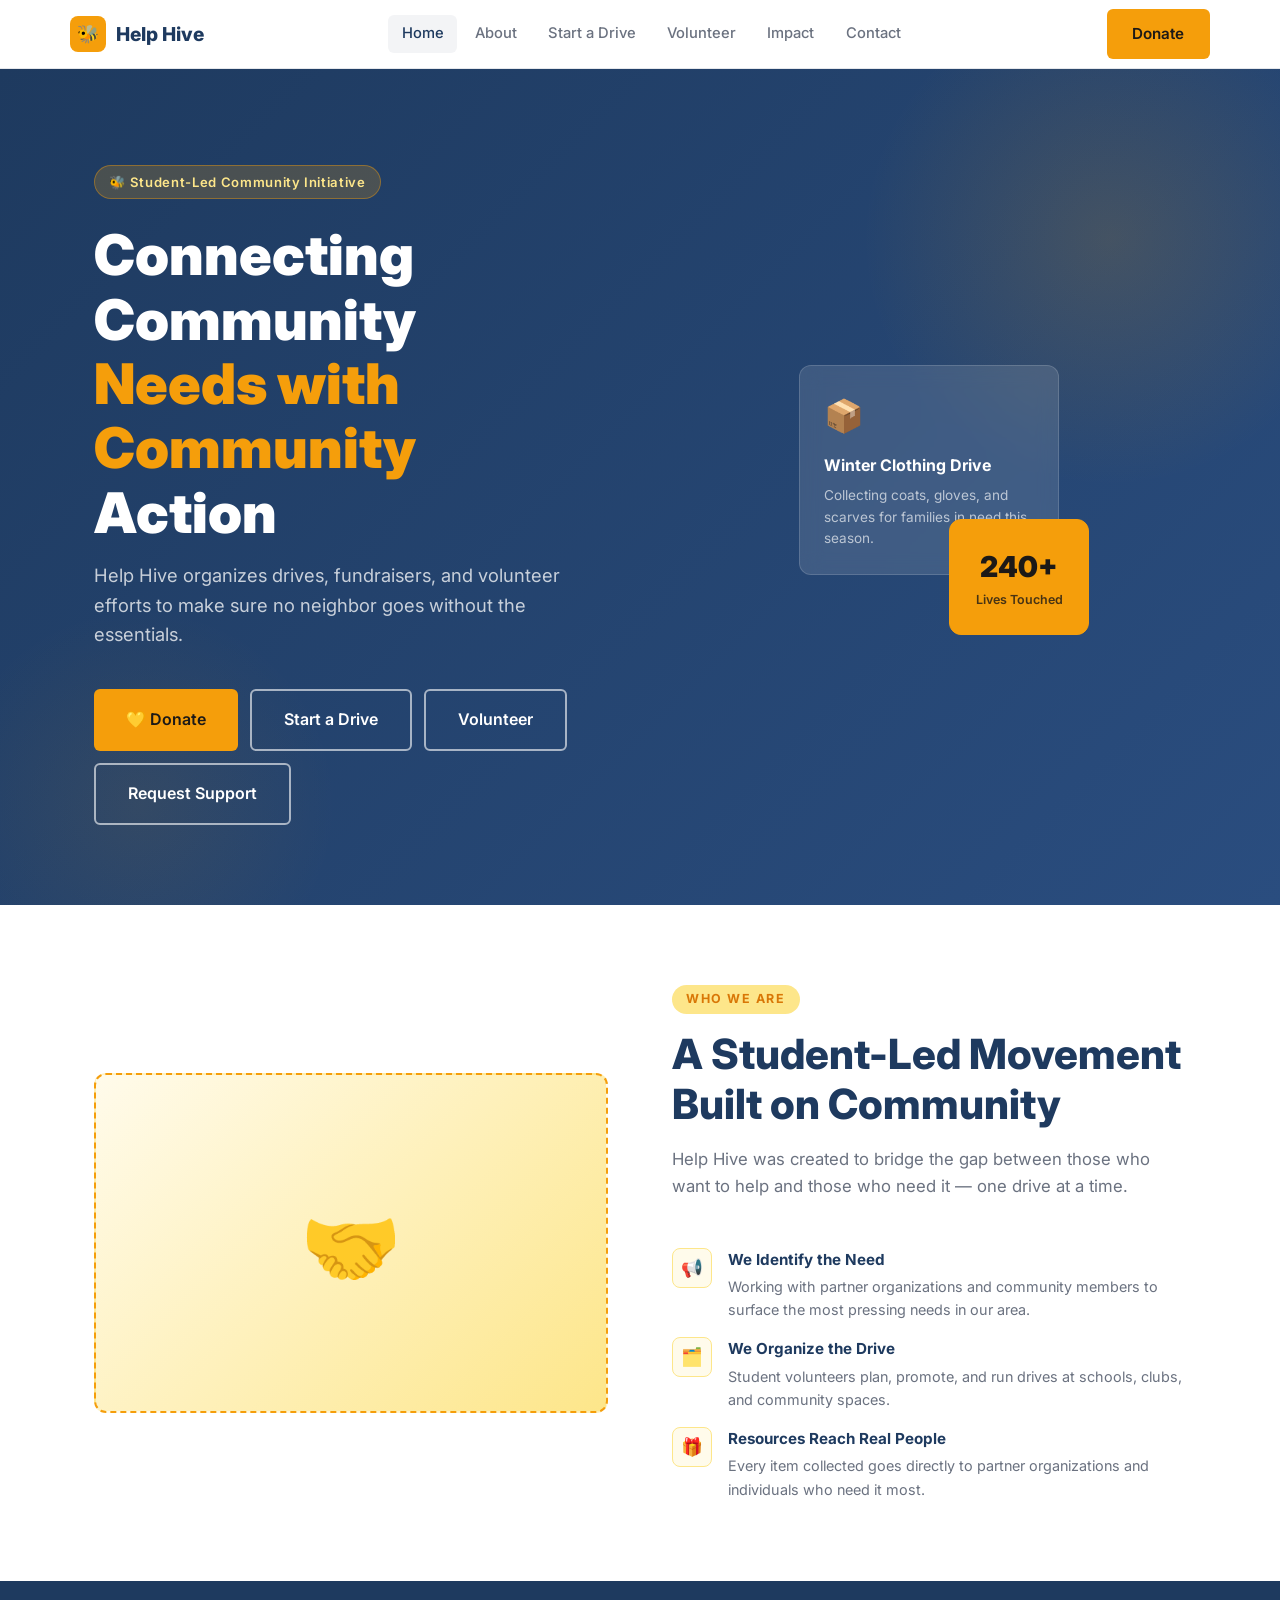
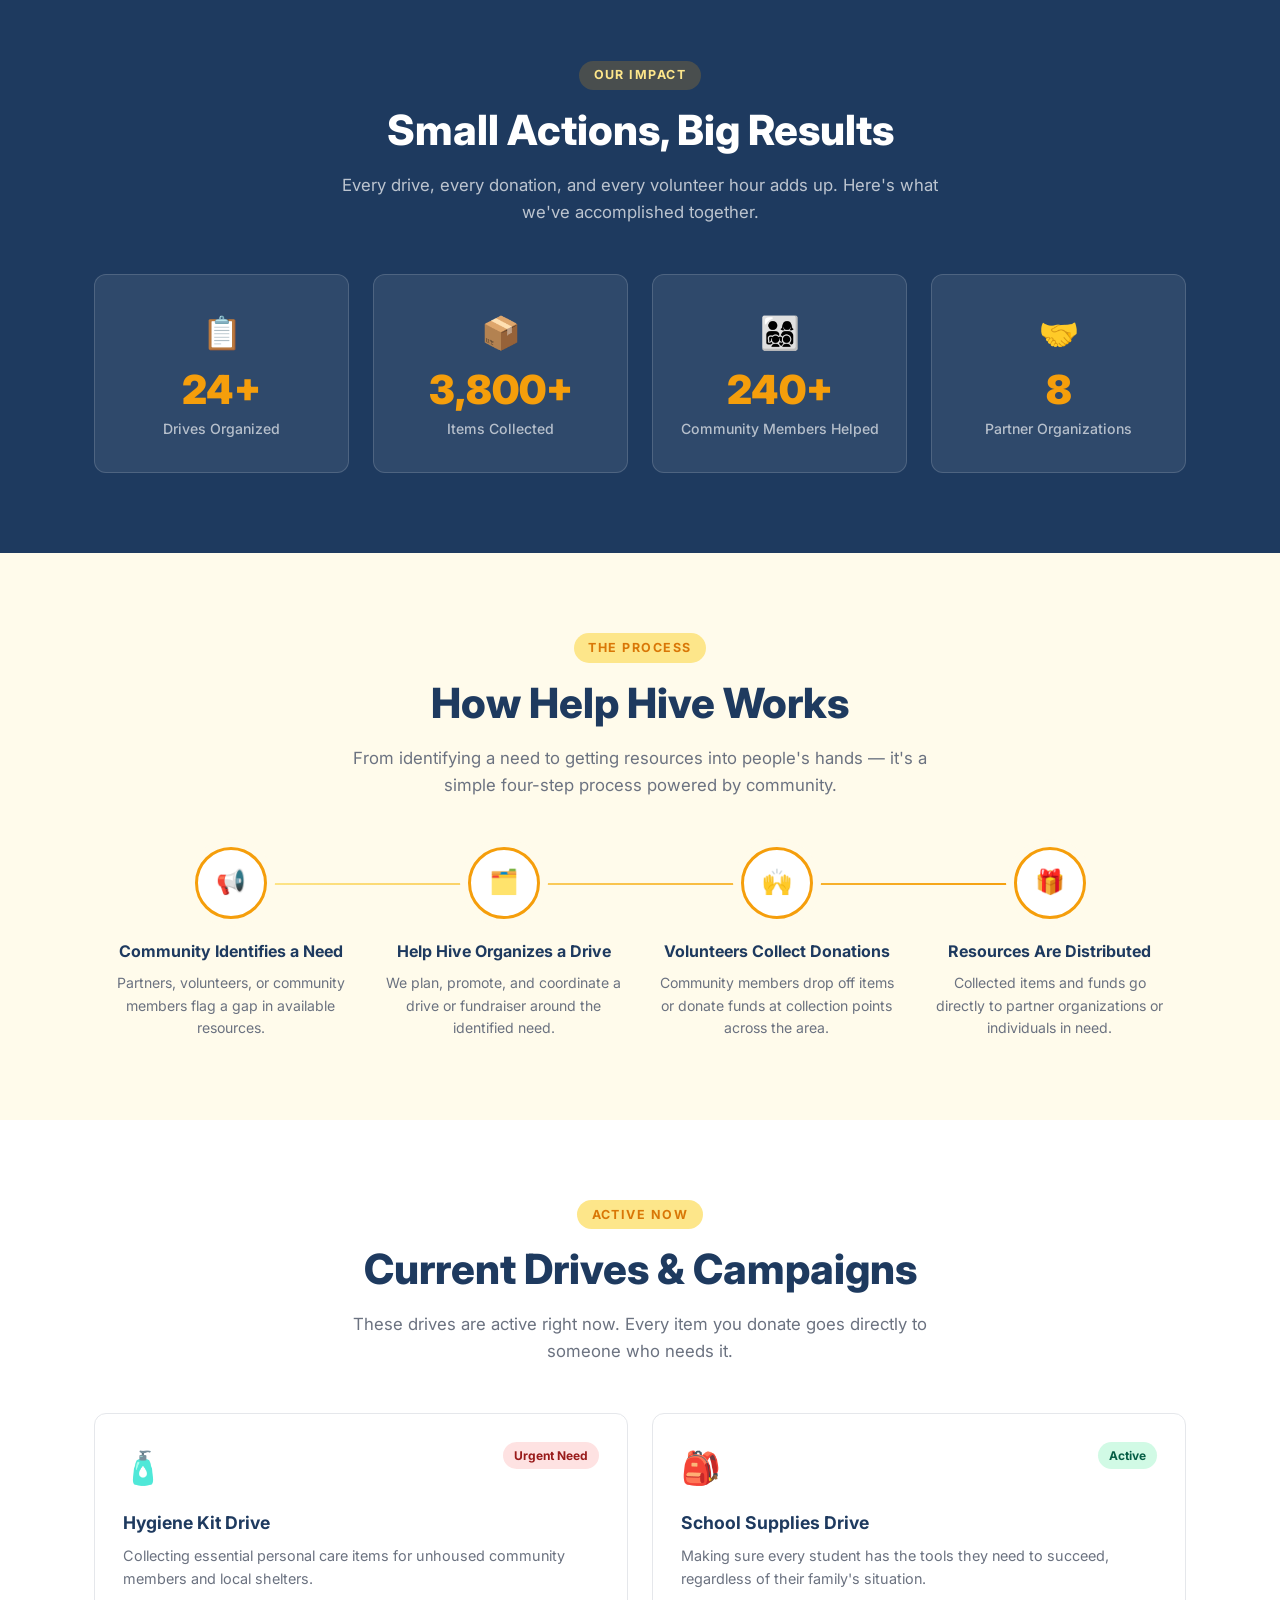
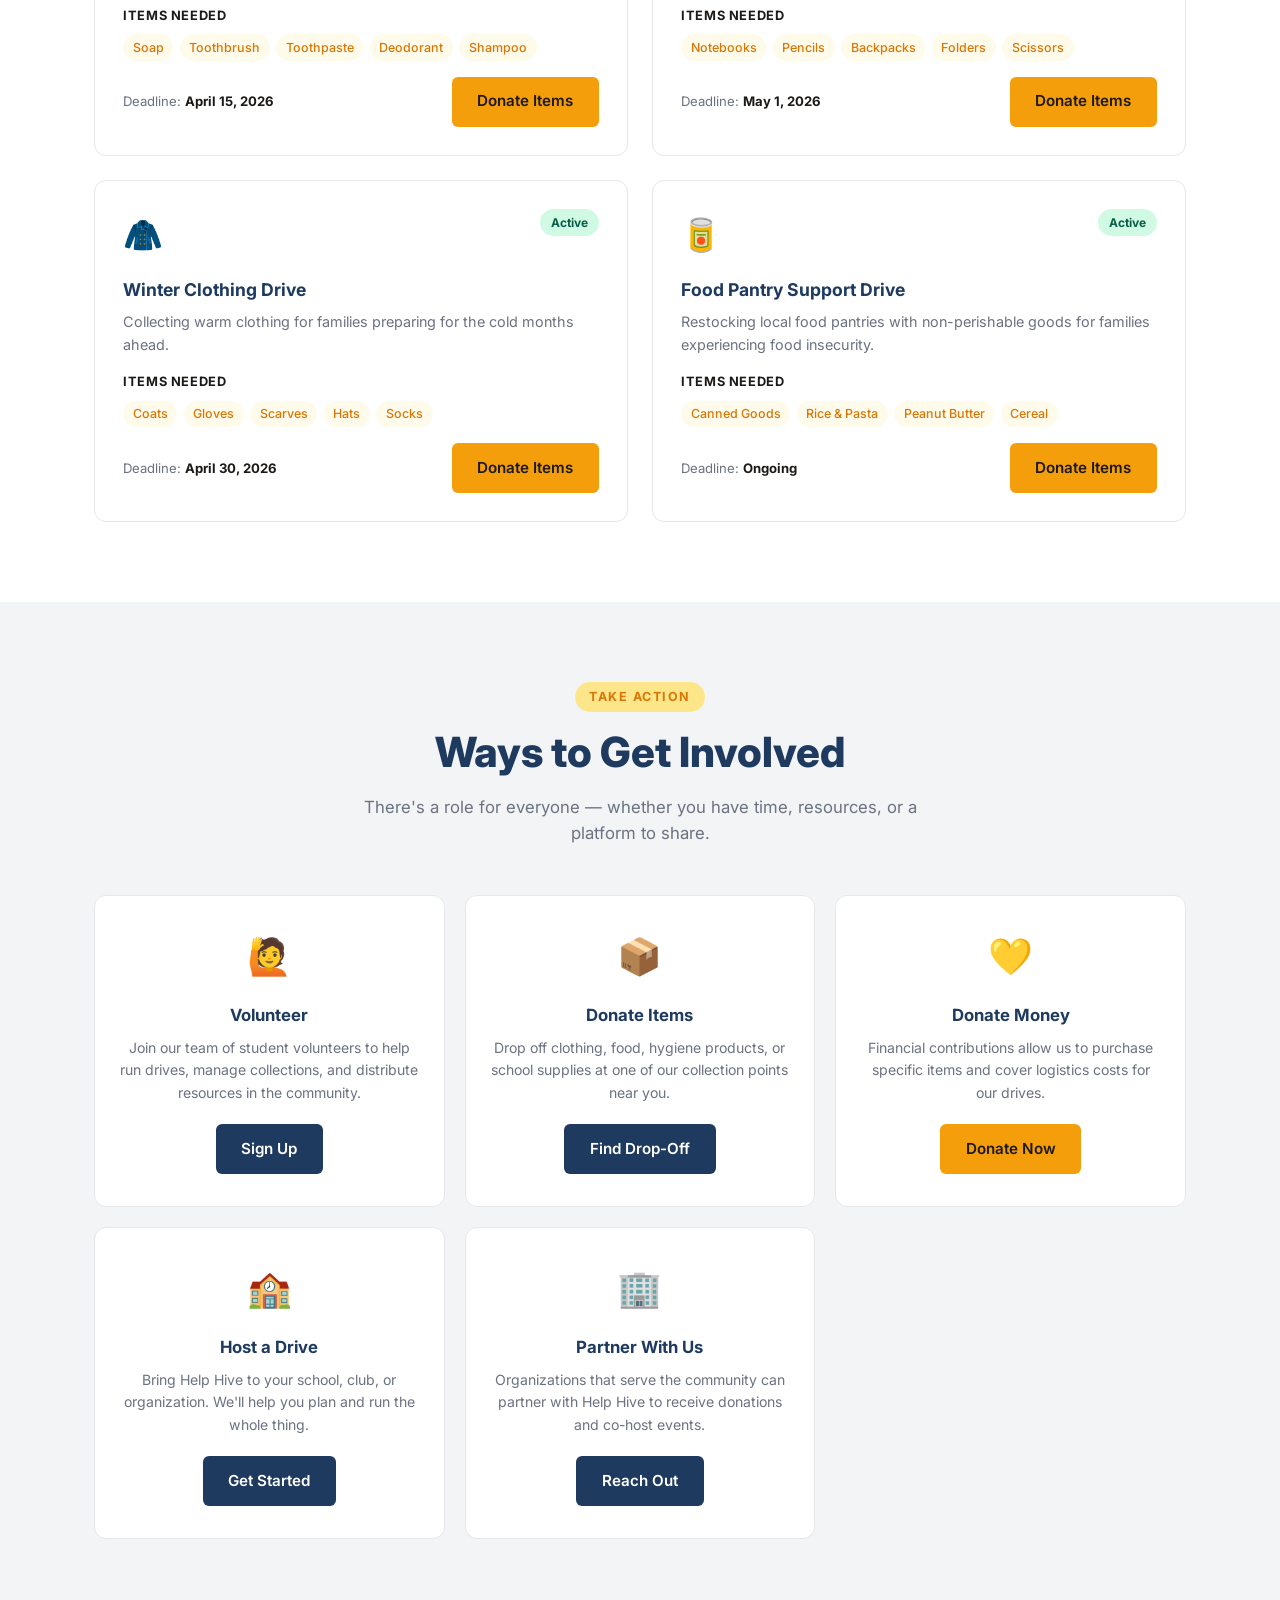
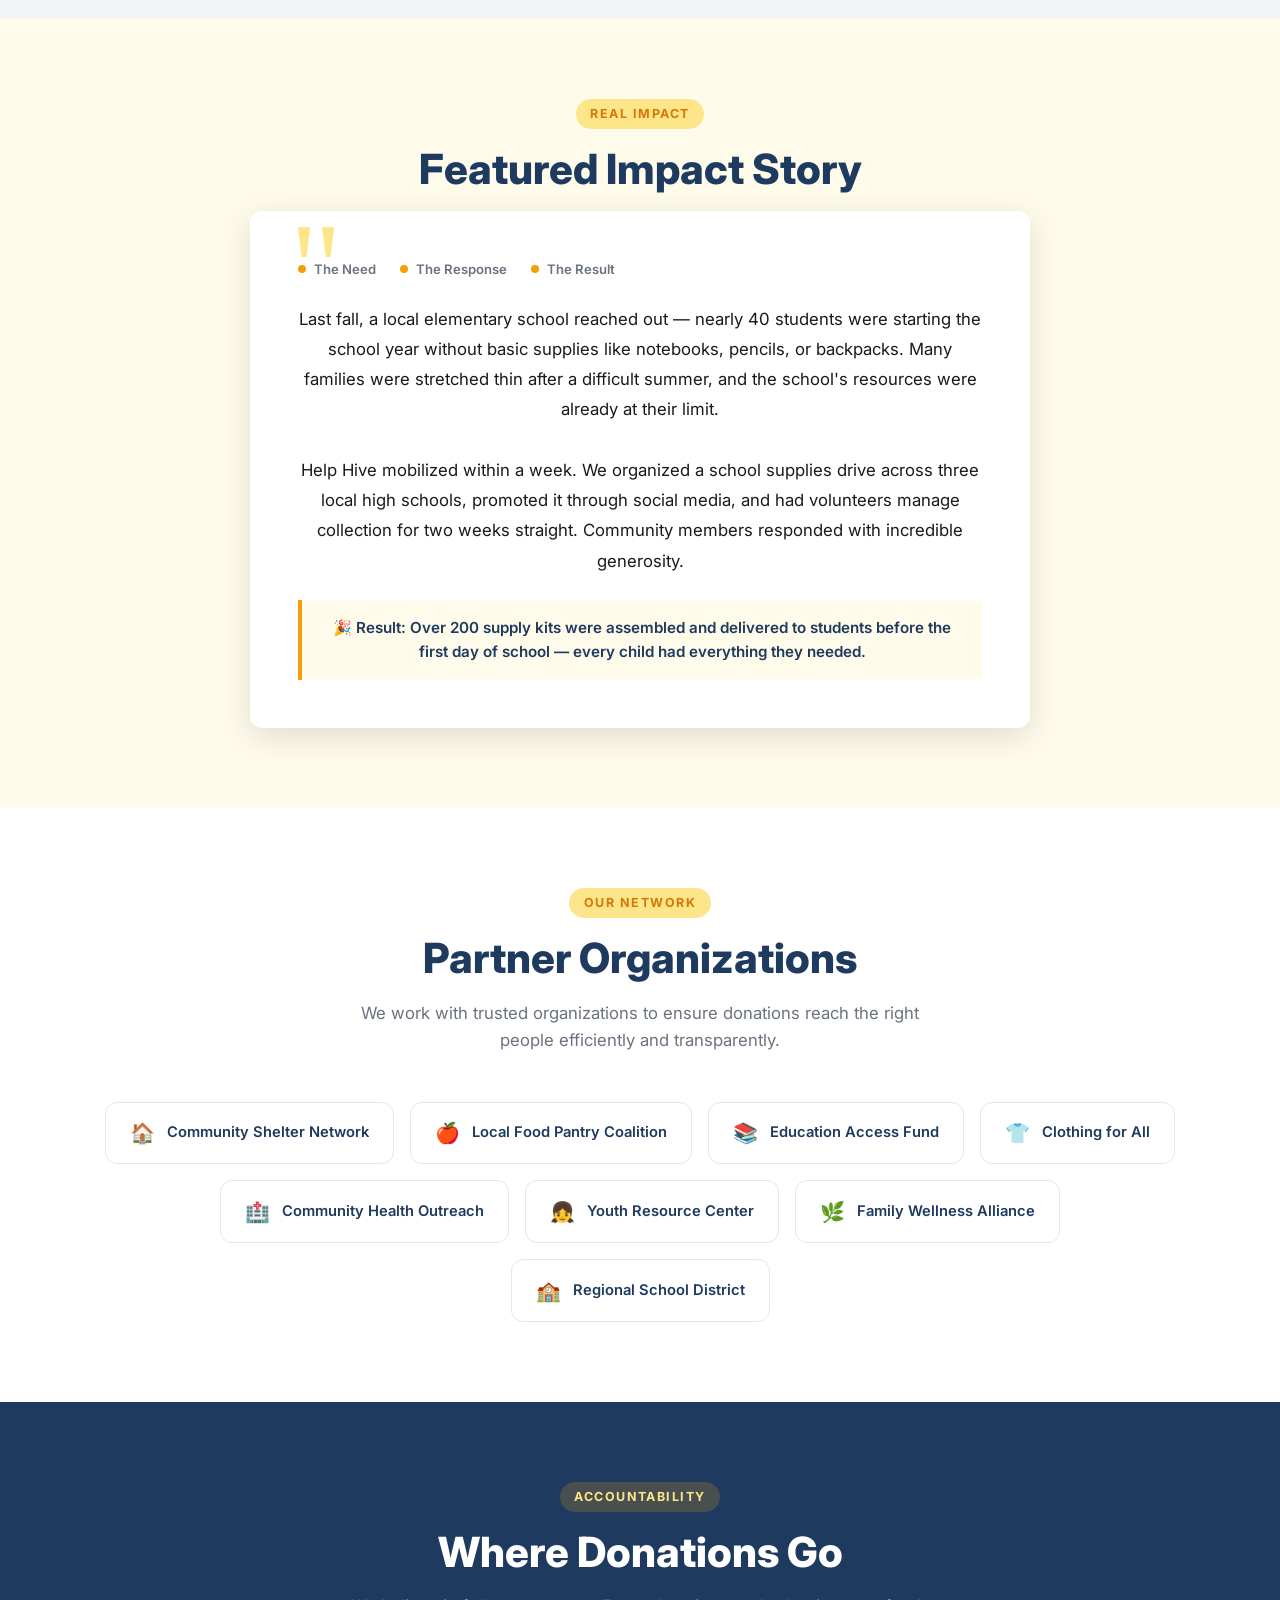
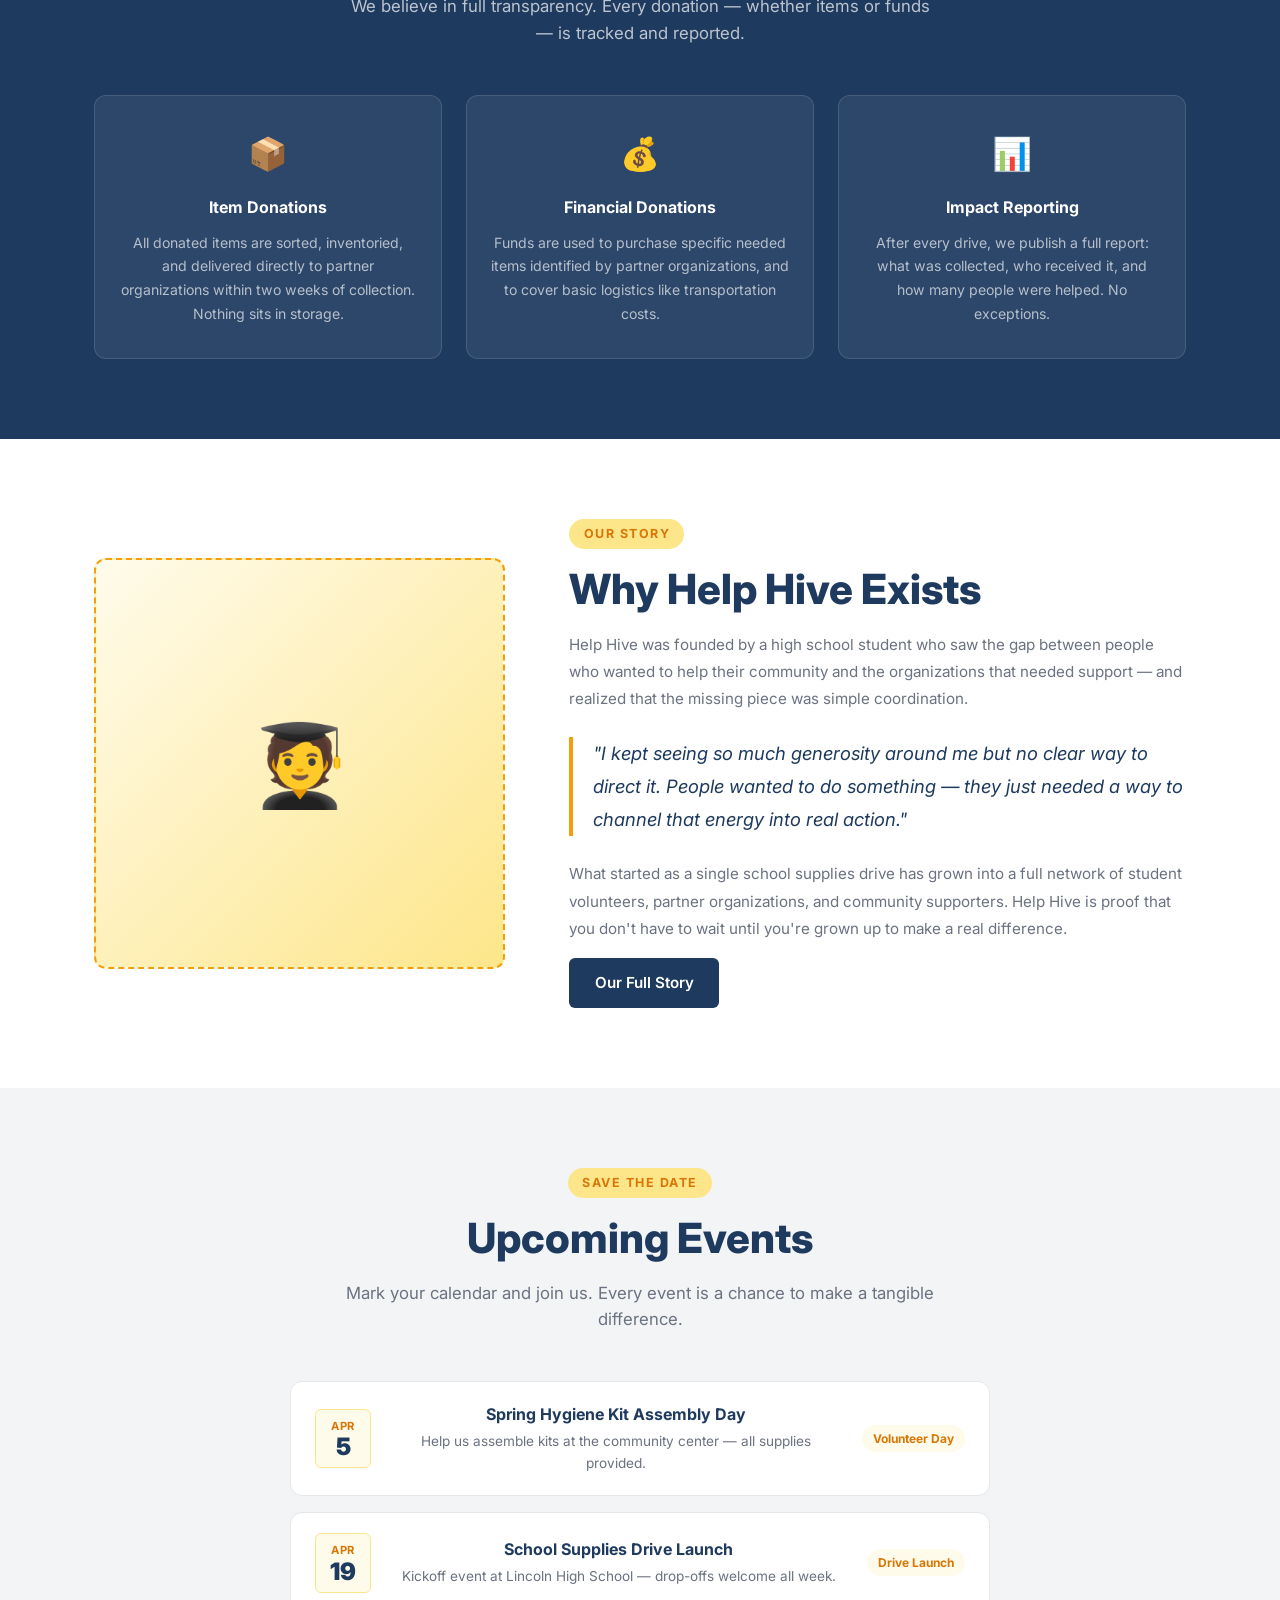
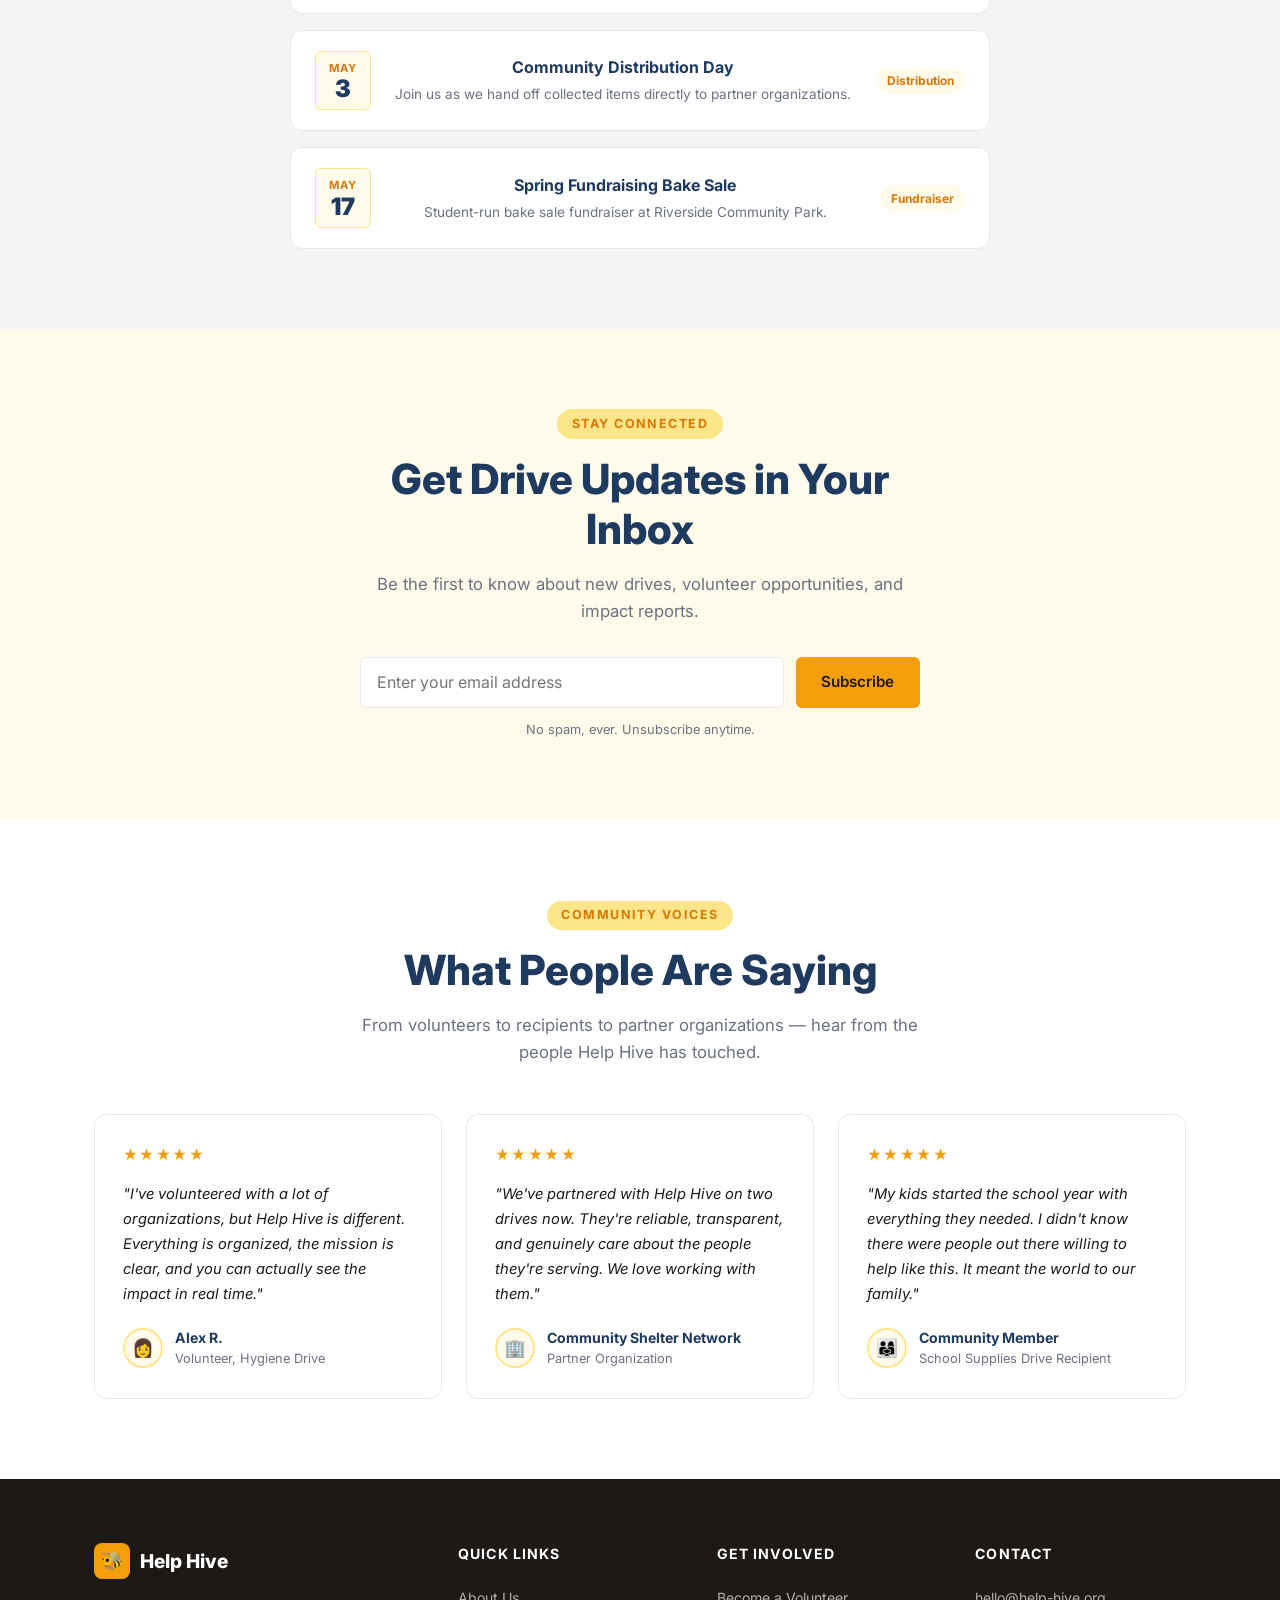
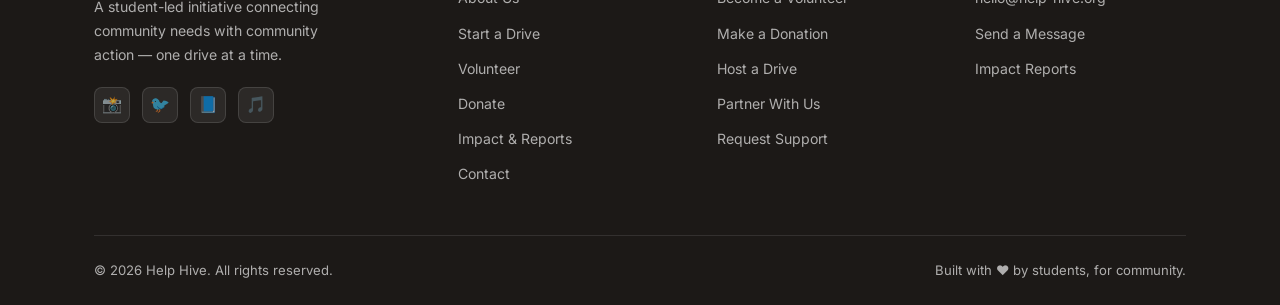
<file: index.html>
<!DOCTYPE html>
<html lang="en">
<head>
  <meta charset="UTF-8" />
  <meta name="viewport" content="width=device-width, initial-scale=1.0" />
  <title>Help Hive — Connecting Community Needs with Community Action</title>
  <meta name="description" content="Help Hive is a student-led initiative organizing drives and connecting people with the resources they need." />
  <link rel="preconnect" href="https://fonts.googleapis.com" />
  <link rel="preconnect" href="https://fonts.gstatic.com" crossorigin />
  <link href="https://fonts.googleapis.com/css2?family=Inter:wght@400;500;600;700;800;900&display=swap" rel="stylesheet" />
  <link rel="stylesheet" href="css/style.css" />
</head>
<body>

  <!-- ===== NAVIGATION ===== -->
  <nav class="nav">
    <div class="nav-inner">
      <a href="index.html" class="nav-logo">
        <div class="nav-logo-icon">🐝</div>
        Help Hive
      </a>
      <div class="nav-links">
        <a href="index.html">Home</a>
        <a href="about.html">About</a>
        <a href="start-a-drive.html">Start a Drive</a>
        <a href="volunteer.html">Volunteer</a>
        <a href="impact.html">Impact</a>
        <a href="contact.html">Contact</a>
      </div>
      <a href="donate.html" class="btn btn-primary nav-cta">Donate</a>
      <button class="nav-hamburger" id="nav-hamburger" aria-label="Menu">
        <span></span><span></span><span></span>
      </button>
    </div>
    <div class="nav-mobile" id="nav-mobile">
      <a href="index.html">Home</a>
      <a href="about.html">About</a>
      <a href="start-a-drive.html">Start a Drive</a>
      <a href="volunteer.html">Volunteer</a>
      <a href="impact.html">Impact</a>
      <a href="contact.html">Contact</a>
      <a href="donate.html" class="btn btn-primary">Donate Now</a>
    </div>
  </nav>

  <!-- ===== HERO ===== -->
  <section class="hero">
    <div class="container">
      <div class="hero-inner">
        <div class="hero-content">
          <div class="hero-badge">🐝 Student-Led Community Initiative</div>
          <h1>Connecting Community<br /><span>Needs with Community</span> Action</h1>
          <p class="hero-tagline">Help Hive organizes drives, fundraisers, and volunteer efforts to make sure no neighbor goes without the essentials.</p>
          <div class="hero-cta">
            <a href="donate.html" class="btn btn-primary btn-lg">💛 Donate</a>
            <a href="start-a-drive.html" class="btn btn-outline-white btn-lg">Start a Drive</a>
            <a href="volunteer.html" class="btn btn-outline-white btn-lg">Volunteer</a>
            <a href="contact.html" class="btn btn-outline-white btn-lg">Request Support</a>
          </div>
        </div>
        <div class="hero-visual">
          <div class="hero-card-stack">
            <div class="hero-card hero-card-main">
              <div class="card-icon">📦</div>
              <h3>Winter Clothing Drive</h3>
              <p>Collecting coats, gloves, and scarves for families in need this season.</p>
            </div>
            <div class="hero-card hero-card-stat">
              <div class="stat-num">240+</div>
              <div class="stat-label">Lives Touched</div>
            </div>
          </div>
        </div>
      </div>
    </div>
  </section>

  <!-- ===== ABOUT / QUICK EXPLANATION ===== -->
  <section class="section">
    <div class="container">
      <div class="about-grid">
        <div class="about-visual">🤝</div>
        <div>
          <span class="section-label">Who We Are</span>
          <h2 class="section-title">A Student-Led Movement Built on Community</h2>
          <p class="section-subtitle">Help Hive was created to bridge the gap between those who want to help and those who need it — one drive at a time.</p>
          <div class="about-points">
            <div class="about-point">
              <div class="about-point-icon">📢</div>
              <div class="about-point-text">
                <h4>We Identify the Need</h4>
                <p>Working with partner organizations and community members to surface the most pressing needs in our area.</p>
              </div>
            </div>
            <div class="about-point">
              <div class="about-point-icon">🗂️</div>
              <div class="about-point-text">
                <h4>We Organize the Drive</h4>
                <p>Student volunteers plan, promote, and run drives at schools, clubs, and community spaces.</p>
              </div>
            </div>
            <div class="about-point">
              <div class="about-point-icon">🎁</div>
              <div class="about-point-text">
                <h4>Resources Reach Real People</h4>
                <p>Every item collected goes directly to partner organizations and individuals who need it most.</p>
              </div>
            </div>
          </div>
        </div>
      </div>
    </div>
  </section>

  <!-- ===== IMPACT METRICS ===== -->
  <section class="section section-dark">
    <div class="container text-center">
      <span class="section-label">Our Impact</span>
      <h2 class="section-title">Small Actions, Big Results</h2>
      <p class="section-subtitle">Every drive, every donation, and every volunteer hour adds up. Here's what we've accomplished together.</p>
      <div class="metrics-grid">
        <div class="metric-card">
          <div class="metric-icon">📋</div>
          <div class="metric-num" data-target="24" data-suffix="+">0</div>
          <div class="metric-label">Drives Organized</div>
        </div>
        <div class="metric-card">
          <div class="metric-icon">📦</div>
          <div class="metric-num" data-target="3800" data-suffix="+">0</div>
          <div class="metric-label">Items Collected</div>
        </div>
        <div class="metric-card">
          <div class="metric-icon">👨‍👩‍👧‍👦</div>
          <div class="metric-num" data-target="240" data-suffix="+">0</div>
          <div class="metric-label">Community Members Helped</div>
        </div>
        <div class="metric-card">
          <div class="metric-icon">🤝</div>
          <div class="metric-num" data-target="8">0</div>
          <div class="metric-label">Partner Organizations</div>
        </div>
      </div>
    </div>
  </section>

  <!-- ===== HOW IT WORKS ===== -->
  <section class="section section-alt">
    <div class="container text-center">
      <span class="section-label">The Process</span>
      <h2 class="section-title">How Help Hive Works</h2>
      <p class="section-subtitle">From identifying a need to getting resources into people's hands — it's a simple four-step process powered by community.</p>
      <div class="steps-grid">
        <div class="step">
          <div class="step-num">📢</div>
          <h3>Community Identifies a Need</h3>
          <p>Partners, volunteers, or community members flag a gap in available resources.</p>
        </div>
        <div class="step">
          <div class="step-num">🗂️</div>
          <h3>Help Hive Organizes a Drive</h3>
          <p>We plan, promote, and coordinate a drive or fundraiser around the identified need.</p>
        </div>
        <div class="step">
          <div class="step-num">🙌</div>
          <h3>Volunteers Collect Donations</h3>
          <p>Community members drop off items or donate funds at collection points across the area.</p>
        </div>
        <div class="step">
          <div class="step-num">🎁</div>
          <h3>Resources Are Distributed</h3>
          <p>Collected items and funds go directly to partner organizations or individuals in need.</p>
        </div>
      </div>
    </div>
  </section>

  <!-- ===== CURRENT DRIVES ===== -->
  <section class="section">
    <div class="container">
      <div class="text-center">
        <span class="section-label">Active Now</span>
        <h2 class="section-title">Current Drives & Campaigns</h2>
        <p class="section-subtitle">These drives are active right now. Every item you donate goes directly to someone who needs it.</p>
      </div>
      <div class="drives-grid">
        <div class="drive-card">
          <div class="drive-header">
            <div class="drive-icon">🧴</div>
            <span class="drive-status urgent">Urgent Need</span>
          </div>
          <h3>Hygiene Kit Drive</h3>
          <p>Collecting essential personal care items for unhoused community members and local shelters.</p>
          <div class="drive-needs">
            <h4>Items Needed</h4>
            <div class="need-tags">
              <span class="need-tag">Soap</span>
              <span class="need-tag">Toothbrush</span>
              <span class="need-tag">Toothpaste</span>
              <span class="need-tag">Deodorant</span>
              <span class="need-tag">Shampoo</span>
            </div>
          </div>
          <div class="drive-footer">
            <span class="drive-deadline">Deadline: <strong>April 15, 2026</strong></span>
            <a href="donate.html" class="btn btn-primary">Donate Items</a>
          </div>
        </div>
        <div class="drive-card">
          <div class="drive-header">
            <div class="drive-icon">🎒</div>
            <span class="drive-status">Active</span>
          </div>
          <h3>School Supplies Drive</h3>
          <p>Making sure every student has the tools they need to succeed, regardless of their family's situation.</p>
          <div class="drive-needs">
            <h4>Items Needed</h4>
            <div class="need-tags">
              <span class="need-tag">Notebooks</span>
              <span class="need-tag">Pencils</span>
              <span class="need-tag">Backpacks</span>
              <span class="need-tag">Folders</span>
              <span class="need-tag">Scissors</span>
            </div>
          </div>
          <div class="drive-footer">
            <span class="drive-deadline">Deadline: <strong>May 1, 2026</strong></span>
            <a href="donate.html" class="btn btn-primary">Donate Items</a>
          </div>
        </div>
        <div class="drive-card">
          <div class="drive-header">
            <div class="drive-icon">🧥</div>
            <span class="drive-status">Active</span>
          </div>
          <h3>Winter Clothing Drive</h3>
          <p>Collecting warm clothing for families preparing for the cold months ahead.</p>
          <div class="drive-needs">
            <h4>Items Needed</h4>
            <div class="need-tags">
              <span class="need-tag">Coats</span>
              <span class="need-tag">Gloves</span>
              <span class="need-tag">Scarves</span>
              <span class="need-tag">Hats</span>
              <span class="need-tag">Socks</span>
            </div>
          </div>
          <div class="drive-footer">
            <span class="drive-deadline">Deadline: <strong>April 30, 2026</strong></span>
            <a href="donate.html" class="btn btn-primary">Donate Items</a>
          </div>
        </div>
        <div class="drive-card">
          <div class="drive-header">
            <div class="drive-icon">🥫</div>
            <span class="drive-status">Active</span>
          </div>
          <h3>Food Pantry Support Drive</h3>
          <p>Restocking local food pantries with non-perishable goods for families experiencing food insecurity.</p>
          <div class="drive-needs">
            <h4>Items Needed</h4>
            <div class="need-tags">
              <span class="need-tag">Canned Goods</span>
              <span class="need-tag">Rice & Pasta</span>
              <span class="need-tag">Peanut Butter</span>
              <span class="need-tag">Cereal</span>
            </div>
          </div>
          <div class="drive-footer">
            <span class="drive-deadline">Deadline: <strong>Ongoing</strong></span>
            <a href="donate.html" class="btn btn-primary">Donate Items</a>
          </div>
        </div>
      </div>
    </div>
  </section>

  <!-- ===== GET INVOLVED ===== -->
  <section class="section section-gray">
    <div class="container">
      <div class="text-center">
        <span class="section-label">Take Action</span>
        <h2 class="section-title">Ways to Get Involved</h2>
        <p class="section-subtitle">There's a role for everyone — whether you have time, resources, or a platform to share.</p>
      </div>
      <div class="involve-grid">
        <div class="involve-card">
          <div class="involve-icon">🙋</div>
          <h3>Volunteer</h3>
          <p>Join our team of student volunteers to help run drives, manage collections, and distribute resources in the community.</p>
          <a href="volunteer.html" class="btn btn-secondary">Sign Up</a>
        </div>
        <div class="involve-card">
          <div class="involve-icon">📦</div>
          <h3>Donate Items</h3>
          <p>Drop off clothing, food, hygiene products, or school supplies at one of our collection points near you.</p>
          <a href="donate.html" class="btn btn-secondary">Find Drop-Off</a>
        </div>
        <div class="involve-card">
          <div class="involve-icon">💛</div>
          <h3>Donate Money</h3>
          <p>Financial contributions allow us to purchase specific items and cover logistics costs for our drives.</p>
          <a href="donate.html" class="btn btn-primary">Donate Now</a>
        </div>
        <div class="involve-card">
          <div class="involve-icon">🏫</div>
          <h3>Host a Drive</h3>
          <p>Bring Help Hive to your school, club, or organization. We'll help you plan and run the whole thing.</p>
          <a href="start-a-drive.html" class="btn btn-secondary">Get Started</a>
        </div>
        <div class="involve-card">
          <div class="involve-icon">🏢</div>
          <h3>Partner With Us</h3>
          <p>Organizations that serve the community can partner with Help Hive to receive donations and co-host events.</p>
          <a href="contact.html" class="btn btn-secondary">Reach Out</a>
        </div>
      </div>
    </div>
  </section>

  <!-- ===== IMPACT STORY ===== -->
  <section class="section section-alt">
    <div class="container text-center">
      <span class="section-label">Real Impact</span>
      <h2 class="section-title">Featured Impact Story</h2>
      <div class="story-card">
        <div class="story-content">
          <div class="story-meta">
            <span class="story-step"><span class="story-step-dot"></span> The Need</span>
            <span class="story-step"><span class="story-step-dot"></span> The Response</span>
            <span class="story-step"><span class="story-step-dot"></span> The Result</span>
          </div>
          <p class="story-text">
            Last fall, a local elementary school reached out — nearly 40 students were starting the school year without basic supplies like notebooks, pencils, or backpacks. Many families were stretched thin after a difficult summer, and the school's resources were already at their limit.
            <br /><br />
            Help Hive mobilized within a week. We organized a school supplies drive across three local high schools, promoted it through social media, and had volunteers manage collection for two weeks straight. Community members responded with incredible generosity.
          </p>
          <div class="story-result">
            🎉 Result: Over 200 supply kits were assembled and delivered to students before the first day of school — every child had everything they needed.
          </div>
        </div>
      </div>
    </div>
  </section>

  <!-- ===== PARTNERS ===== -->
  <section class="section">
    <div class="container text-center">
      <span class="section-label">Our Network</span>
      <h2 class="section-title">Partner Organizations</h2>
      <p class="section-subtitle">We work with trusted organizations to ensure donations reach the right people efficiently and transparently.</p>
      <div class="partners-grid">
        <div class="partner-chip"><span class="partner-chip-icon">🏠</span> Community Shelter Network</div>
        <div class="partner-chip"><span class="partner-chip-icon">🍎</span> Local Food Pantry Coalition</div>
        <div class="partner-chip"><span class="partner-chip-icon">📚</span> Education Access Fund</div>
        <div class="partner-chip"><span class="partner-chip-icon">👕</span> Clothing for All</div>
        <div class="partner-chip"><span class="partner-chip-icon">🏥</span> Community Health Outreach</div>
        <div class="partner-chip"><span class="partner-chip-icon">👧</span> Youth Resource Center</div>
        <div class="partner-chip"><span class="partner-chip-icon">🌿</span> Family Wellness Alliance</div>
        <div class="partner-chip"><span class="partner-chip-icon">🏫</span> Regional School District</div>
      </div>
    </div>
  </section>

  <!-- ===== TRANSPARENCY ===== -->
  <section class="section section-dark">
    <div class="container text-center">
      <span class="section-label">Accountability</span>
      <h2 class="section-title">Where Donations Go</h2>
      <p class="section-subtitle">We believe in full transparency. Every donation — whether items or funds — is tracked and reported.</p>
      <div class="transparency-grid">
        <div class="transparency-card">
          <div class="t-icon">📦</div>
          <h3>Item Donations</h3>
          <p>All donated items are sorted, inventoried, and delivered directly to partner organizations within two weeks of collection. Nothing sits in storage.</p>
        </div>
        <div class="transparency-card">
          <div class="t-icon">💰</div>
          <h3>Financial Donations</h3>
          <p>Funds are used to purchase specific needed items identified by partner organizations, and to cover basic logistics like transportation costs.</p>
        </div>
        <div class="transparency-card">
          <div class="t-icon">📊</div>
          <h3>Impact Reporting</h3>
          <p>After every drive, we publish a full report: what was collected, who received it, and how many people were helped. No exceptions.</p>
        </div>
      </div>
    </div>
  </section>

  <!-- ===== FOUNDER ===== -->
  <section class="section">
    <div class="container">
      <div class="founder-grid">
        <div class="founder-photo">🧑‍🎓</div>
        <div class="founder-text">
          <span class="section-label">Our Story</span>
          <h2 class="section-title">Why Help Hive Exists</h2>
          <p>Help Hive was founded by a high school student who saw the gap between people who wanted to help their community and the organizations that needed support — and realized that the missing piece was simple coordination.</p>
          <blockquote>"I kept seeing so much generosity around me but no clear way to direct it. People wanted to do something — they just needed a way to channel that energy into real action."</blockquote>
          <p>What started as a single school supplies drive has grown into a full network of student volunteers, partner organizations, and community supporters. Help Hive is proof that you don't have to wait until you're grown up to make a real difference.</p>
          <a href="about.html" class="btn btn-secondary">Our Full Story</a>
        </div>
      </div>
    </div>
  </section>

  <!-- ===== UPCOMING EVENTS ===== -->
  <section class="section section-gray">
    <div class="container text-center">
      <span class="section-label">Save the Date</span>
      <h2 class="section-title">Upcoming Events</h2>
      <p class="section-subtitle">Mark your calendar and join us. Every event is a chance to make a tangible difference.</p>
      <div class="events-list">
        <div class="event-item">
          <div class="event-date"><div class="e-month">APR</div><div class="e-day">5</div></div>
          <div class="event-info">
            <h3>Spring Hygiene Kit Assembly Day</h3>
            <p>Help us assemble kits at the community center — all supplies provided.</p>
          </div>
          <span class="event-type">Volunteer Day</span>
        </div>
        <div class="event-item">
          <div class="event-date"><div class="e-month">APR</div><div class="e-day">19</div></div>
          <div class="event-info">
            <h3>School Supplies Drive Launch</h3>
            <p>Kickoff event at Lincoln High School — drop-offs welcome all week.</p>
          </div>
          <span class="event-type">Drive Launch</span>
        </div>
        <div class="event-item">
          <div class="event-date"><div class="e-month">MAY</div><div class="e-day">3</div></div>
          <div class="event-info">
            <h3>Community Distribution Day</h3>
            <p>Join us as we hand off collected items directly to partner organizations.</p>
          </div>
          <span class="event-type">Distribution</span>
        </div>
        <div class="event-item">
          <div class="event-date"><div class="e-month">MAY</div><div class="e-day">17</div></div>
          <div class="event-info">
            <h3>Spring Fundraising Bake Sale</h3>
            <p>Student-run bake sale fundraiser at Riverside Community Park.</p>
          </div>
          <span class="event-type">Fundraiser</span>
        </div>
      </div>
    </div>
  </section>

  <!-- ===== NEWSLETTER ===== -->
  <section class="section section-alt">
    <div class="container">
      <div class="newsletter-box">
        <span class="section-label">Stay Connected</span>
        <h2 class="section-title">Get Drive Updates in Your Inbox</h2>
        <p class="section-subtitle" style="margin-bottom:0">Be the first to know about new drives, volunteer opportunities, and impact reports.</p>
        <form class="newsletter-form" data-placeholder>
          <input type="email" placeholder="Enter your email address" required />
          <button type="submit" class="btn btn-primary">Subscribe</button>
          <div class="form-success" style="display:none; color: #065F46; font-weight:600; font-size:0.9rem; margin-top:0.75rem; background:#D1FAE5; padding:0.75rem 1rem; border-radius:6px;">
            ✅ You're on the list! We'll keep you in the loop.
          </div>
        </form>
        <p class="newsletter-note">No spam, ever. Unsubscribe anytime.</p>
      </div>
    </div>
  </section>

  <!-- ===== SOCIAL PROOF / QUOTES ===== -->
  <section class="section">
    <div class="container">
      <div class="text-center">
        <span class="section-label">Community Voices</span>
        <h2 class="section-title">What People Are Saying</h2>
        <p class="section-subtitle">From volunteers to recipients to partner organizations — hear from the people Help Hive has touched.</p>
      </div>
      <div class="quotes-grid">
        <div class="quote-card">
          <div class="quote-stars">★★★★★</div>
          <p class="quote-text">"I've volunteered with a lot of organizations, but Help Hive is different. Everything is organized, the mission is clear, and you can actually see the impact in real time."</p>
          <div class="quote-author">
            <div class="quote-avatar">👩</div>
            <div>
              <div class="quote-name">Alex R.</div>
              <div class="quote-role">Volunteer, Hygiene Drive</div>
            </div>
          </div>
        </div>
        <div class="quote-card">
          <div class="quote-stars">★★★★★</div>
          <p class="quote-text">"We've partnered with Help Hive on two drives now. They're reliable, transparent, and genuinely care about the people they're serving. We love working with them."</p>
          <div class="quote-author">
            <div class="quote-avatar">🏢</div>
            <div>
              <div class="quote-name">Community Shelter Network</div>
              <div class="quote-role">Partner Organization</div>
            </div>
          </div>
        </div>
        <div class="quote-card">
          <div class="quote-stars">★★★★★</div>
          <p class="quote-text">"My kids started the school year with everything they needed. I didn't know there were people out there willing to help like this. It meant the world to our family."</p>
          <div class="quote-author">
            <div class="quote-avatar">👨‍👩‍👧</div>
            <div>
              <div class="quote-name">Community Member</div>
              <div class="quote-role">School Supplies Drive Recipient</div>
            </div>
          </div>
        </div>
      </div>
    </div>
  </section>

  <!-- ===== FOOTER ===== -->
  <footer class="footer">
    <div class="container">
      <div class="footer-grid">
        <div class="footer-brand">
          <a href="index.html" class="nav-logo">
            <div class="nav-logo-icon">🐝</div>
            Help Hive
          </a>
          <p>A student-led initiative connecting community needs with community action — one drive at a time.</p>
          <div class="footer-social">
            <a href="#" title="Instagram">📸</a>
            <a href="#" title="Twitter/X">🐦</a>
            <a href="#" title="Facebook">📘</a>
            <a href="#" title="TikTok">🎵</a>
          </div>
        </div>
        <div class="footer-col">
          <h4>Quick Links</h4>
          <ul>
            <li><a href="about.html">About Us</a></li>
            <li><a href="start-a-drive.html">Start a Drive</a></li>
            <li><a href="volunteer.html">Volunteer</a></li>
            <li><a href="donate.html">Donate</a></li>
            <li><a href="impact.html">Impact & Reports</a></li>
            <li><a href="contact.html">Contact</a></li>
          </ul>
        </div>
        <div class="footer-col">
          <h4>Get Involved</h4>
          <ul>
            <li><a href="volunteer.html">Become a Volunteer</a></li>
            <li><a href="donate.html">Make a Donation</a></li>
            <li><a href="start-a-drive.html">Host a Drive</a></li>
            <li><a href="contact.html">Partner With Us</a></li>
            <li><a href="contact.html">Request Support</a></li>
          </ul>
        </div>
        <div class="footer-col">
          <h4>Contact</h4>
          <ul>
            <li><a href="mailto:hello@help-hive.org">hello@help-hive.org</a></li>
            <li><a href="contact.html">Send a Message</a></li>
            <li><a href="impact.html">Impact Reports</a></li>
          </ul>
        </div>
      </div>
      <div class="footer-bottom">
        <span>© 2026 Help Hive. All rights reserved.</span>
        <span>Built with ❤️ by students, for community.</span>
      </div>
    </div>
  </footer>

  <script src="js/main.js"></script>
</body>
</html>
</file>
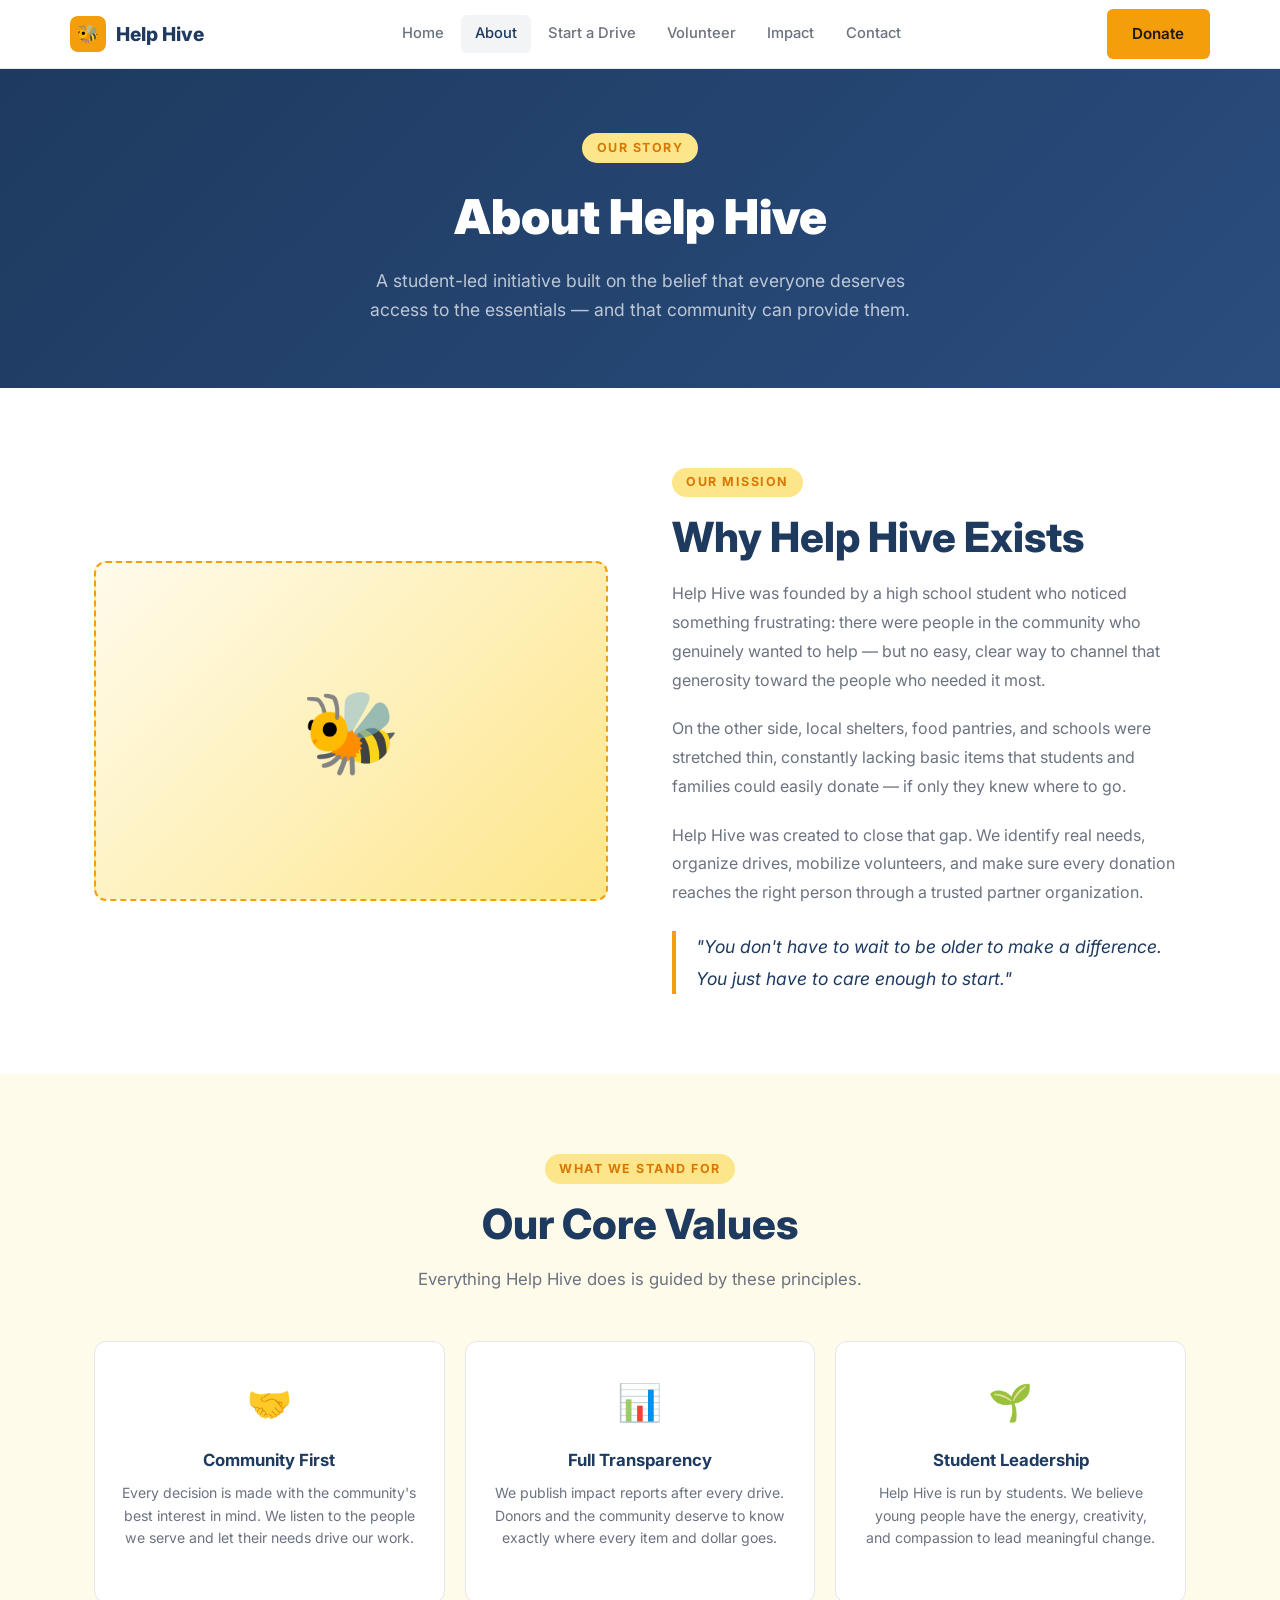
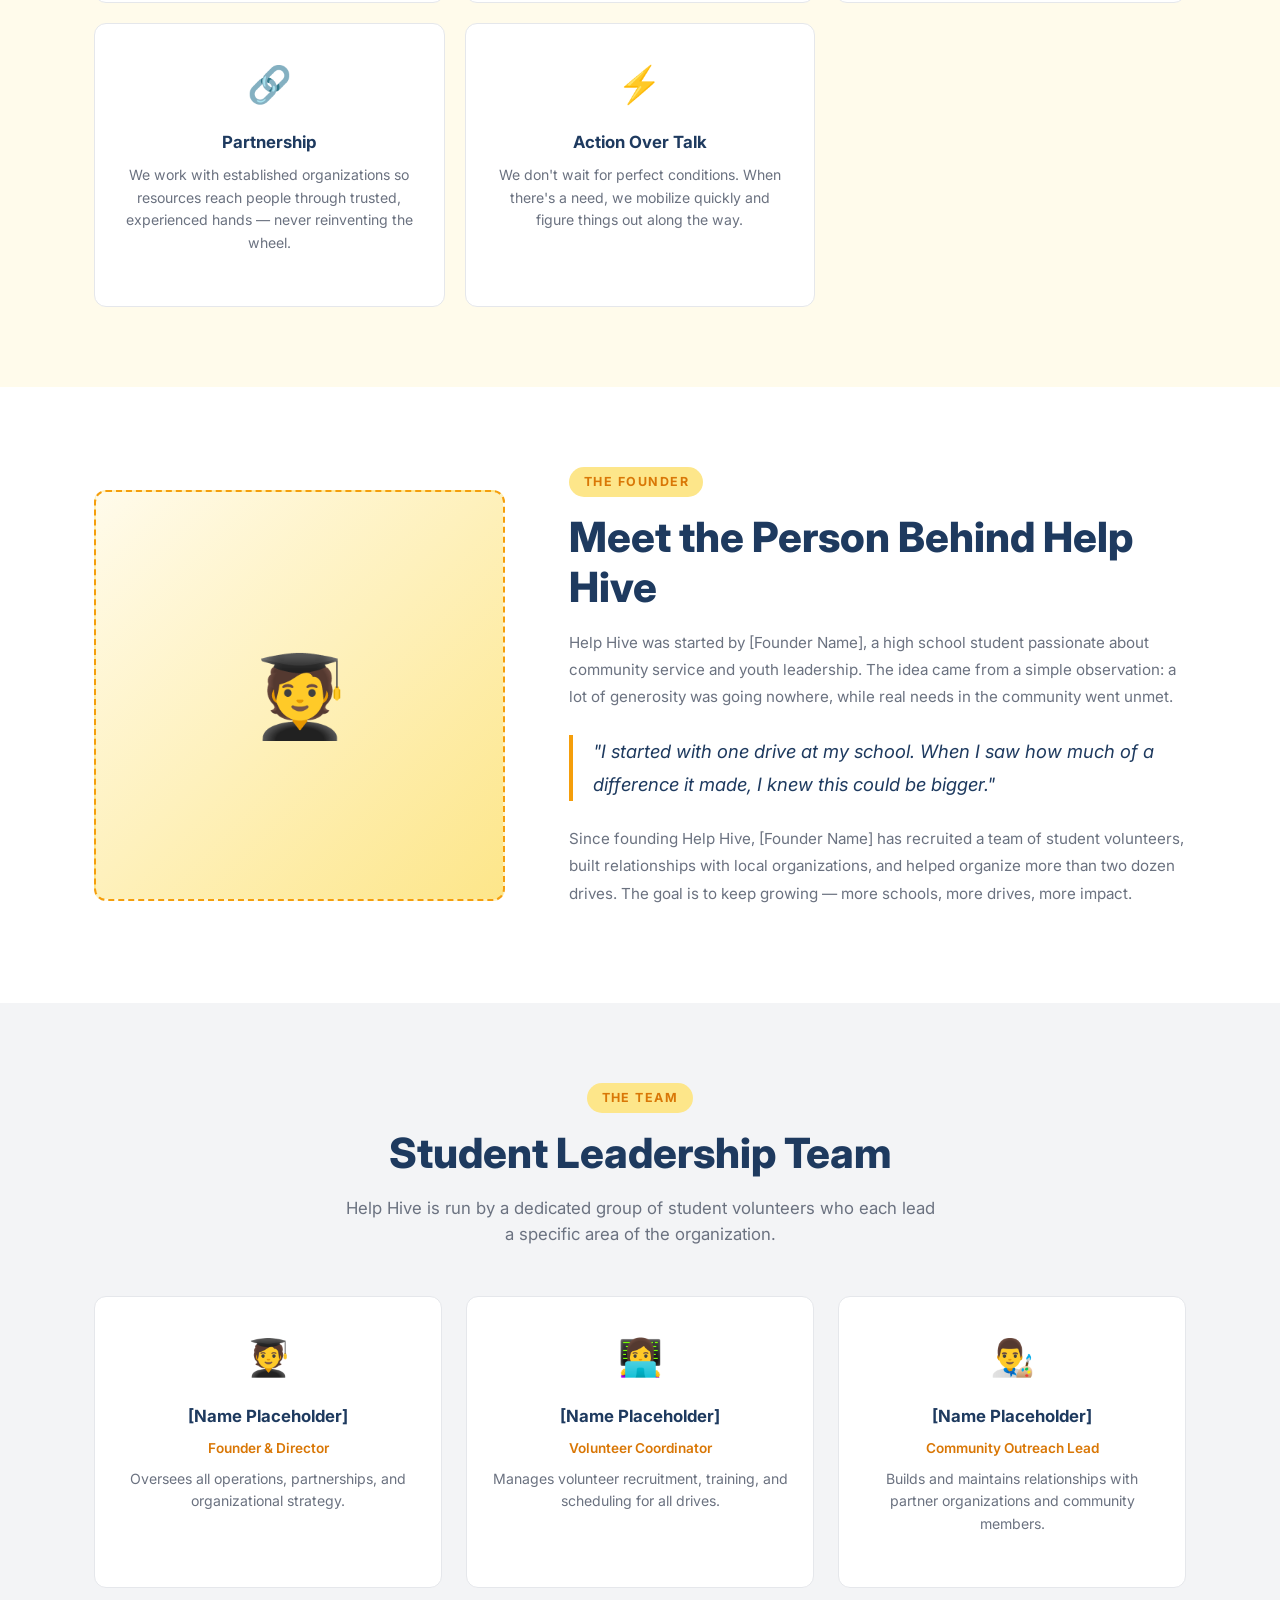
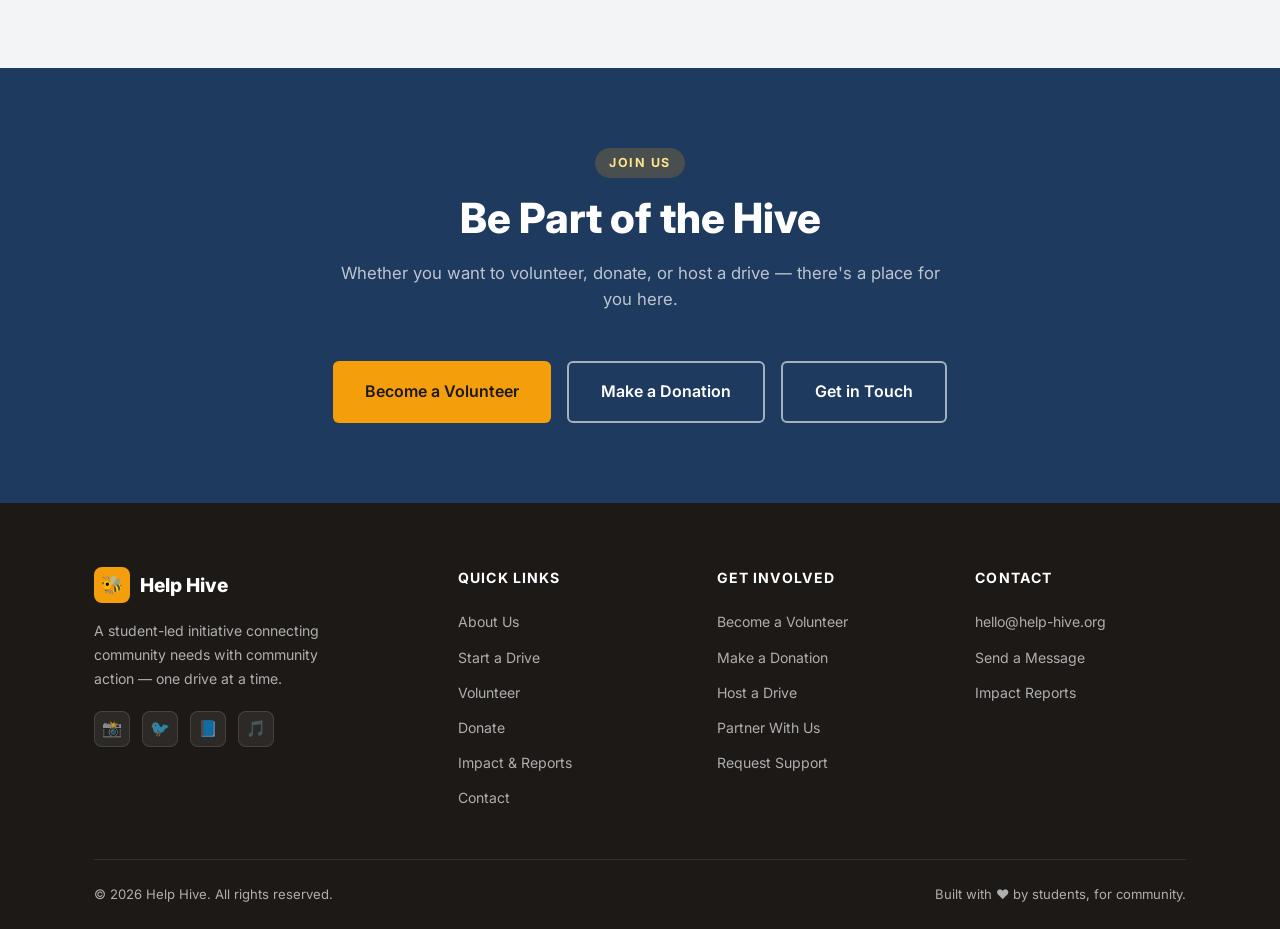
<file: about.html>
<!DOCTYPE html>
<html lang="en">
<head>
  <meta charset="UTF-8" />
  <meta name="viewport" content="width=device-width, initial-scale=1.0" />
  <title>About — Help Hive</title>
  <meta name="description" content="Learn about Help Hive, a student-led community initiative organizing drives and connecting people with resources." />
  <link rel="preconnect" href="https://fonts.googleapis.com" />
  <link rel="preconnect" href="https://fonts.gstatic.com" crossorigin />
  <link href="https://fonts.googleapis.com/css2?family=Inter:wght@400;500;600;700;800;900&display=swap" rel="stylesheet" />
  <link rel="stylesheet" href="css/style.css" />
</head>
<body>

  <!-- NAV -->
  <nav class="nav">
    <div class="nav-inner">
      <a href="index.html" class="nav-logo">
        <div class="nav-logo-icon">🐝</div>
        Help Hive
      </a>
      <div class="nav-links">
        <a href="index.html">Home</a>
        <a href="about.html">About</a>
        <a href="start-a-drive.html">Start a Drive</a>
        <a href="volunteer.html">Volunteer</a>
        <a href="impact.html">Impact</a>
        <a href="contact.html">Contact</a>
      </div>
      <a href="donate.html" class="btn btn-primary nav-cta">Donate</a>
      <button class="nav-hamburger" id="nav-hamburger" aria-label="Menu">
        <span></span><span></span><span></span>
      </button>
    </div>
    <div class="nav-mobile" id="nav-mobile">
      <a href="index.html">Home</a>
      <a href="about.html">About</a>
      <a href="start-a-drive.html">Start a Drive</a>
      <a href="volunteer.html">Volunteer</a>
      <a href="impact.html">Impact</a>
      <a href="contact.html">Contact</a>
      <a href="donate.html" class="btn btn-primary">Donate Now</a>
    </div>
  </nav>

  <!-- PAGE HERO -->
  <section class="page-hero">
    <div class="container">
      <span class="section-label">Our Story</span>
      <h1>About Help Hive</h1>
      <p>A student-led initiative built on the belief that everyone deserves access to the essentials — and that community can provide them.</p>
    </div>
  </section>

  <!-- MISSION -->
  <section class="section">
    <div class="container">
      <div class="about-grid">
        <div class="about-visual">🐝</div>
        <div>
          <span class="section-label">Our Mission</span>
          <h2 class="section-title">Why Help Hive Exists</h2>
          <p style="color: var(--gray); font-size: 1rem; line-height: 1.8; margin-bottom: 1.25rem;">
            Help Hive was founded by a high school student who noticed something frustrating: there were people in the community who genuinely wanted to help — but no easy, clear way to channel that generosity toward the people who needed it most.
          </p>
          <p style="color: var(--gray); font-size: 1rem; line-height: 1.8; margin-bottom: 1.25rem;">
            On the other side, local shelters, food pantries, and schools were stretched thin, constantly lacking basic items that students and families could easily donate — if only they knew where to go.
          </p>
          <p style="color: var(--gray); font-size: 1rem; line-height: 1.8; margin-bottom: 1.5rem;">
            Help Hive was created to close that gap. We identify real needs, organize drives, mobilize volunteers, and make sure every donation reaches the right person through a trusted partner organization.
          </p>
          <blockquote style="font-size:1.1rem; color: var(--navy); font-style:italic; border-left: 4px solid var(--amber); padding-left: 1.25rem; line-height: 1.8;">
            "You don't have to wait to be older to make a difference. You just have to care enough to start."
          </blockquote>
        </div>
      </div>
    </div>
  </section>

  <!-- VALUES -->
  <section class="section section-alt">
    <div class="container text-center">
      <span class="section-label">What We Stand For</span>
      <h2 class="section-title">Our Core Values</h2>
      <p class="section-subtitle">Everything Help Hive does is guided by these principles.</p>
      <div class="involve-grid">
        <div class="involve-card">
          <div class="involve-icon">🤝</div>
          <h3>Community First</h3>
          <p>Every decision is made with the community's best interest in mind. We listen to the people we serve and let their needs drive our work.</p>
        </div>
        <div class="involve-card">
          <div class="involve-icon">📊</div>
          <h3>Full Transparency</h3>
          <p>We publish impact reports after every drive. Donors and the community deserve to know exactly where every item and dollar goes.</p>
        </div>
        <div class="involve-card">
          <div class="involve-icon">🌱</div>
          <h3>Student Leadership</h3>
          <p>Help Hive is run by students. We believe young people have the energy, creativity, and compassion to lead meaningful change.</p>
        </div>
        <div class="involve-card">
          <div class="involve-icon">🔗</div>
          <h3>Partnership</h3>
          <p>We work with established organizations so resources reach people through trusted, experienced hands — never reinventing the wheel.</p>
        </div>
        <div class="involve-card">
          <div class="involve-icon">⚡</div>
          <h3>Action Over Talk</h3>
          <p>We don't wait for perfect conditions. When there's a need, we mobilize quickly and figure things out along the way.</p>
        </div>
      </div>
    </div>
  </section>

  <!-- FOUNDER -->
  <section class="section">
    <div class="container">
      <div class="founder-grid">
        <div class="founder-photo">🧑‍🎓</div>
        <div class="founder-text">
          <span class="section-label">The Founder</span>
          <h2 class="section-title">Meet the Person Behind Help Hive</h2>
          <p>
            Help Hive was started by [Founder Name], a high school student passionate about community service and youth leadership. The idea came from a simple observation: a lot of generosity was going nowhere, while real needs in the community went unmet.
          </p>
          <blockquote>
            "I started with one drive at my school. When I saw how much of a difference it made, I knew this could be bigger."
          </blockquote>
          <p>
            Since founding Help Hive, [Founder Name] has recruited a team of student volunteers, built relationships with local organizations, and helped organize more than two dozen drives. The goal is to keep growing — more schools, more drives, more impact.
          </p>
        </div>
      </div>
    </div>
  </section>

  <!-- TEAM -->
  <section class="section section-gray">
    <div class="container text-center">
      <span class="section-label">The Team</span>
      <h2 class="section-title">Student Leadership Team</h2>
      <p class="section-subtitle">Help Hive is run by a dedicated group of student volunteers who each lead a specific area of the organization.</p>
      <div class="grid-3" style="margin-top: 2rem;">
        <div class="involve-card">
          <div class="involve-icon">🧑‍🎓</div>
          <h3>[Name Placeholder]</h3>
          <p style="color: var(--amber-dark); font-weight: 600; font-size:0.85rem; margin-bottom:0.5rem;">Founder & Director</p>
          <p>Oversees all operations, partnerships, and organizational strategy.</p>
        </div>
        <div class="involve-card">
          <div class="involve-icon">👩‍💻</div>
          <h3>[Name Placeholder]</h3>
          <p style="color: var(--amber-dark); font-weight: 600; font-size:0.85rem; margin-bottom:0.5rem;">Volunteer Coordinator</p>
          <p>Manages volunteer recruitment, training, and scheduling for all drives.</p>
        </div>
        <div class="involve-card">
          <div class="involve-icon">👨‍🎨</div>
          <h3>[Name Placeholder]</h3>
          <p style="color: var(--amber-dark); font-weight: 600; font-size:0.85rem; margin-bottom:0.5rem;">Community Outreach Lead</p>
          <p>Builds and maintains relationships with partner organizations and community members.</p>
        </div>
      </div>
    </div>
  </section>

  <!-- CTA -->
  <section class="section section-dark text-center">
    <div class="container">
      <span class="section-label">Join Us</span>
      <h2 class="section-title">Be Part of the Hive</h2>
      <p class="section-subtitle">Whether you want to volunteer, donate, or host a drive — there's a place for you here.</p>
      <div style="display:flex; gap:1rem; justify-content:center; flex-wrap:wrap;">
        <a href="volunteer.html" class="btn btn-primary btn-lg">Become a Volunteer</a>
        <a href="donate.html" class="btn btn-outline-white btn-lg">Make a Donation</a>
        <a href="contact.html" class="btn btn-outline-white btn-lg">Get in Touch</a>
      </div>
    </div>
  </section>

  <!-- FOOTER -->
  <footer class="footer">
    <div class="container">
      <div class="footer-grid">
        <div class="footer-brand">
          <a href="index.html" class="nav-logo">
            <div class="nav-logo-icon">🐝</div>
            Help Hive
          </a>
          <p>A student-led initiative connecting community needs with community action — one drive at a time.</p>
          <div class="footer-social">
            <a href="#" title="Instagram">📸</a>
            <a href="#" title="Twitter/X">🐦</a>
            <a href="#" title="Facebook">📘</a>
            <a href="#" title="TikTok">🎵</a>
          </div>
        </div>
        <div class="footer-col">
          <h4>Quick Links</h4>
          <ul>
            <li><a href="about.html">About Us</a></li>
            <li><a href="start-a-drive.html">Start a Drive</a></li>
            <li><a href="volunteer.html">Volunteer</a></li>
            <li><a href="donate.html">Donate</a></li>
            <li><a href="impact.html">Impact & Reports</a></li>
            <li><a href="contact.html">Contact</a></li>
          </ul>
        </div>
        <div class="footer-col">
          <h4>Get Involved</h4>
          <ul>
            <li><a href="volunteer.html">Become a Volunteer</a></li>
            <li><a href="donate.html">Make a Donation</a></li>
            <li><a href="start-a-drive.html">Host a Drive</a></li>
            <li><a href="contact.html">Partner With Us</a></li>
            <li><a href="contact.html">Request Support</a></li>
          </ul>
        </div>
        <div class="footer-col">
          <h4>Contact</h4>
          <ul>
            <li><a href="mailto:hello@help-hive.org">hello@help-hive.org</a></li>
            <li><a href="contact.html">Send a Message</a></li>
            <li><a href="impact.html">Impact Reports</a></li>
          </ul>
        </div>
      </div>
      <div class="footer-bottom">
        <span>© 2026 Help Hive. All rights reserved.</span>
        <span>Built with ❤️ by students, for community.</span>
      </div>
    </div>
  </footer>

  <script src="js/main.js"></script>
</body>
</html>
</file>
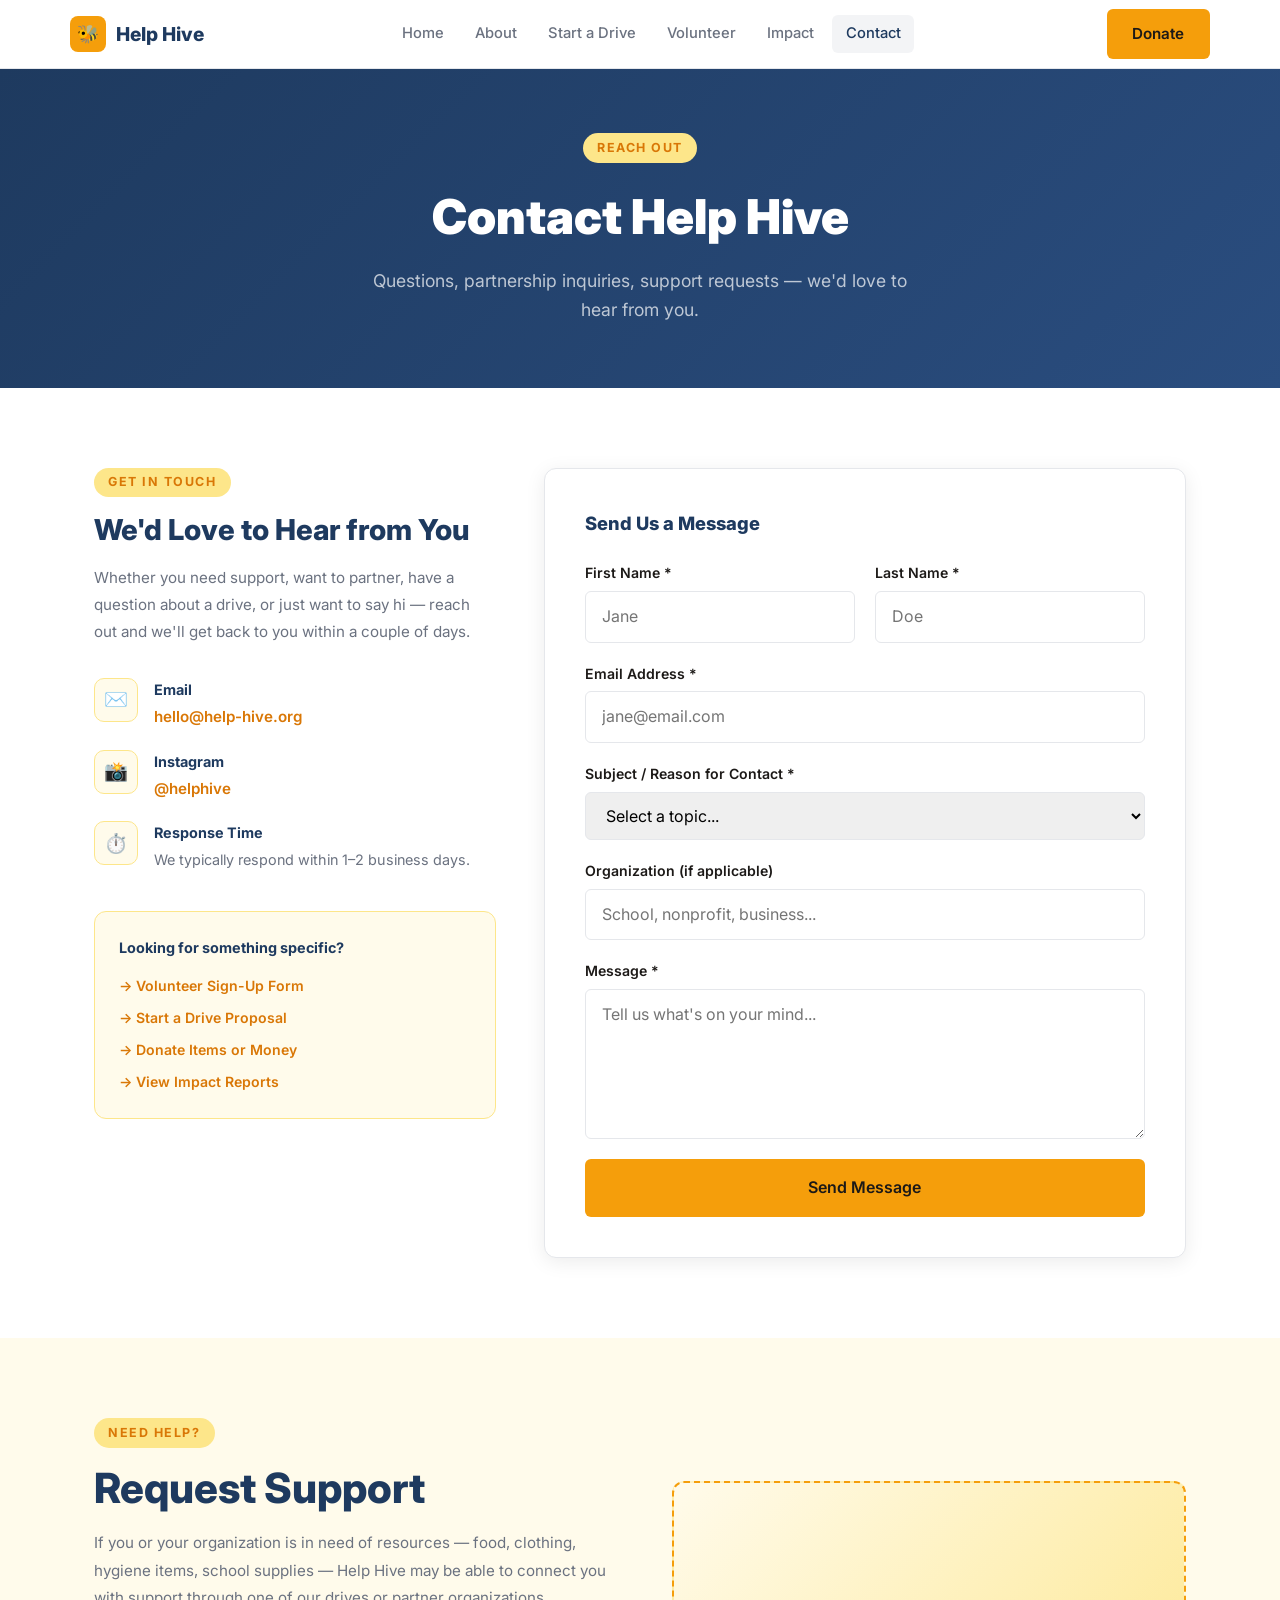
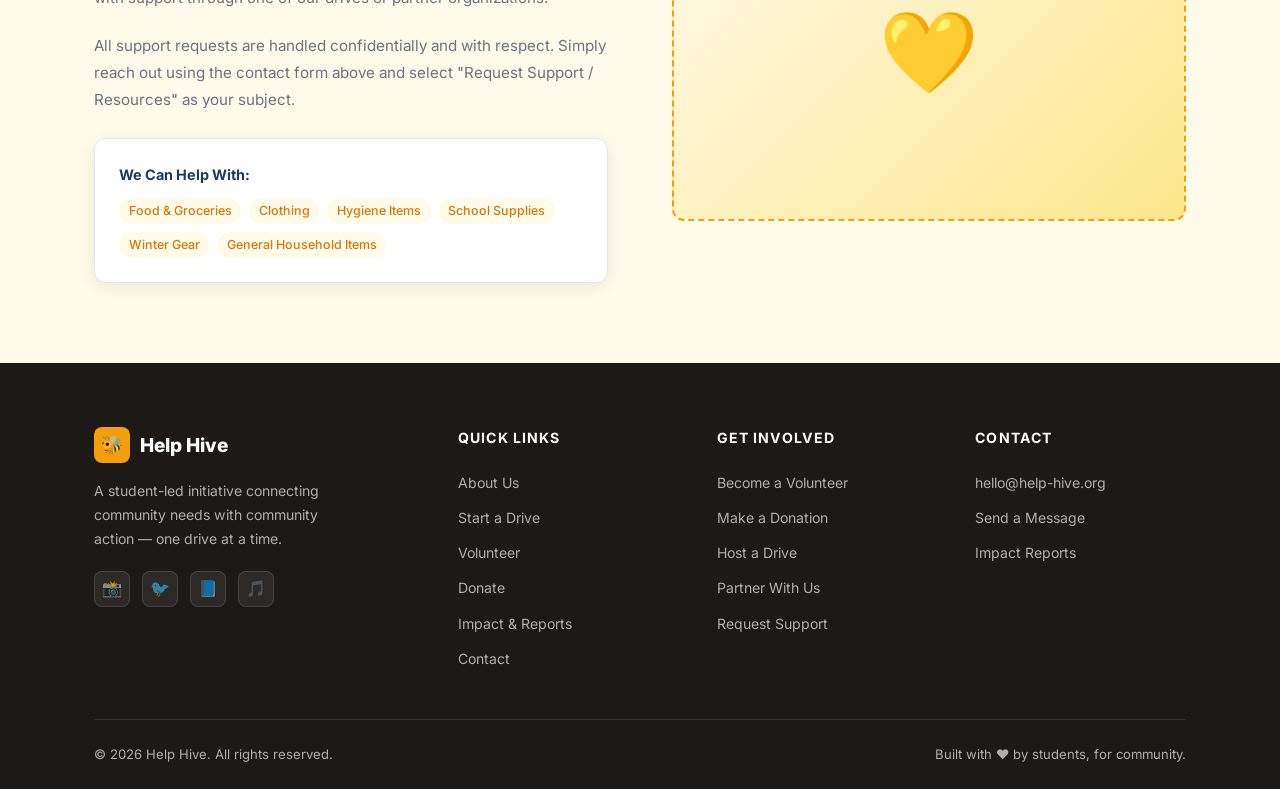
<file: contact.html>
<!DOCTYPE html>
<html lang="en">
<head>
  <meta charset="UTF-8" />
  <meta name="viewport" content="width=device-width, initial-scale=1.0" />
  <title>Contact — Help Hive</title>
  <meta name="description" content="Get in touch with Help Hive. Request support, partner with us, or ask any questions." />
  <link rel="preconnect" href="https://fonts.googleapis.com" />
  <link rel="preconnect" href="https://fonts.gstatic.com" crossorigin />
  <link href="https://fonts.googleapis.com/css2?family=Inter:wght@400;500;600;700;800;900&display=swap" rel="stylesheet" />
  <link rel="stylesheet" href="css/style.css" />
</head>
<body>

  <!-- NAV -->
  <nav class="nav">
    <div class="nav-inner">
      <a href="index.html" class="nav-logo">
        <div class="nav-logo-icon">🐝</div>
        Help Hive
      </a>
      <div class="nav-links">
        <a href="index.html">Home</a>
        <a href="about.html">About</a>
        <a href="start-a-drive.html">Start a Drive</a>
        <a href="volunteer.html">Volunteer</a>
        <a href="impact.html">Impact</a>
        <a href="contact.html">Contact</a>
      </div>
      <a href="donate.html" class="btn btn-primary nav-cta">Donate</a>
      <button class="nav-hamburger" id="nav-hamburger" aria-label="Menu">
        <span></span><span></span><span></span>
      </button>
    </div>
    <div class="nav-mobile" id="nav-mobile">
      <a href="index.html">Home</a>
      <a href="about.html">About</a>
      <a href="start-a-drive.html">Start a Drive</a>
      <a href="volunteer.html">Volunteer</a>
      <a href="impact.html">Impact</a>
      <a href="contact.html">Contact</a>
      <a href="donate.html" class="btn btn-primary">Donate Now</a>
    </div>
  </nav>

  <!-- PAGE HERO -->
  <section class="page-hero">
    <div class="container">
      <span class="section-label">Reach Out</span>
      <h1>Contact Help Hive</h1>
      <p>Questions, partnership inquiries, support requests — we'd love to hear from you.</p>
    </div>
  </section>

  <!-- CONTACT OPTIONS + FORM -->
  <section class="section">
    <div class="container">
      <div style="display: grid; grid-template-columns: 1fr 1.6fr; gap: 3rem; align-items: start;">

        <!-- Contact Info -->
        <div>
          <span class="section-label">Get in Touch</span>
          <h2 class="section-title" style="font-size: 1.8rem;">We'd Love to Hear from You</h2>
          <p style="color: var(--gray); font-size: 0.95rem; line-height: 1.8; margin-bottom: 2rem;">Whether you need support, want to partner, have a question about a drive, or just want to say hi — reach out and we'll get back to you within a couple of days.</p>

          <div style="display: flex; flex-direction: column; gap: 1.25rem;">
            <div style="display: flex; gap: 1rem; align-items: flex-start;">
              <div style="width: 44px; height: 44px; background: var(--amber-bg); border: 1px solid var(--amber-light); border-radius: 10px; display: flex; align-items: center; justify-content: center; font-size: 1.2rem; flex-shrink: 0;">✉️</div>
              <div>
                <p style="font-weight: 700; font-size: 0.9rem; color: var(--navy); margin-bottom: 0.2rem;">Email</p>
                <a href="mailto:hello@help-hive.org" style="color: var(--amber-dark); font-weight: 600; font-size: 0.95rem;">hello@help-hive.org</a>
              </div>
            </div>
            <div style="display: flex; gap: 1rem; align-items: flex-start;">
              <div style="width: 44px; height: 44px; background: var(--amber-bg); border: 1px solid var(--amber-light); border-radius: 10px; display: flex; align-items: center; justify-content: center; font-size: 1.2rem; flex-shrink: 0;">📸</div>
              <div>
                <p style="font-weight: 700; font-size: 0.9rem; color: var(--navy); margin-bottom: 0.2rem;">Instagram</p>
                <a href="#" style="color: var(--amber-dark); font-weight: 600; font-size: 0.95rem;">@helphive</a>
              </div>
            </div>
            <div style="display: flex; gap: 1rem; align-items: flex-start;">
              <div style="width: 44px; height: 44px; background: var(--amber-bg); border: 1px solid var(--amber-light); border-radius: 10px; display: flex; align-items: center; justify-content: center; font-size: 1.2rem; flex-shrink: 0;">⏱️</div>
              <div>
                <p style="font-weight: 700; font-size: 0.9rem; color: var(--navy); margin-bottom: 0.2rem;">Response Time</p>
                <p style="color: var(--gray); font-size: 0.9rem;">We typically respond within 1–2 business days.</p>
              </div>
            </div>
          </div>

          <!-- Quick action links -->
          <div style="margin-top: 2.5rem; padding: 1.5rem; background: var(--amber-bg); border: 1px solid var(--amber-light); border-radius: var(--radius);">
            <p style="font-weight: 700; font-size: 0.9rem; color: var(--navy); margin-bottom: 1rem;">Looking for something specific?</p>
            <div style="display: flex; flex-direction: column; gap: 0.6rem;">
              <a href="volunteer.html" style="font-size: 0.88rem; color: var(--amber-dark); font-weight: 600;">→ Volunteer Sign-Up Form</a>
              <a href="start-a-drive.html" style="font-size: 0.88rem; color: var(--amber-dark); font-weight: 600;">→ Start a Drive Proposal</a>
              <a href="donate.html" style="font-size: 0.88rem; color: var(--amber-dark); font-weight: 600;">→ Donate Items or Money</a>
              <a href="impact.html" style="font-size: 0.88rem; color: var(--amber-dark); font-weight: 600;">→ View Impact Reports</a>
            </div>
          </div>
        </div>

        <!-- Contact Form -->
        <div class="form-card">
          <h3 style="font-size: 1.15rem; font-weight: 800; color: var(--navy); margin-bottom: 1.5rem;">Send Us a Message</h3>
          <form data-placeholder>
            <div class="form-grid-2">
              <div class="form-group">
                <label for="c-first">First Name *</label>
                <input type="text" id="c-first" placeholder="Jane" required />
              </div>
              <div class="form-group">
                <label for="c-last">Last Name *</label>
                <input type="text" id="c-last" placeholder="Doe" required />
              </div>
            </div>
            <div class="form-group">
              <label for="c-email">Email Address *</label>
              <input type="email" id="c-email" placeholder="jane@email.com" required />
            </div>
            <div class="form-group">
              <label for="c-subject">Subject / Reason for Contact *</label>
              <select id="c-subject" required>
                <option value="">Select a topic...</option>
                <option>General Question</option>
                <option>Request Support / Resources</option>
                <option>Partner Organization Inquiry</option>
                <option>Media / Press Inquiry</option>
                <option>Feedback</option>
                <option>Other</option>
              </select>
            </div>
            <div class="form-group">
              <label for="c-org">Organization (if applicable)</label>
              <input type="text" id="c-org" placeholder="School, nonprofit, business..." />
            </div>
            <div class="form-group">
              <label for="c-message">Message *</label>
              <textarea id="c-message" placeholder="Tell us what's on your mind..." style="min-height: 150px;" required></textarea>
            </div>
            <div class="form-submit">
              <button type="submit" class="btn btn-primary btn-lg">Send Message</button>
            </div>
            <div class="form-success" style="display:none; color: #065F46; font-weight:600; font-size:0.9rem; margin-top:1rem; background:#D1FAE5; padding:0.75rem 1rem; border-radius:6px;">
              ✅ Message received! We'll get back to you within 1–2 business days.
            </div>
          </form>
        </div>
      </div>
    </div>
  </section>

  <!-- REQUEST SUPPORT -->
  <section class="section section-alt">
    <div class="container">
      <div class="about-grid">
        <div>
          <span class="section-label">Need Help?</span>
          <h2 class="section-title">Request Support</h2>
          <p style="color: var(--gray); font-size: 0.95rem; line-height: 1.8; margin-bottom: 1.25rem;">
            If you or your organization is in need of resources — food, clothing, hygiene items, school supplies — Help Hive may be able to connect you with support through one of our drives or partner organizations.
          </p>
          <p style="color: var(--gray); font-size: 0.95rem; line-height: 1.8; margin-bottom: 1.5rem;">
            All support requests are handled confidentially and with respect. Simply reach out using the contact form above and select "Request Support / Resources" as your subject.
          </p>
          <div style="background: var(--white); border: 1px solid var(--border); border-radius: var(--radius); padding: 1.5rem; box-shadow: var(--shadow);">
            <p style="font-weight: 700; font-size: 0.9rem; color: var(--navy); margin-bottom: 0.75rem;">We Can Help With:</p>
            <div style="display: flex; flex-wrap: wrap; gap: 0.5rem;">
              <span class="need-tag">Food & Groceries</span>
              <span class="need-tag">Clothing</span>
              <span class="need-tag">Hygiene Items</span>
              <span class="need-tag">School Supplies</span>
              <span class="need-tag">Winter Gear</span>
              <span class="need-tag">General Household Items</span>
            </div>
          </div>
        </div>
        <div class="about-visual">💛</div>
      </div>
    </div>
  </section>

  <!-- FOOTER -->
  <footer class="footer">
    <div class="container">
      <div class="footer-grid">
        <div class="footer-brand">
          <a href="index.html" class="nav-logo">
            <div class="nav-logo-icon">🐝</div>
            Help Hive
          </a>
          <p>A student-led initiative connecting community needs with community action — one drive at a time.</p>
          <div class="footer-social">
            <a href="#" title="Instagram">📸</a>
            <a href="#" title="Twitter/X">🐦</a>
            <a href="#" title="Facebook">📘</a>
            <a href="#" title="TikTok">🎵</a>
          </div>
        </div>
        <div class="footer-col">
          <h4>Quick Links</h4>
          <ul>
            <li><a href="about.html">About Us</a></li>
            <li><a href="start-a-drive.html">Start a Drive</a></li>
            <li><a href="volunteer.html">Volunteer</a></li>
            <li><a href="donate.html">Donate</a></li>
            <li><a href="impact.html">Impact & Reports</a></li>
            <li><a href="contact.html">Contact</a></li>
          </ul>
        </div>
        <div class="footer-col">
          <h4>Get Involved</h4>
          <ul>
            <li><a href="volunteer.html">Become a Volunteer</a></li>
            <li><a href="donate.html">Make a Donation</a></li>
            <li><a href="start-a-drive.html">Host a Drive</a></li>
            <li><a href="contact.html">Partner With Us</a></li>
            <li><a href="contact.html">Request Support</a></li>
          </ul>
        </div>
        <div class="footer-col">
          <h4>Contact</h4>
          <ul>
            <li><a href="mailto:hello@help-hive.org">hello@help-hive.org</a></li>
            <li><a href="contact.html">Send a Message</a></li>
            <li><a href="impact.html">Impact Reports</a></li>
          </ul>
        </div>
      </div>
      <div class="footer-bottom">
        <span>© 2026 Help Hive. All rights reserved.</span>
        <span>Built with ❤️ by students, for community.</span>
      </div>
    </div>
  </footer>

  <script src="js/main.js"></script>
</body>
</html>
</file>
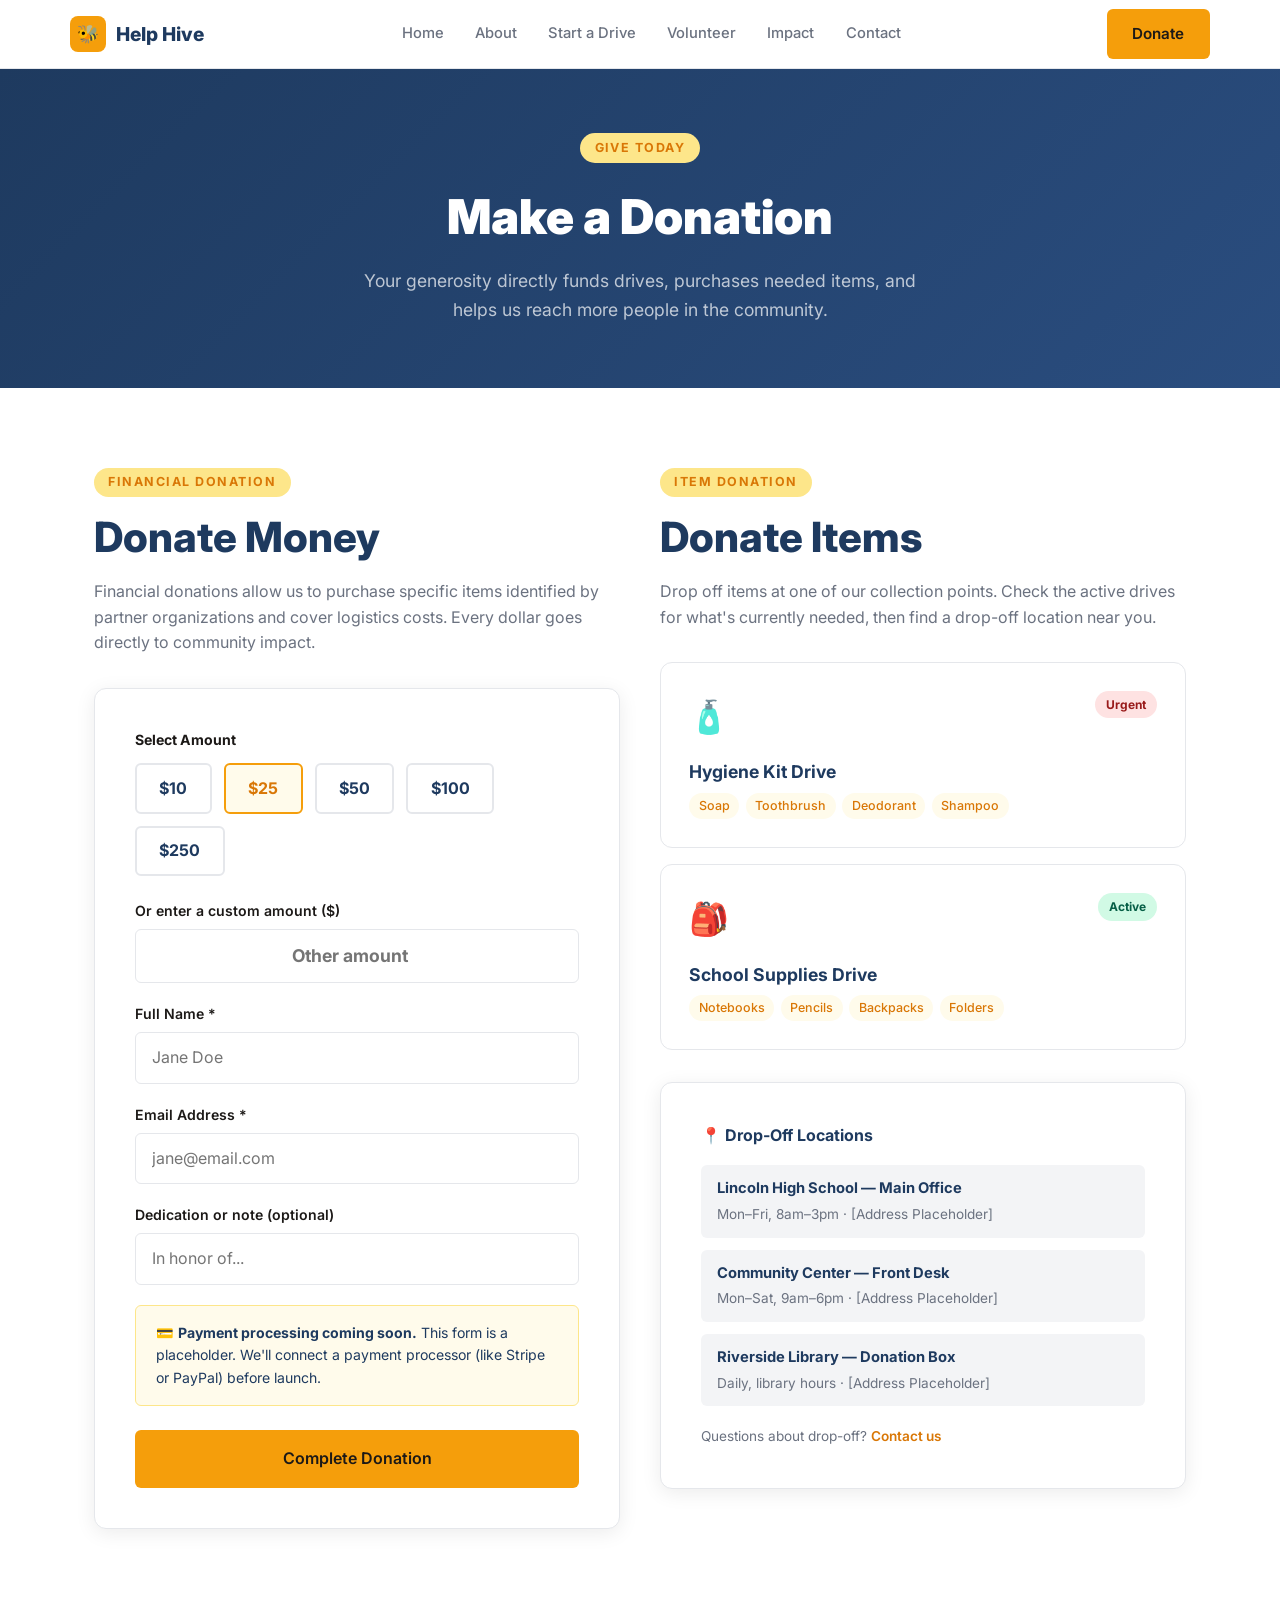
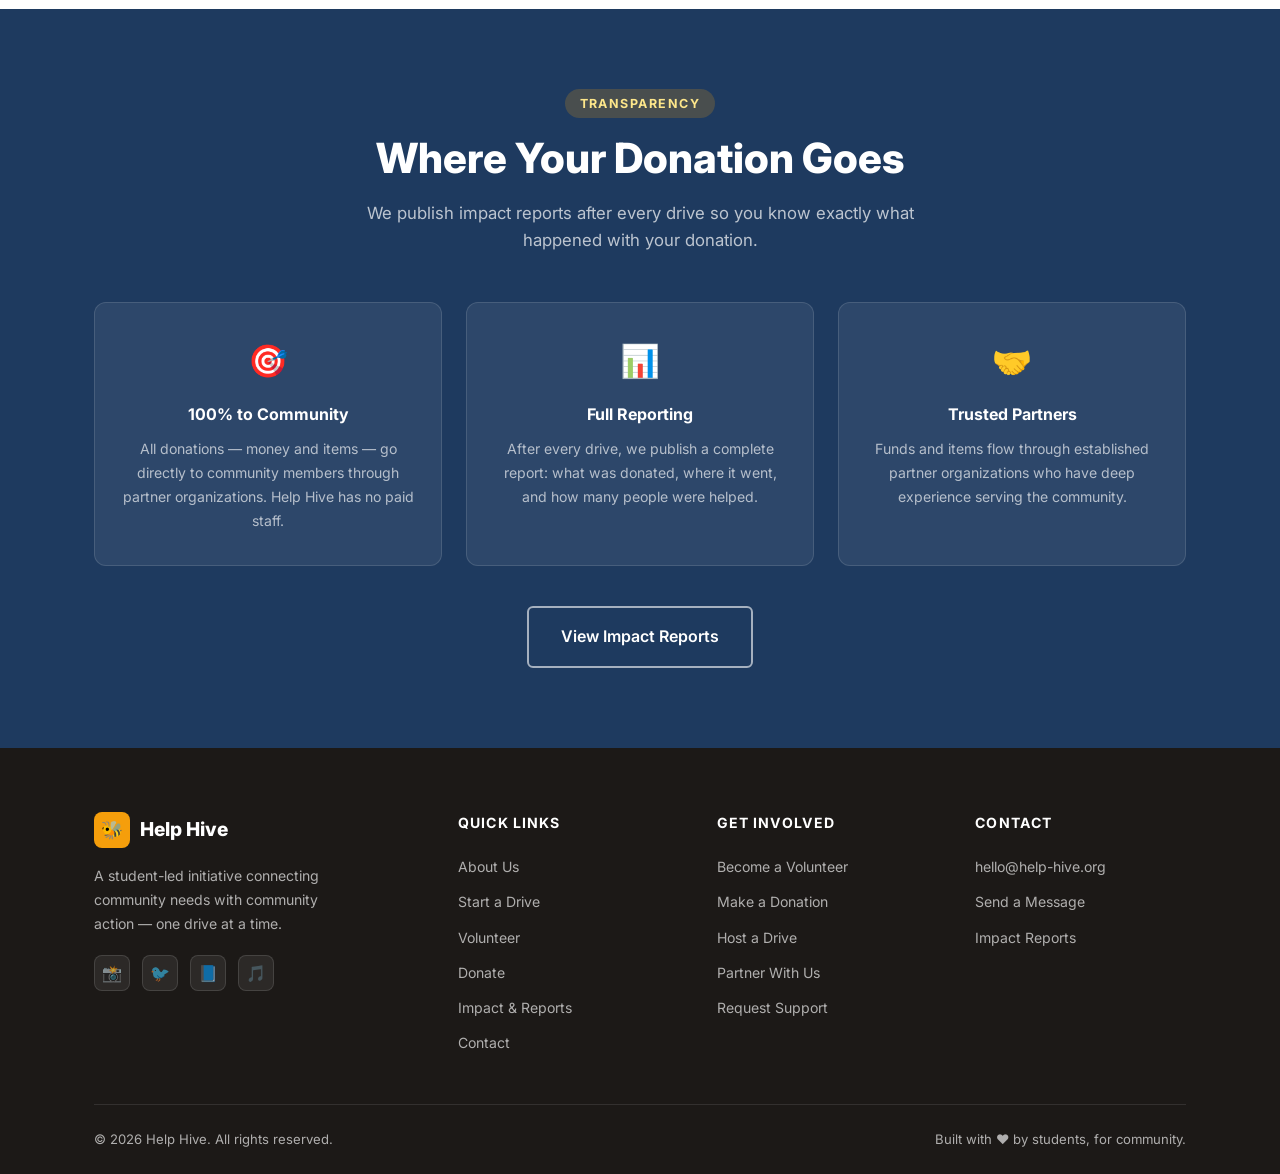
<file: donate.html>
<!DOCTYPE html>
<html lang="en">
<head>
  <meta charset="UTF-8" />
  <meta name="viewport" content="width=device-width, initial-scale=1.0" />
  <title>Donate — Help Hive</title>
  <meta name="description" content="Support Help Hive with a financial donation or donate items to our active drives." />
  <link rel="preconnect" href="https://fonts.googleapis.com" />
  <link rel="preconnect" href="https://fonts.gstatic.com" crossorigin />
  <link href="https://fonts.googleapis.com/css2?family=Inter:wght@400;500;600;700;800;900&display=swap" rel="stylesheet" />
  <link rel="stylesheet" href="css/style.css" />
</head>
<body>

  <!-- NAV -->
  <nav class="nav">
    <div class="nav-inner">
      <a href="index.html" class="nav-logo">
        <div class="nav-logo-icon">🐝</div>
        Help Hive
      </a>
      <div class="nav-links">
        <a href="index.html">Home</a>
        <a href="about.html">About</a>
        <a href="start-a-drive.html">Start a Drive</a>
        <a href="volunteer.html">Volunteer</a>
        <a href="impact.html">Impact</a>
        <a href="contact.html">Contact</a>
      </div>
      <a href="donate.html" class="btn btn-primary nav-cta">Donate</a>
      <button class="nav-hamburger" id="nav-hamburger" aria-label="Menu">
        <span></span><span></span><span></span>
      </button>
    </div>
    <div class="nav-mobile" id="nav-mobile">
      <a href="index.html">Home</a>
      <a href="about.html">About</a>
      <a href="start-a-drive.html">Start a Drive</a>
      <a href="volunteer.html">Volunteer</a>
      <a href="impact.html">Impact</a>
      <a href="contact.html">Contact</a>
      <a href="donate.html" class="btn btn-primary">Donate Now</a>
    </div>
  </nav>

  <!-- PAGE HERO -->
  <section class="page-hero">
    <div class="container">
      <span class="section-label">Give Today</span>
      <h1>Make a Donation</h1>
      <p>Your generosity directly funds drives, purchases needed items, and helps us reach more people in the community.</p>
    </div>
  </section>

  <!-- DONATE OPTIONS -->
  <section class="section">
    <div class="container">
      <div style="display: grid; grid-template-columns: 1fr 1fr; gap: 2.5rem; align-items: start;">

        <!-- Financial Donation -->
        <div>
          <span class="section-label">Financial Donation</span>
          <h2 class="section-title">Donate Money</h2>
          <p style="color: var(--gray); margin-bottom: 2rem;">Financial donations allow us to purchase specific items identified by partner organizations and cover logistics costs. Every dollar goes directly to community impact.</p>
          <div class="form-card">
            <form data-placeholder>
              <p style="font-size: 0.88rem; font-weight: 700; color: var(--dark); margin-bottom: 0.75rem;">Select Amount</p>
              <div class="donate-amounts">
                <button type="button" class="amount-btn">$10</button>
                <button type="button" class="amount-btn active">$25</button>
                <button type="button" class="amount-btn">$50</button>
                <button type="button" class="amount-btn">$100</button>
                <button type="button" class="amount-btn">$250</button>
              </div>
              <div class="form-group amount-custom">
                <label for="custom-amount">Or enter a custom amount ($)</label>
                <input type="number" id="custom-amount" placeholder="Other amount" min="1" />
              </div>
              <div class="form-group">
                <label for="d-name">Full Name *</label>
                <input type="text" id="d-name" placeholder="Jane Doe" required />
              </div>
              <div class="form-group">
                <label for="d-email">Email Address *</label>
                <input type="email" id="d-email" placeholder="jane@email.com" required />
              </div>
              <div class="form-group">
                <label for="d-note">Dedication or note (optional)</label>
                <input type="text" id="d-note" placeholder="In honor of..." />
              </div>
              <div style="background: var(--amber-bg); border: 1px solid var(--amber-light); border-radius: var(--radius-sm); padding: 1rem 1.25rem; margin-bottom: 1.5rem; font-size: 0.88rem; color: var(--navy);">
                💳 <strong>Payment processing coming soon.</strong> This form is a placeholder. We'll connect a payment processor (like Stripe or PayPal) before launch.
              </div>
              <div class="form-submit">
                <button type="submit" class="btn btn-primary btn-lg">Complete Donation</button>
              </div>
              <div class="form-success" style="display:none; color: #065F46; font-weight:600; font-size:0.9rem; margin-top:1rem; background:#D1FAE5; padding:0.75rem 1rem; border-radius:6px;">
                💛 Thank you for your generosity! We'll send a confirmation email shortly.
              </div>
            </form>
          </div>
        </div>

        <!-- Item Donation -->
        <div>
          <span class="section-label">Item Donation</span>
          <h2 class="section-title">Donate Items</h2>
          <p style="color: var(--gray); margin-bottom: 2rem;">Drop off items at one of our collection points. Check the active drives for what's currently needed, then find a drop-off location near you.</p>

          <!-- Active drives summary -->
          <div style="display: flex; flex-direction: column; gap: 1rem; margin-bottom: 2rem;">
            <div class="drive-card">
              <div class="drive-header">
                <div class="drive-icon">🧴</div>
                <span class="drive-status urgent">Urgent</span>
              </div>
              <h3>Hygiene Kit Drive</h3>
              <div class="need-tags">
                <span class="need-tag">Soap</span>
                <span class="need-tag">Toothbrush</span>
                <span class="need-tag">Deodorant</span>
                <span class="need-tag">Shampoo</span>
              </div>
            </div>
            <div class="drive-card">
              <div class="drive-header">
                <div class="drive-icon">🎒</div>
                <span class="drive-status">Active</span>
              </div>
              <h3>School Supplies Drive</h3>
              <div class="need-tags">
                <span class="need-tag">Notebooks</span>
                <span class="need-tag">Pencils</span>
                <span class="need-tag">Backpacks</span>
                <span class="need-tag">Folders</span>
              </div>
            </div>
          </div>

          <div class="form-card">
            <h3 style="font-size: 1rem; font-weight: 700; color: var(--navy); margin-bottom: 1rem;">📍 Drop-Off Locations</h3>
            <div style="display: flex; flex-direction: column; gap: 0.75rem;">
              <div style="padding: 0.75rem 1rem; background: var(--gray-light); border-radius: var(--radius-sm);">
                <p style="font-weight: 700; font-size: 0.92rem; color: var(--navy); margin-bottom: 0.2rem;">Lincoln High School — Main Office</p>
                <p style="font-size: 0.85rem; color: var(--gray);">Mon–Fri, 8am–3pm · [Address Placeholder]</p>
              </div>
              <div style="padding: 0.75rem 1rem; background: var(--gray-light); border-radius: var(--radius-sm);">
                <p style="font-weight: 700; font-size: 0.92rem; color: var(--navy); margin-bottom: 0.2rem;">Community Center — Front Desk</p>
                <p style="font-size: 0.85rem; color: var(--gray);">Mon–Sat, 9am–6pm · [Address Placeholder]</p>
              </div>
              <div style="padding: 0.75rem 1rem; background: var(--gray-light); border-radius: var(--radius-sm);">
                <p style="font-weight: 700; font-size: 0.92rem; color: var(--navy); margin-bottom: 0.2rem;">Riverside Library — Donation Box</p>
                <p style="font-size: 0.85rem; color: var(--gray);">Daily, library hours · [Address Placeholder]</p>
              </div>
            </div>
            <div style="margin-top: 1.25rem; font-size: 0.85rem; color: var(--gray);">
              Questions about drop-off? <a href="contact.html" style="color: var(--amber-dark); font-weight: 600;">Contact us</a>
            </div>
          </div>
        </div>
      </div>
    </div>
  </section>

  <!-- WHERE IT GOES -->
  <section class="section section-dark text-center">
    <div class="container">
      <span class="section-label">Transparency</span>
      <h2 class="section-title">Where Your Donation Goes</h2>
      <p class="section-subtitle">We publish impact reports after every drive so you know exactly what happened with your donation.</p>
      <div class="transparency-grid">
        <div class="transparency-card">
          <div class="t-icon">🎯</div>
          <h3>100% to Community</h3>
          <p>All donations — money and items — go directly to community members through partner organizations. Help Hive has no paid staff.</p>
        </div>
        <div class="transparency-card">
          <div class="t-icon">📊</div>
          <h3>Full Reporting</h3>
          <p>After every drive, we publish a complete report: what was donated, where it went, and how many people were helped.</p>
        </div>
        <div class="transparency-card">
          <div class="t-icon">🤝</div>
          <h3>Trusted Partners</h3>
          <p>Funds and items flow through established partner organizations who have deep experience serving the community.</p>
        </div>
      </div>
      <div style="margin-top: 2.5rem;">
        <a href="impact.html" class="btn btn-outline-white btn-lg">View Impact Reports</a>
      </div>
    </div>
  </section>

  <!-- FOOTER -->
  <footer class="footer">
    <div class="container">
      <div class="footer-grid">
        <div class="footer-brand">
          <a href="index.html" class="nav-logo">
            <div class="nav-logo-icon">🐝</div>
            Help Hive
          </a>
          <p>A student-led initiative connecting community needs with community action — one drive at a time.</p>
          <div class="footer-social">
            <a href="#" title="Instagram">📸</a>
            <a href="#" title="Twitter/X">🐦</a>
            <a href="#" title="Facebook">📘</a>
            <a href="#" title="TikTok">🎵</a>
          </div>
        </div>
        <div class="footer-col">
          <h4>Quick Links</h4>
          <ul>
            <li><a href="about.html">About Us</a></li>
            <li><a href="start-a-drive.html">Start a Drive</a></li>
            <li><a href="volunteer.html">Volunteer</a></li>
            <li><a href="donate.html">Donate</a></li>
            <li><a href="impact.html">Impact & Reports</a></li>
            <li><a href="contact.html">Contact</a></li>
          </ul>
        </div>
        <div class="footer-col">
          <h4>Get Involved</h4>
          <ul>
            <li><a href="volunteer.html">Become a Volunteer</a></li>
            <li><a href="donate.html">Make a Donation</a></li>
            <li><a href="start-a-drive.html">Host a Drive</a></li>
            <li><a href="contact.html">Partner With Us</a></li>
            <li><a href="contact.html">Request Support</a></li>
          </ul>
        </div>
        <div class="footer-col">
          <h4>Contact</h4>
          <ul>
            <li><a href="mailto:hello@help-hive.org">hello@help-hive.org</a></li>
            <li><a href="contact.html">Send a Message</a></li>
            <li><a href="impact.html">Impact Reports</a></li>
          </ul>
        </div>
      </div>
      <div class="footer-bottom">
        <span>© 2026 Help Hive. All rights reserved.</span>
        <span>Built with ❤️ by students, for community.</span>
      </div>
    </div>
  </footer>

  <script src="js/main.js"></script>
</body>
</html>
</file>
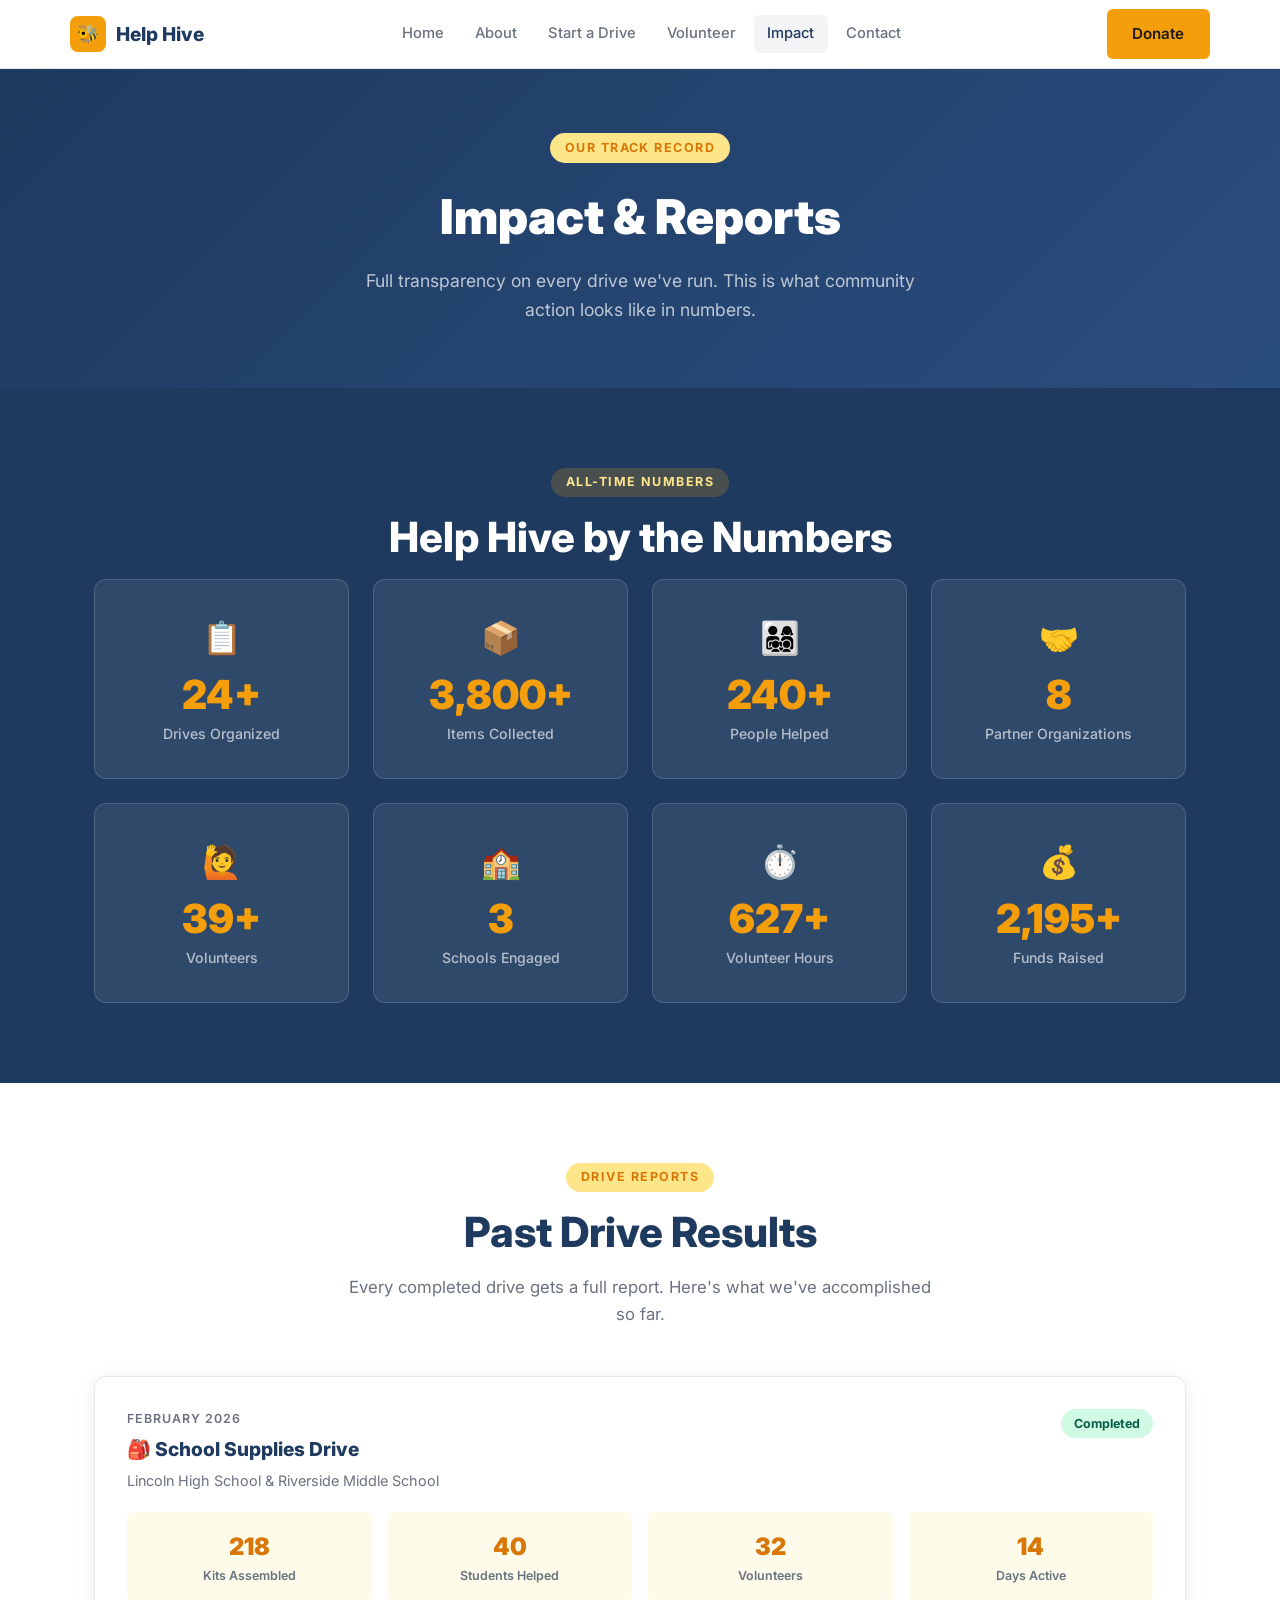
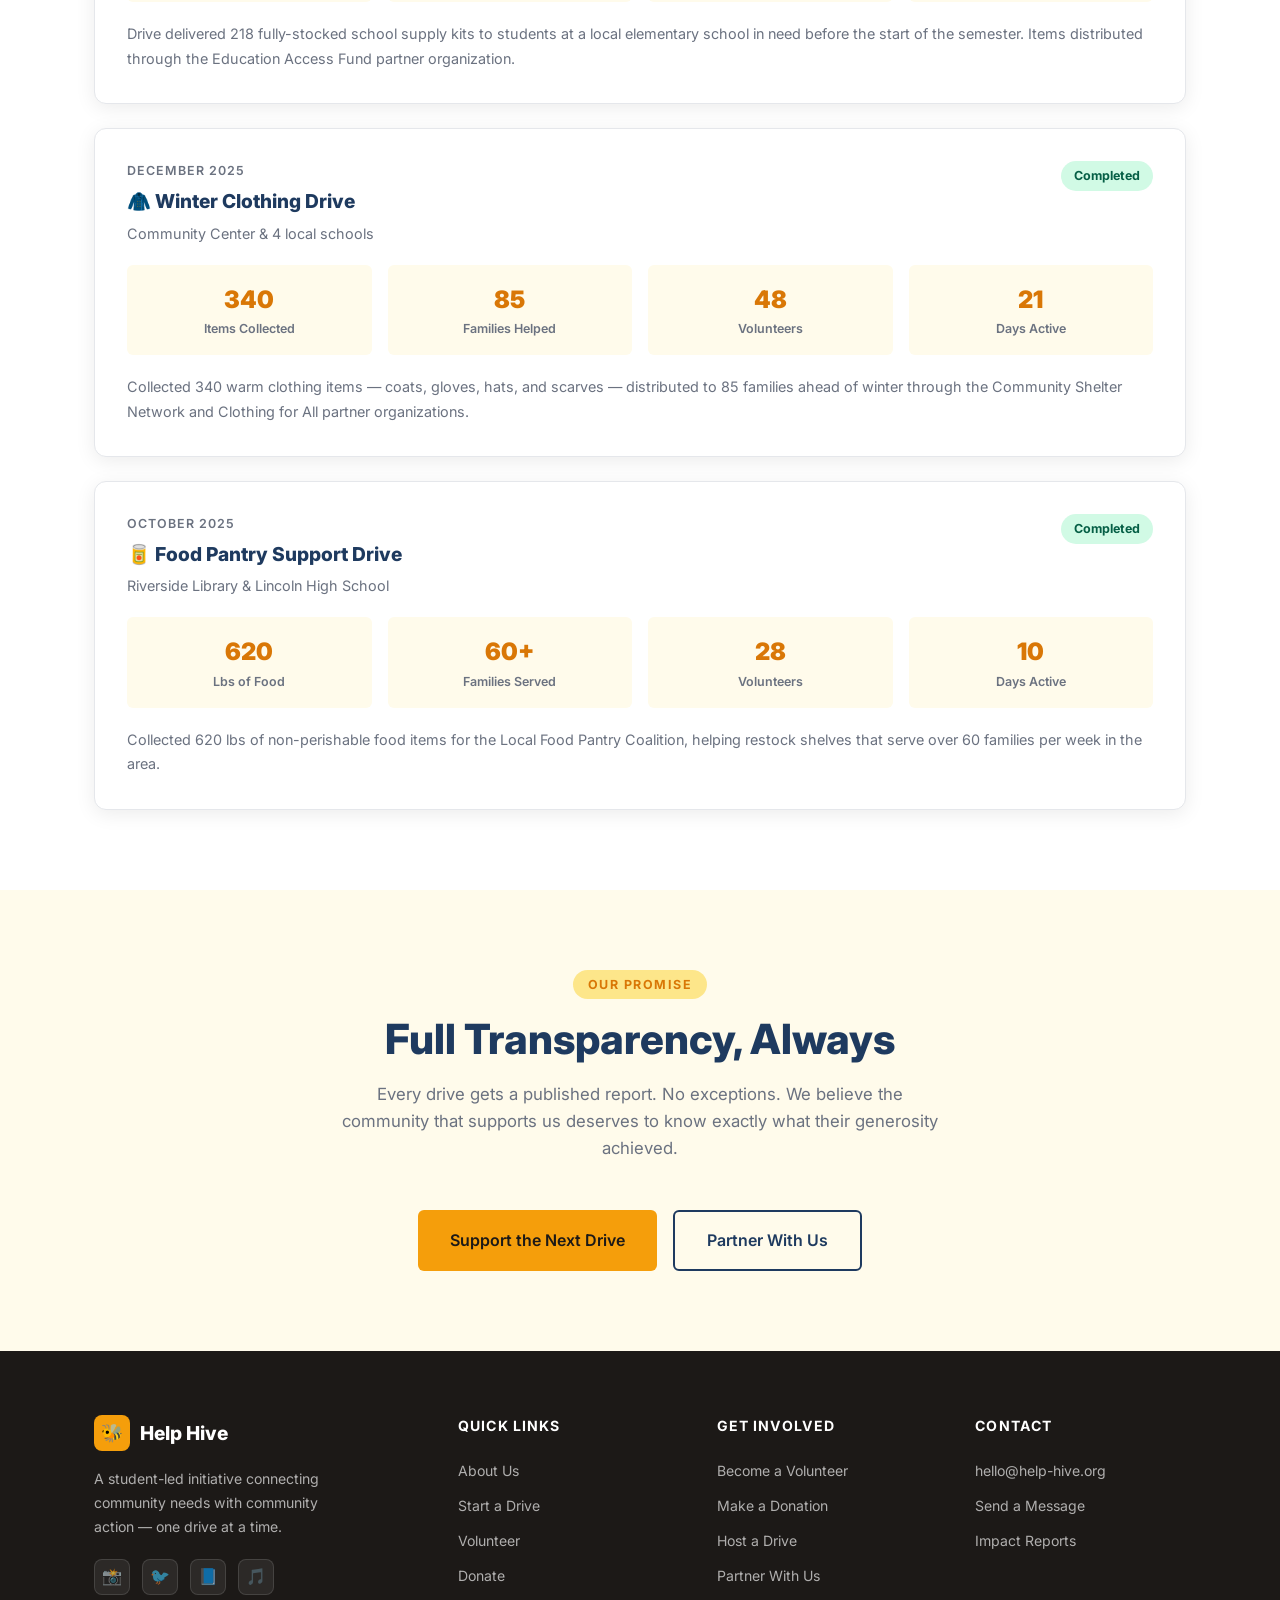
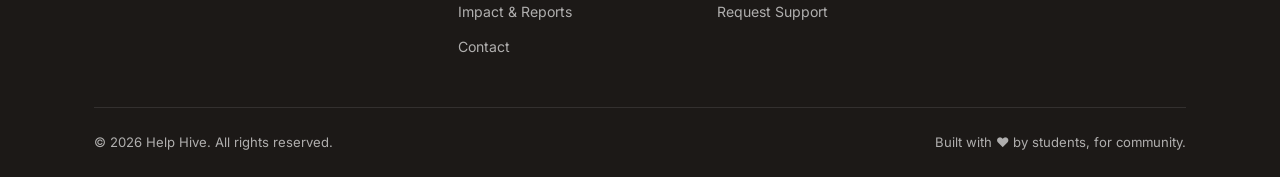
<file: impact.html>
<!DOCTYPE html>
<html lang="en">
<head>
  <meta charset="UTF-8" />
  <meta name="viewport" content="width=device-width, initial-scale=1.0" />
  <title>Impact & Reports — Help Hive</title>
  <meta name="description" content="See the real impact of Help Hive drives. Full transparency reports for every drive we've organized." />
  <link rel="preconnect" href="https://fonts.googleapis.com" />
  <link rel="preconnect" href="https://fonts.gstatic.com" crossorigin />
  <link href="https://fonts.googleapis.com/css2?family=Inter:wght@400;500;600;700;800;900&display=swap" rel="stylesheet" />
  <link rel="stylesheet" href="css/style.css" />
</head>
<body>

  <!-- NAV -->
  <nav class="nav">
    <div class="nav-inner">
      <a href="index.html" class="nav-logo">
        <div class="nav-logo-icon">🐝</div>
        Help Hive
      </a>
      <div class="nav-links">
        <a href="index.html">Home</a>
        <a href="about.html">About</a>
        <a href="start-a-drive.html">Start a Drive</a>
        <a href="volunteer.html">Volunteer</a>
        <a href="impact.html">Impact</a>
        <a href="contact.html">Contact</a>
      </div>
      <a href="donate.html" class="btn btn-primary nav-cta">Donate</a>
      <button class="nav-hamburger" id="nav-hamburger" aria-label="Menu">
        <span></span><span></span><span></span>
      </button>
    </div>
    <div class="nav-mobile" id="nav-mobile">
      <a href="index.html">Home</a>
      <a href="about.html">About</a>
      <a href="start-a-drive.html">Start a Drive</a>
      <a href="volunteer.html">Volunteer</a>
      <a href="impact.html">Impact</a>
      <a href="contact.html">Contact</a>
      <a href="donate.html" class="btn btn-primary">Donate Now</a>
    </div>
  </nav>

  <!-- PAGE HERO -->
  <section class="page-hero">
    <div class="container">
      <span class="section-label">Our Track Record</span>
      <h1>Impact & Reports</h1>
      <p>Full transparency on every drive we've run. This is what community action looks like in numbers.</p>
    </div>
  </section>

  <!-- LIFETIME METRICS -->
  <section class="section section-dark">
    <div class="container text-center">
      <span class="section-label">All-Time Numbers</span>
      <h2 class="section-title">Help Hive by the Numbers</h2>
      <div class="metrics-grid">
        <div class="metric-card">
          <div class="metric-icon">📋</div>
          <div class="metric-num" data-target="24" data-suffix="+">0</div>
          <div class="metric-label">Drives Organized</div>
        </div>
        <div class="metric-card">
          <div class="metric-icon">📦</div>
          <div class="metric-num" data-target="3800" data-suffix="+">0</div>
          <div class="metric-label">Items Collected</div>
        </div>
        <div class="metric-card">
          <div class="metric-icon">👨‍👩‍👧‍👦</div>
          <div class="metric-num" data-target="240" data-suffix="+">0</div>
          <div class="metric-label">People Helped</div>
        </div>
        <div class="metric-card">
          <div class="metric-icon">🤝</div>
          <div class="metric-num" data-target="8">0</div>
          <div class="metric-label">Partner Organizations</div>
        </div>
        <div class="metric-card">
          <div class="metric-icon">🙋</div>
          <div class="metric-num" data-target="75" data-suffix="+">0</div>
          <div class="metric-label">Volunteers</div>
        </div>
        <div class="metric-card">
          <div class="metric-icon">🏫</div>
          <div class="metric-num" data-target="6">0</div>
          <div class="metric-label">Schools Engaged</div>
        </div>
        <div class="metric-card">
          <div class="metric-icon">⏱️</div>
          <div class="metric-num" data-target="1200" data-suffix="+">0</div>
          <div class="metric-label">Volunteer Hours</div>
        </div>
        <div class="metric-card">
          <div class="metric-icon">💰</div>
          <div class="metric-num" data-target="4200" data-suffix="+">$0</div>
          <div class="metric-label">Funds Raised</div>
        </div>
      </div>
    </div>
  </section>

  <!-- DRIVE REPORTS -->
  <section class="section">
    <div class="container">
      <div class="text-center">
        <span class="section-label">Drive Reports</span>
        <h2 class="section-title">Past Drive Results</h2>
        <p class="section-subtitle">Every completed drive gets a full report. Here's what we've accomplished so far.</p>
      </div>

      <div style="display: flex; flex-direction: column; gap: 1.5rem; margin-top: 2.5rem;">

        <!-- Report card -->
        <div style="background: var(--white); border: 1px solid var(--border); border-radius: var(--radius); padding: 2rem; box-shadow: var(--shadow);">
          <div style="display: flex; align-items: flex-start; justify-content: space-between; gap: 1rem; margin-bottom: 1.25rem; flex-wrap: wrap;">
            <div>
              <div style="font-size: 0.78rem; color: var(--gray); font-weight: 600; text-transform: uppercase; letter-spacing: 0.08em; margin-bottom: 0.3rem;">February 2026</div>
              <h3 style="font-size: 1.2rem; font-weight: 800; color: var(--navy);">🎒 School Supplies Drive</h3>
              <p style="color: var(--gray); font-size: 0.9rem; margin-top: 0.3rem;">Lincoln High School & Riverside Middle School</p>
            </div>
            <span style="background: #D1FAE5; color: #065F46; font-size: 0.78rem; font-weight: 700; padding: 0.3rem 0.8rem; border-radius: 100px;">Completed</span>
          </div>
          <div style="display: grid; grid-template-columns: repeat(4, 1fr); gap: 1rem; margin-bottom: 1.25rem;">
            <div style="text-align: center; background: var(--amber-bg); border-radius: var(--radius-sm); padding: 1rem;">
              <div style="font-size: 1.5rem; font-weight: 900; color: var(--amber-dark);">218</div>
              <div style="font-size: 0.78rem; color: var(--gray); font-weight: 600;">Kits Assembled</div>
            </div>
            <div style="text-align: center; background: var(--amber-bg); border-radius: var(--radius-sm); padding: 1rem;">
              <div style="font-size: 1.5rem; font-weight: 900; color: var(--amber-dark);">40</div>
              <div style="font-size: 0.78rem; color: var(--gray); font-weight: 600;">Students Helped</div>
            </div>
            <div style="text-align: center; background: var(--amber-bg); border-radius: var(--radius-sm); padding: 1rem;">
              <div style="font-size: 1.5rem; font-weight: 900; color: var(--amber-dark);">32</div>
              <div style="font-size: 0.78rem; color: var(--gray); font-weight: 600;">Volunteers</div>
            </div>
            <div style="text-align: center; background: var(--amber-bg); border-radius: var(--radius-sm); padding: 1rem;">
              <div style="font-size: 1.5rem; font-weight: 900; color: var(--amber-dark);">14</div>
              <div style="font-size: 0.78rem; color: var(--gray); font-weight: 600;">Days Active</div>
            </div>
          </div>
          <p style="font-size: 0.9rem; color: var(--gray); line-height: 1.7;">Drive delivered 218 fully-stocked school supply kits to students at a local elementary school in need before the start of the semester. Items distributed through the Education Access Fund partner organization.</p>
        </div>

        <div style="background: var(--white); border: 1px solid var(--border); border-radius: var(--radius); padding: 2rem; box-shadow: var(--shadow);">
          <div style="display: flex; align-items: flex-start; justify-content: space-between; gap: 1rem; margin-bottom: 1.25rem; flex-wrap: wrap;">
            <div>
              <div style="font-size: 0.78rem; color: var(--gray); font-weight: 600; text-transform: uppercase; letter-spacing: 0.08em; margin-bottom: 0.3rem;">December 2025</div>
              <h3 style="font-size: 1.2rem; font-weight: 800; color: var(--navy);">🧥 Winter Clothing Drive</h3>
              <p style="color: var(--gray); font-size: 0.9rem; margin-top: 0.3rem;">Community Center & 4 local schools</p>
            </div>
            <span style="background: #D1FAE5; color: #065F46; font-size: 0.78rem; font-weight: 700; padding: 0.3rem 0.8rem; border-radius: 100px;">Completed</span>
          </div>
          <div style="display: grid; grid-template-columns: repeat(4, 1fr); gap: 1rem; margin-bottom: 1.25rem;">
            <div style="text-align: center; background: var(--amber-bg); border-radius: var(--radius-sm); padding: 1rem;">
              <div style="font-size: 1.5rem; font-weight: 900; color: var(--amber-dark);">340</div>
              <div style="font-size: 0.78rem; color: var(--gray); font-weight: 600;">Items Collected</div>
            </div>
            <div style="text-align: center; background: var(--amber-bg); border-radius: var(--radius-sm); padding: 1rem;">
              <div style="font-size: 1.5rem; font-weight: 900; color: var(--amber-dark);">85</div>
              <div style="font-size: 0.78rem; color: var(--gray); font-weight: 600;">Families Helped</div>
            </div>
            <div style="text-align: center; background: var(--amber-bg); border-radius: var(--radius-sm); padding: 1rem;">
              <div style="font-size: 1.5rem; font-weight: 900; color: var(--amber-dark);">48</div>
              <div style="font-size: 0.78rem; color: var(--gray); font-weight: 600;">Volunteers</div>
            </div>
            <div style="text-align: center; background: var(--amber-bg); border-radius: var(--radius-sm); padding: 1rem;">
              <div style="font-size: 1.5rem; font-weight: 900; color: var(--amber-dark);">21</div>
              <div style="font-size: 0.78rem; color: var(--gray); font-weight: 600;">Days Active</div>
            </div>
          </div>
          <p style="font-size: 0.9rem; color: var(--gray); line-height: 1.7;">Collected 340 warm clothing items — coats, gloves, hats, and scarves — distributed to 85 families ahead of winter through the Community Shelter Network and Clothing for All partner organizations.</p>
        </div>

        <div style="background: var(--white); border: 1px solid var(--border); border-radius: var(--radius); padding: 2rem; box-shadow: var(--shadow);">
          <div style="display: flex; align-items: flex-start; justify-content: space-between; gap: 1rem; margin-bottom: 1.25rem; flex-wrap: wrap;">
            <div>
              <div style="font-size: 0.78rem; color: var(--gray); font-weight: 600; text-transform: uppercase; letter-spacing: 0.08em; margin-bottom: 0.3rem;">October 2025</div>
              <h3 style="font-size: 1.2rem; font-weight: 800; color: var(--navy);">🥫 Food Pantry Support Drive</h3>
              <p style="color: var(--gray); font-size: 0.9rem; margin-top: 0.3rem;">Riverside Library & Lincoln High School</p>
            </div>
            <span style="background: #D1FAE5; color: #065F46; font-size: 0.78rem; font-weight: 700; padding: 0.3rem 0.8rem; border-radius: 100px;">Completed</span>
          </div>
          <div style="display: grid; grid-template-columns: repeat(4, 1fr); gap: 1rem; margin-bottom: 1.25rem;">
            <div style="text-align: center; background: var(--amber-bg); border-radius: var(--radius-sm); padding: 1rem;">
              <div style="font-size: 1.5rem; font-weight: 900; color: var(--amber-dark);">620</div>
              <div style="font-size: 0.78rem; color: var(--gray); font-weight: 600;">Lbs of Food</div>
            </div>
            <div style="text-align: center; background: var(--amber-bg); border-radius: var(--radius-sm); padding: 1rem;">
              <div style="font-size: 1.5rem; font-weight: 900; color: var(--amber-dark);">60+</div>
              <div style="font-size: 0.78rem; color: var(--gray); font-weight: 600;">Families Served</div>
            </div>
            <div style="text-align: center; background: var(--amber-bg); border-radius: var(--radius-sm); padding: 1rem;">
              <div style="font-size: 1.5rem; font-weight: 900; color: var(--amber-dark);">28</div>
              <div style="font-size: 0.78rem; color: var(--gray); font-weight: 600;">Volunteers</div>
            </div>
            <div style="text-align: center; background: var(--amber-bg); border-radius: var(--radius-sm); padding: 1rem;">
              <div style="font-size: 1.5rem; font-weight: 900; color: var(--amber-dark);">10</div>
              <div style="font-size: 0.78rem; color: var(--gray); font-weight: 600;">Days Active</div>
            </div>
          </div>
          <p style="font-size: 0.9rem; color: var(--gray); line-height: 1.7;">Collected 620 lbs of non-perishable food items for the Local Food Pantry Coalition, helping restock shelves that serve over 60 families per week in the area.</p>
        </div>

      </div>
    </div>
  </section>

  <!-- COMMITMENT -->
  <section class="section section-alt text-center">
    <div class="container">
      <span class="section-label">Our Promise</span>
      <h2 class="section-title">Full Transparency, Always</h2>
      <p class="section-subtitle">Every drive gets a published report. No exceptions. We believe the community that supports us deserves to know exactly what their generosity achieved.</p>
      <div style="display: flex; gap: 1rem; justify-content: center; flex-wrap: wrap; margin-top: 1rem;">
        <a href="donate.html" class="btn btn-primary btn-lg">Support the Next Drive</a>
        <a href="contact.html" class="btn btn-outline btn-lg">Partner With Us</a>
      </div>
    </div>
  </section>

  <!-- FOOTER -->
  <footer class="footer">
    <div class="container">
      <div class="footer-grid">
        <div class="footer-brand">
          <a href="index.html" class="nav-logo">
            <div class="nav-logo-icon">🐝</div>
            Help Hive
          </a>
          <p>A student-led initiative connecting community needs with community action — one drive at a time.</p>
          <div class="footer-social">
            <a href="#" title="Instagram">📸</a>
            <a href="#" title="Twitter/X">🐦</a>
            <a href="#" title="Facebook">📘</a>
            <a href="#" title="TikTok">🎵</a>
          </div>
        </div>
        <div class="footer-col">
          <h4>Quick Links</h4>
          <ul>
            <li><a href="about.html">About Us</a></li>
            <li><a href="start-a-drive.html">Start a Drive</a></li>
            <li><a href="volunteer.html">Volunteer</a></li>
            <li><a href="donate.html">Donate</a></li>
            <li><a href="impact.html">Impact & Reports</a></li>
            <li><a href="contact.html">Contact</a></li>
          </ul>
        </div>
        <div class="footer-col">
          <h4>Get Involved</h4>
          <ul>
            <li><a href="volunteer.html">Become a Volunteer</a></li>
            <li><a href="donate.html">Make a Donation</a></li>
            <li><a href="start-a-drive.html">Host a Drive</a></li>
            <li><a href="contact.html">Partner With Us</a></li>
            <li><a href="contact.html">Request Support</a></li>
          </ul>
        </div>
        <div class="footer-col">
          <h4>Contact</h4>
          <ul>
            <li><a href="mailto:hello@help-hive.org">hello@help-hive.org</a></li>
            <li><a href="contact.html">Send a Message</a></li>
            <li><a href="impact.html">Impact Reports</a></li>
          </ul>
        </div>
      </div>
      <div class="footer-bottom">
        <span>© 2026 Help Hive. All rights reserved.</span>
        <span>Built with ❤️ by students, for community.</span>
      </div>
    </div>
  </footer>

  <script src="js/main.js"></script>
</body>
</html>
</file>
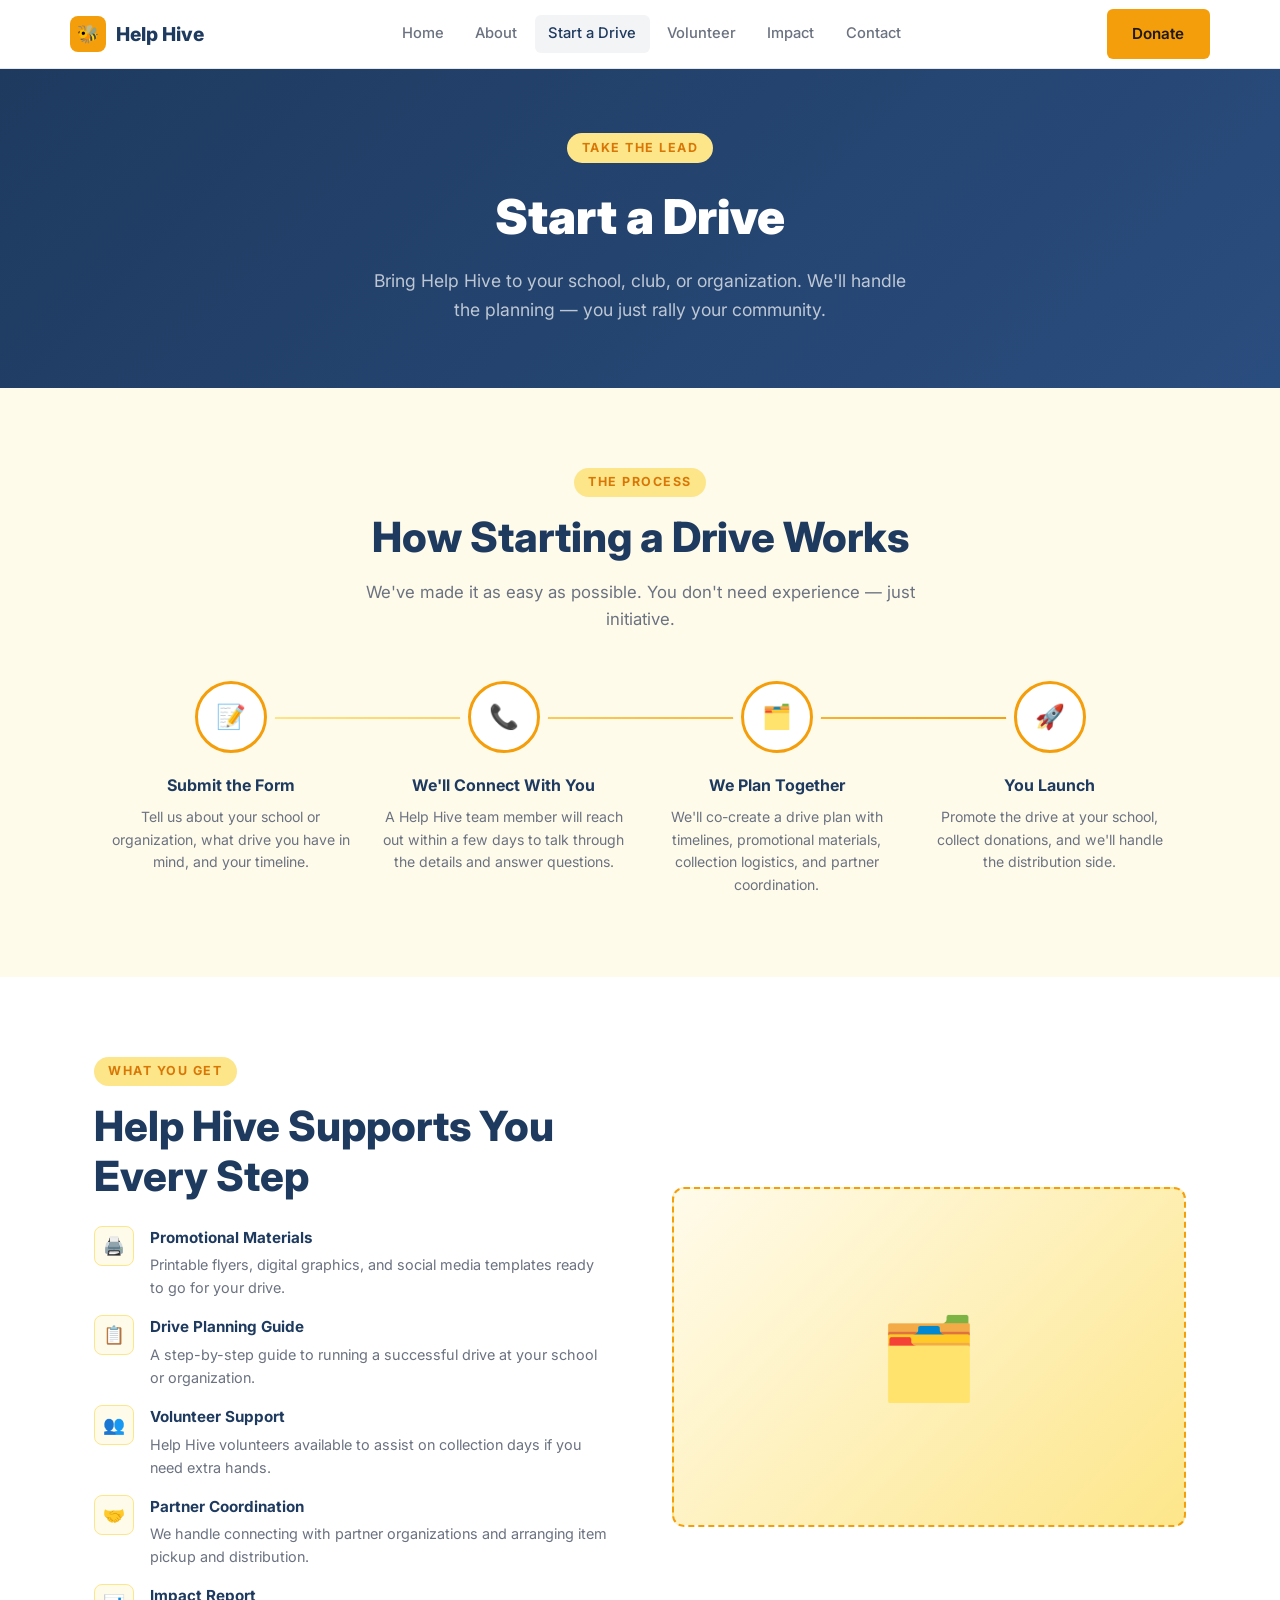
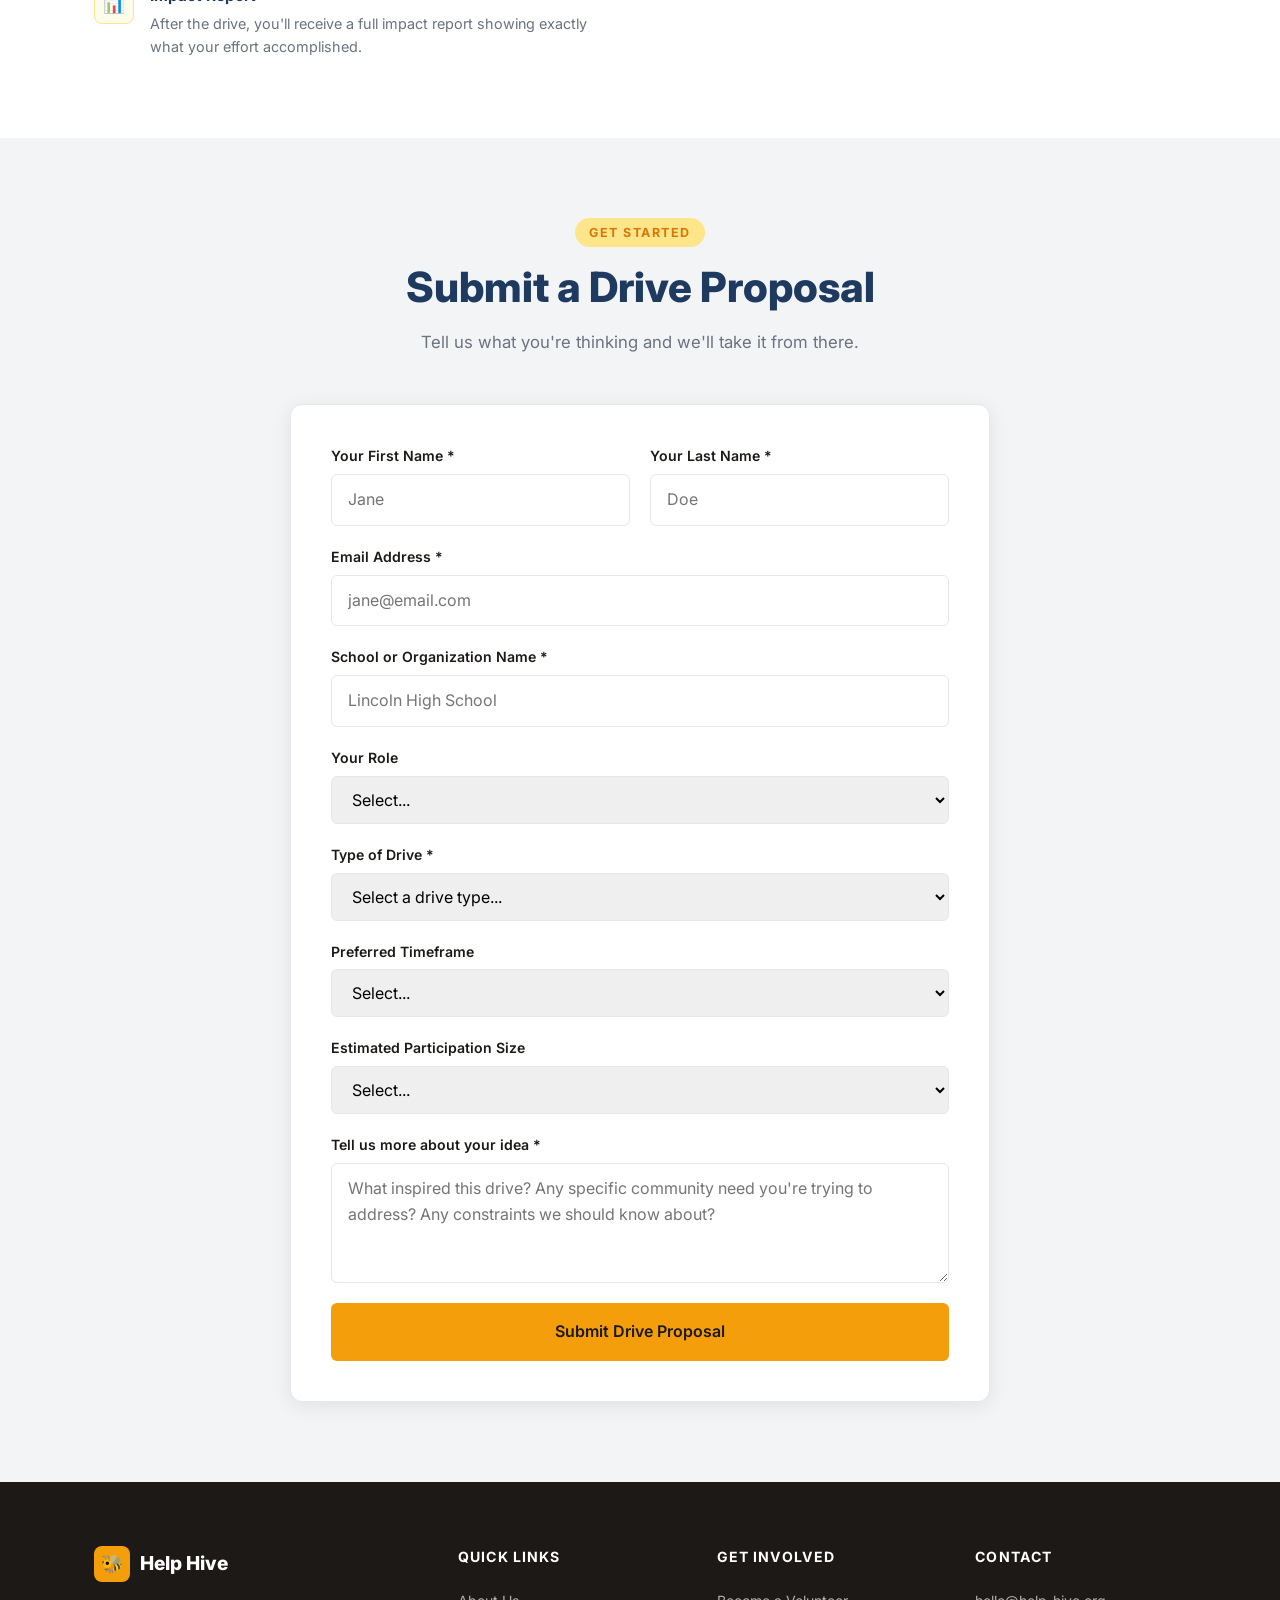
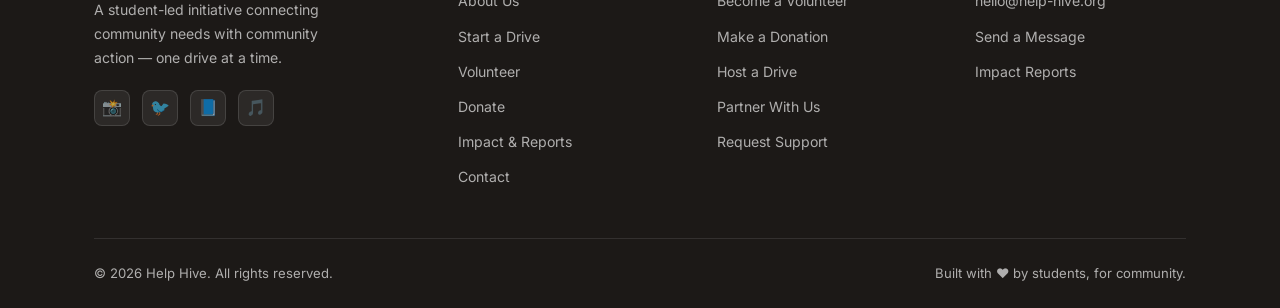
<file: start-a-drive.html>
<!DOCTYPE html>
<html lang="en">
<head>
  <meta charset="UTF-8" />
  <meta name="viewport" content="width=device-width, initial-scale=1.0" />
  <title>Start a Drive — Help Hive</title>
  <meta name="description" content="Want to host a donation drive at your school or organization? Help Hive will help you plan and run everything." />
  <link rel="preconnect" href="https://fonts.googleapis.com" />
  <link rel="preconnect" href="https://fonts.gstatic.com" crossorigin />
  <link href="https://fonts.googleapis.com/css2?family=Inter:wght@400;500;600;700;800;900&display=swap" rel="stylesheet" />
  <link rel="stylesheet" href="css/style.css" />
</head>
<body>

  <!-- NAV -->
  <nav class="nav">
    <div class="nav-inner">
      <a href="index.html" class="nav-logo">
        <div class="nav-logo-icon">🐝</div>
        Help Hive
      </a>
      <div class="nav-links">
        <a href="index.html">Home</a>
        <a href="about.html">About</a>
        <a href="start-a-drive.html">Start a Drive</a>
        <a href="volunteer.html">Volunteer</a>
        <a href="impact.html">Impact</a>
        <a href="contact.html">Contact</a>
      </div>
      <a href="donate.html" class="btn btn-primary nav-cta">Donate</a>
      <button class="nav-hamburger" id="nav-hamburger" aria-label="Menu">
        <span></span><span></span><span></span>
      </button>
    </div>
    <div class="nav-mobile" id="nav-mobile">
      <a href="index.html">Home</a>
      <a href="about.html">About</a>
      <a href="start-a-drive.html">Start a Drive</a>
      <a href="volunteer.html">Volunteer</a>
      <a href="impact.html">Impact</a>
      <a href="contact.html">Contact</a>
      <a href="donate.html" class="btn btn-primary">Donate Now</a>
    </div>
  </nav>

  <!-- PAGE HERO -->
  <section class="page-hero">
    <div class="container">
      <span class="section-label">Take the Lead</span>
      <h1>Start a Drive</h1>
      <p>Bring Help Hive to your school, club, or organization. We'll handle the planning — you just rally your community.</p>
    </div>
  </section>

  <!-- HOW IT WORKS -->
  <section class="section section-alt">
    <div class="container text-center">
      <span class="section-label">The Process</span>
      <h2 class="section-title">How Starting a Drive Works</h2>
      <p class="section-subtitle">We've made it as easy as possible. You don't need experience — just initiative.</p>
      <div class="steps-grid">
        <div class="step">
          <div class="step-num">📝</div>
          <h3>Submit the Form</h3>
          <p>Tell us about your school or organization, what drive you have in mind, and your timeline.</p>
        </div>
        <div class="step">
          <div class="step-num">📞</div>
          <h3>We'll Connect With You</h3>
          <p>A Help Hive team member will reach out within a few days to talk through the details and answer questions.</p>
        </div>
        <div class="step">
          <div class="step-num">🗂️</div>
          <h3>We Plan Together</h3>
          <p>We'll co-create a drive plan with timelines, promotional materials, collection logistics, and partner coordination.</p>
        </div>
        <div class="step">
          <div class="step-num">🚀</div>
          <h3>You Launch</h3>
          <p>Promote the drive at your school, collect donations, and we'll handle the distribution side.</p>
        </div>
      </div>
    </div>
  </section>

  <!-- WHAT WE PROVIDE -->
  <section class="section">
    <div class="container">
      <div class="about-grid">
        <div>
          <span class="section-label">What You Get</span>
          <h2 class="section-title">Help Hive Supports You Every Step</h2>
          <div class="about-points">
            <div class="about-point">
              <div class="about-point-icon">🖨️</div>
              <div class="about-point-text">
                <h4>Promotional Materials</h4>
                <p>Printable flyers, digital graphics, and social media templates ready to go for your drive.</p>
              </div>
            </div>
            <div class="about-point">
              <div class="about-point-icon">📋</div>
              <div class="about-point-text">
                <h4>Drive Planning Guide</h4>
                <p>A step-by-step guide to running a successful drive at your school or organization.</p>
              </div>
            </div>
            <div class="about-point">
              <div class="about-point-icon">👥</div>
              <div class="about-point-text">
                <h4>Volunteer Support</h4>
                <p>Help Hive volunteers available to assist on collection days if you need extra hands.</p>
              </div>
            </div>
            <div class="about-point">
              <div class="about-point-icon">🤝</div>
              <div class="about-point-text">
                <h4>Partner Coordination</h4>
                <p>We handle connecting with partner organizations and arranging item pickup and distribution.</p>
              </div>
            </div>
            <div class="about-point">
              <div class="about-point-icon">📊</div>
              <div class="about-point-text">
                <h4>Impact Report</h4>
                <p>After the drive, you'll receive a full impact report showing exactly what your effort accomplished.</p>
              </div>
            </div>
          </div>
        </div>
        <div class="about-visual">🗂️</div>
      </div>
    </div>
  </section>

  <!-- FORM -->
  <section class="section section-gray">
    <div class="container">
      <div class="text-center" style="margin-bottom: 2.5rem;">
        <span class="section-label">Get Started</span>
        <h2 class="section-title">Submit a Drive Proposal</h2>
        <p class="section-subtitle">Tell us what you're thinking and we'll take it from there.</p>
      </div>
      <div class="form-card" style="max-width: 700px; margin: 0 auto;">
        <form data-placeholder>
          <div class="form-grid-2">
            <div class="form-group">
              <label for="sd-first">Your First Name *</label>
              <input type="text" id="sd-first" placeholder="Jane" required />
            </div>
            <div class="form-group">
              <label for="sd-last">Your Last Name *</label>
              <input type="text" id="sd-last" placeholder="Doe" required />
            </div>
          </div>
          <div class="form-group">
            <label for="sd-email">Email Address *</label>
            <input type="email" id="sd-email" placeholder="jane@email.com" required />
          </div>
          <div class="form-group">
            <label for="sd-org">School or Organization Name *</label>
            <input type="text" id="sd-org" placeholder="Lincoln High School" required />
          </div>
          <div class="form-group">
            <label for="sd-role">Your Role</label>
            <select id="sd-role">
              <option value="">Select...</option>
              <option>Student</option>
              <option>Student Club Leader</option>
              <option>Teacher / Administrator</option>
              <option>Organization Staff</option>
              <option>Community Member</option>
              <option>Other</option>
            </select>
          </div>
          <div class="form-group">
            <label for="sd-type">Type of Drive *</label>
            <select id="sd-type" required>
              <option value="">Select a drive type...</option>
              <option>Hygiene Kit Drive</option>
              <option>School Supplies Drive</option>
              <option>Clothing Drive</option>
              <option>Food Drive</option>
              <option>Toy Drive</option>
              <option>Fundraiser / Bake Sale</option>
              <option>Other (describe below)</option>
            </select>
          </div>
          <div class="form-group">
            <label for="sd-timeline">Preferred Timeframe</label>
            <select id="sd-timeline">
              <option value="">Select...</option>
              <option>Within 2 weeks</option>
              <option>Within a month</option>
              <option>1–3 months from now</option>
              <option>Flexible</option>
            </select>
          </div>
          <div class="form-group">
            <label for="sd-size">Estimated Participation Size</label>
            <select id="sd-size">
              <option value="">Select...</option>
              <option>Small (under 50 people)</option>
              <option>Medium (50–200 people)</option>
              <option>Large (200+ people)</option>
              <option>Not sure yet</option>
            </select>
          </div>
          <div class="form-group">
            <label for="sd-details">Tell us more about your idea *</label>
            <textarea id="sd-details" placeholder="What inspired this drive? Any specific community need you're trying to address? Any constraints we should know about?" required></textarea>
          </div>
          <div class="form-submit">
            <button type="submit" class="btn btn-primary btn-lg">Submit Drive Proposal</button>
          </div>
          <div class="form-success" style="display:none; color: #065F46; font-weight:600; font-size:0.9rem; margin-top:1rem; background:#D1FAE5; padding:0.75rem 1rem; border-radius:6px;">
            ✅ Proposal submitted! We'll be in touch within a few days to start planning.
          </div>
        </form>
      </div>
    </div>
  </section>

  <!-- FOOTER -->
  <footer class="footer">
    <div class="container">
      <div class="footer-grid">
        <div class="footer-brand">
          <a href="index.html" class="nav-logo">
            <div class="nav-logo-icon">🐝</div>
            Help Hive
          </a>
          <p>A student-led initiative connecting community needs with community action — one drive at a time.</p>
          <div class="footer-social">
            <a href="#" title="Instagram">📸</a>
            <a href="#" title="Twitter/X">🐦</a>
            <a href="#" title="Facebook">📘</a>
            <a href="#" title="TikTok">🎵</a>
          </div>
        </div>
        <div class="footer-col">
          <h4>Quick Links</h4>
          <ul>
            <li><a href="about.html">About Us</a></li>
            <li><a href="start-a-drive.html">Start a Drive</a></li>
            <li><a href="volunteer.html">Volunteer</a></li>
            <li><a href="donate.html">Donate</a></li>
            <li><a href="impact.html">Impact & Reports</a></li>
            <li><a href="contact.html">Contact</a></li>
          </ul>
        </div>
        <div class="footer-col">
          <h4>Get Involved</h4>
          <ul>
            <li><a href="volunteer.html">Become a Volunteer</a></li>
            <li><a href="donate.html">Make a Donation</a></li>
            <li><a href="start-a-drive.html">Host a Drive</a></li>
            <li><a href="contact.html">Partner With Us</a></li>
            <li><a href="contact.html">Request Support</a></li>
          </ul>
        </div>
        <div class="footer-col">
          <h4>Contact</h4>
          <ul>
            <li><a href="mailto:hello@help-hive.org">hello@help-hive.org</a></li>
            <li><a href="contact.html">Send a Message</a></li>
            <li><a href="impact.html">Impact Reports</a></li>
          </ul>
        </div>
      </div>
      <div class="footer-bottom">
        <span>© 2026 Help Hive. All rights reserved.</span>
        <span>Built with ❤️ by students, for community.</span>
      </div>
    </div>
  </footer>

  <script src="js/main.js"></script>
</body>
</html>
</file>
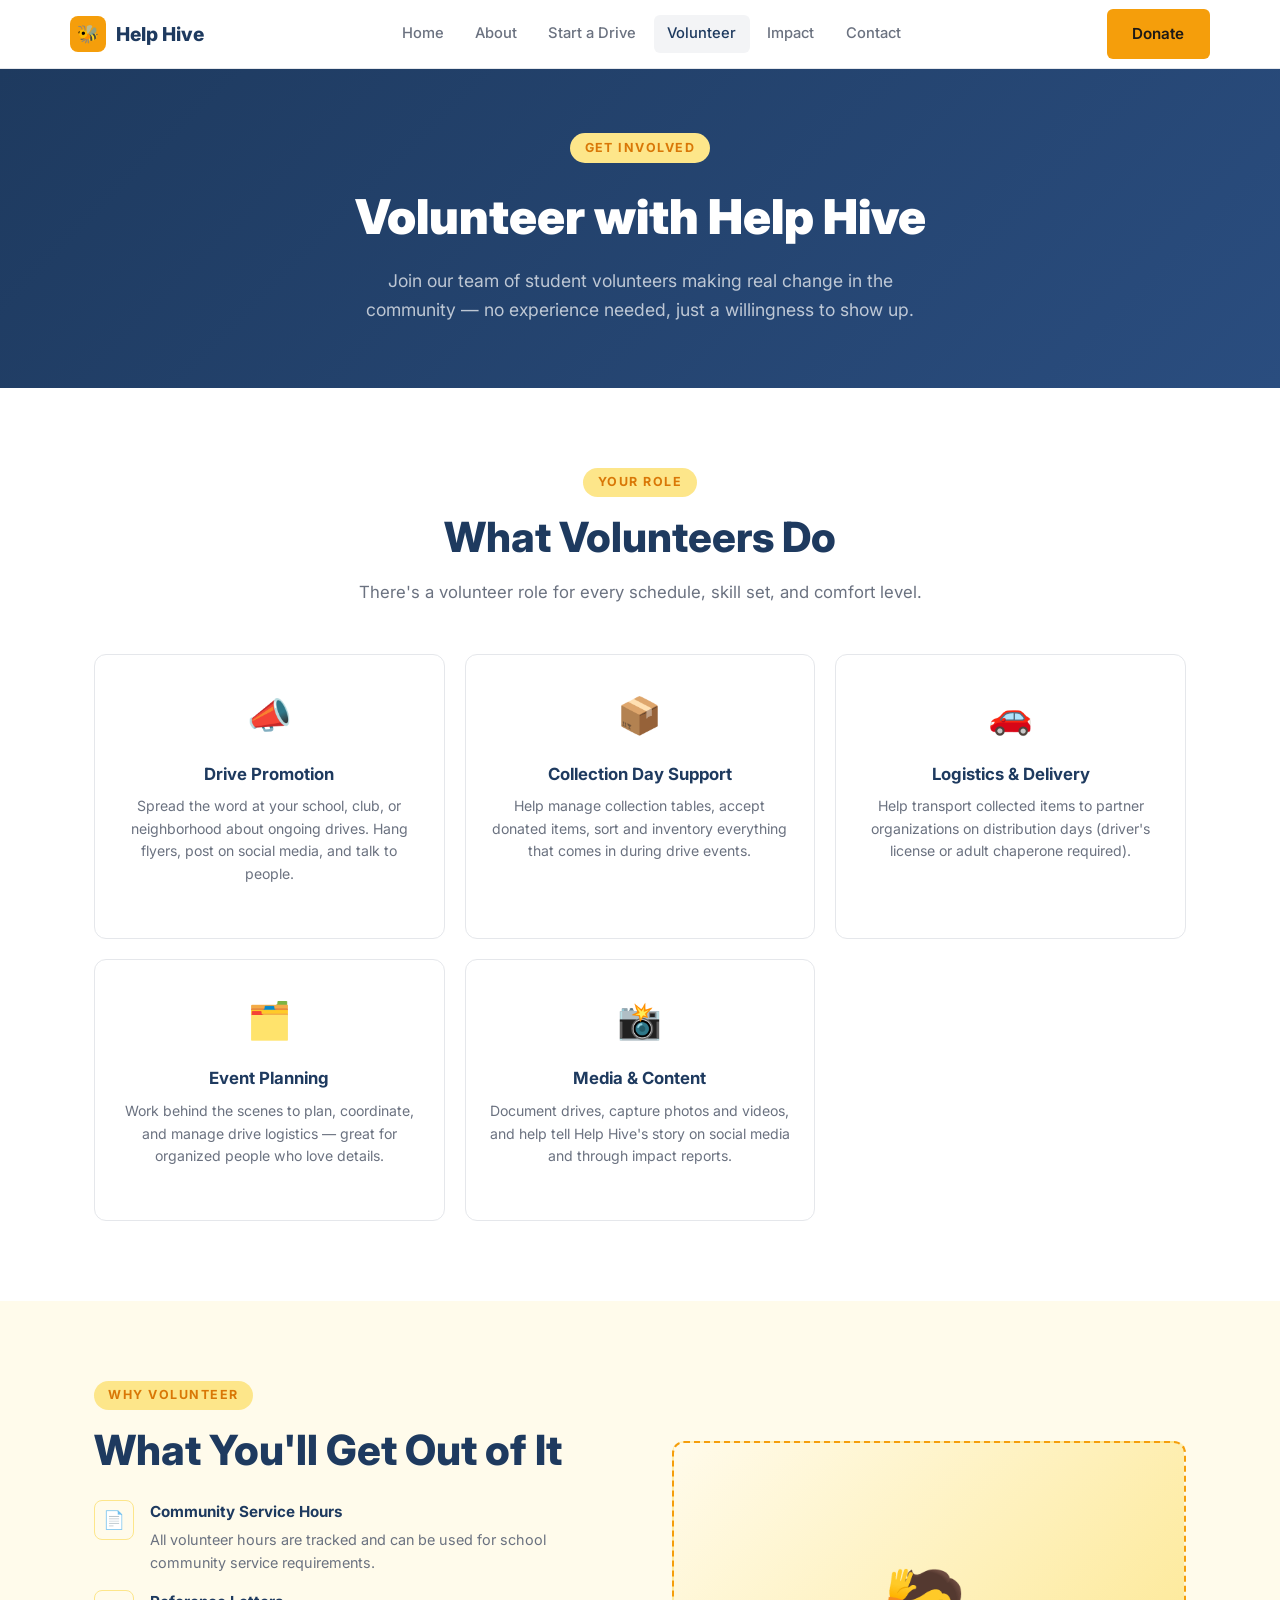
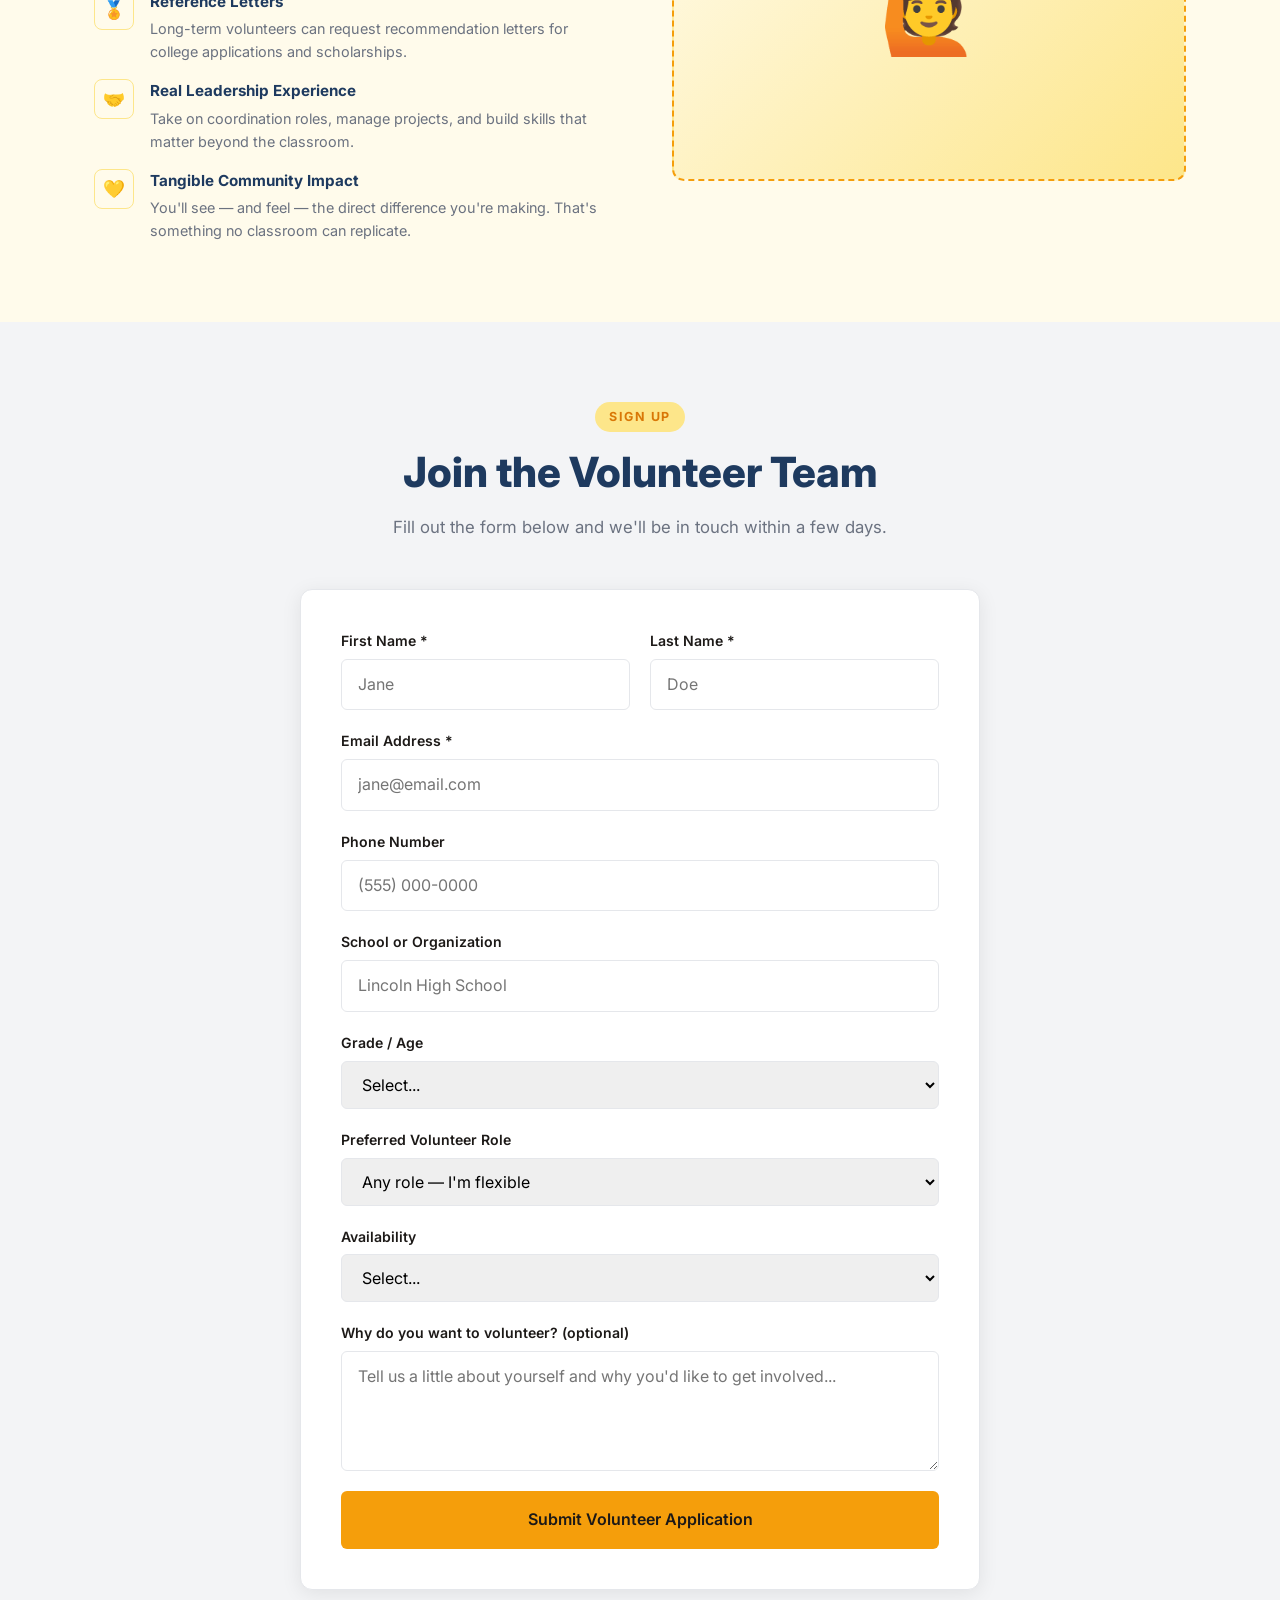
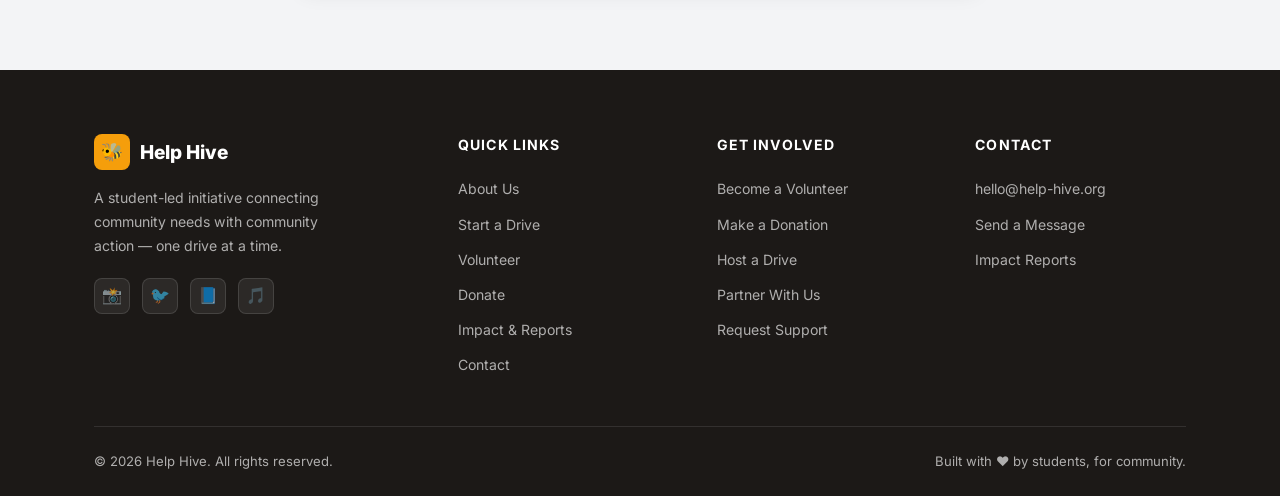
<file: volunteer.html>
<!DOCTYPE html>
<html lang="en">
<head>
  <meta charset="UTF-8" />
  <meta name="viewport" content="width=device-width, initial-scale=1.0" />
  <title>Volunteer — Help Hive</title>
  <meta name="description" content="Join Help Hive as a volunteer. Help organize drives, collect donations, and make a real difference in your community." />
  <link rel="preconnect" href="https://fonts.googleapis.com" />
  <link rel="preconnect" href="https://fonts.gstatic.com" crossorigin />
  <link href="https://fonts.googleapis.com/css2?family=Inter:wght@400;500;600;700;800;900&display=swap" rel="stylesheet" />
  <link rel="stylesheet" href="css/style.css" />
</head>
<body>

  <!-- NAV -->
  <nav class="nav">
    <div class="nav-inner">
      <a href="index.html" class="nav-logo">
        <div class="nav-logo-icon">🐝</div>
        Help Hive
      </a>
      <div class="nav-links">
        <a href="index.html">Home</a>
        <a href="about.html">About</a>
        <a href="start-a-drive.html">Start a Drive</a>
        <a href="volunteer.html">Volunteer</a>
        <a href="impact.html">Impact</a>
        <a href="contact.html">Contact</a>
      </div>
      <a href="donate.html" class="btn btn-primary nav-cta">Donate</a>
      <button class="nav-hamburger" id="nav-hamburger" aria-label="Menu">
        <span></span><span></span><span></span>
      </button>
    </div>
    <div class="nav-mobile" id="nav-mobile">
      <a href="index.html">Home</a>
      <a href="about.html">About</a>
      <a href="start-a-drive.html">Start a Drive</a>
      <a href="volunteer.html">Volunteer</a>
      <a href="impact.html">Impact</a>
      <a href="contact.html">Contact</a>
      <a href="donate.html" class="btn btn-primary">Donate Now</a>
    </div>
  </nav>

  <!-- PAGE HERO -->
  <section class="page-hero">
    <div class="container">
      <span class="section-label">Get Involved</span>
      <h1>Volunteer with Help Hive</h1>
      <p>Join our team of student volunteers making real change in the community — no experience needed, just a willingness to show up.</p>
    </div>
  </section>

  <!-- WHAT VOLUNTEERS DO -->
  <section class="section">
    <div class="container text-center">
      <span class="section-label">Your Role</span>
      <h2 class="section-title">What Volunteers Do</h2>
      <p class="section-subtitle">There's a volunteer role for every schedule, skill set, and comfort level.</p>
      <div class="involve-grid">
        <div class="involve-card">
          <div class="involve-icon">📣</div>
          <h3>Drive Promotion</h3>
          <p>Spread the word at your school, club, or neighborhood about ongoing drives. Hang flyers, post on social media, and talk to people.</p>
        </div>
        <div class="involve-card">
          <div class="involve-icon">📦</div>
          <h3>Collection Day Support</h3>
          <p>Help manage collection tables, accept donated items, sort and inventory everything that comes in during drive events.</p>
        </div>
        <div class="involve-card">
          <div class="involve-icon">🚗</div>
          <h3>Logistics & Delivery</h3>
          <p>Help transport collected items to partner organizations on distribution days (driver's license or adult chaperone required).</p>
        </div>
        <div class="involve-card">
          <div class="involve-icon">🗂️</div>
          <h3>Event Planning</h3>
          <p>Work behind the scenes to plan, coordinate, and manage drive logistics — great for organized people who love details.</p>
        </div>
        <div class="involve-card">
          <div class="involve-icon">📸</div>
          <h3>Media & Content</h3>
          <p>Document drives, capture photos and videos, and help tell Help Hive's story on social media and through impact reports.</p>
        </div>
      </div>
    </div>
  </section>

  <!-- BENEFITS -->
  <section class="section section-alt">
    <div class="container">
      <div class="about-grid">
        <div>
          <span class="section-label">Why Volunteer</span>
          <h2 class="section-title">What You'll Get Out of It</h2>
          <div class="about-points">
            <div class="about-point">
              <div class="about-point-icon">📄</div>
              <div class="about-point-text">
                <h4>Community Service Hours</h4>
                <p>All volunteer hours are tracked and can be used for school community service requirements.</p>
              </div>
            </div>
            <div class="about-point">
              <div class="about-point-icon">🏅</div>
              <div class="about-point-text">
                <h4>Reference Letters</h4>
                <p>Long-term volunteers can request recommendation letters for college applications and scholarships.</p>
              </div>
            </div>
            <div class="about-point">
              <div class="about-point-icon">🤝</div>
              <div class="about-point-text">
                <h4>Real Leadership Experience</h4>
                <p>Take on coordination roles, manage projects, and build skills that matter beyond the classroom.</p>
              </div>
            </div>
            <div class="about-point">
              <div class="about-point-icon">💛</div>
              <div class="about-point-text">
                <h4>Tangible Community Impact</h4>
                <p>You'll see — and feel — the direct difference you're making. That's something no classroom can replicate.</p>
              </div>
            </div>
          </div>
        </div>
        <div class="about-visual">🙋</div>
      </div>
    </div>
  </section>

  <!-- SIGNUP FORM -->
  <section class="section section-gray">
    <div class="container">
      <div class="text-center" style="margin-bottom: 2.5rem;">
        <span class="section-label">Sign Up</span>
        <h2 class="section-title">Join the Volunteer Team</h2>
        <p class="section-subtitle">Fill out the form below and we'll be in touch within a few days.</p>
      </div>
      <div class="form-card" style="max-width: 680px; margin: 0 auto;">
        <form data-placeholder>
          <div class="form-grid-2">
            <div class="form-group">
              <label for="v-first">First Name *</label>
              <input type="text" id="v-first" placeholder="Jane" required />
            </div>
            <div class="form-group">
              <label for="v-last">Last Name *</label>
              <input type="text" id="v-last" placeholder="Doe" required />
            </div>
          </div>
          <div class="form-group">
            <label for="v-email">Email Address *</label>
            <input type="email" id="v-email" placeholder="jane@email.com" required />
          </div>
          <div class="form-group">
            <label for="v-phone">Phone Number</label>
            <input type="tel" id="v-phone" placeholder="(555) 000-0000" />
          </div>
          <div class="form-group">
            <label for="v-school">School or Organization</label>
            <input type="text" id="v-school" placeholder="Lincoln High School" />
          </div>
          <div class="form-group">
            <label for="v-grade">Grade / Age</label>
            <select id="v-grade">
              <option value="">Select...</option>
              <option>Middle School (6–8)</option>
              <option>9th Grade</option>
              <option>10th Grade</option>
              <option>11th Grade</option>
              <option>12th Grade</option>
              <option>College Student</option>
              <option>Adult (18+)</option>
            </select>
          </div>
          <div class="form-group">
            <label for="v-role">Preferred Volunteer Role</label>
            <select id="v-role">
              <option value="">Any role — I'm flexible</option>
              <option>Drive Promotion</option>
              <option>Collection Day Support</option>
              <option>Logistics & Delivery</option>
              <option>Event Planning</option>
              <option>Media & Content</option>
            </select>
          </div>
          <div class="form-group">
            <label for="v-avail">Availability</label>
            <select id="v-avail">
              <option value="">Select...</option>
              <option>Weekends only</option>
              <option>Weekdays after school</option>
              <option>Flexible / whenever needed</option>
              <option>Specific events only</option>
            </select>
          </div>
          <div class="form-group">
            <label for="v-why">Why do you want to volunteer? (optional)</label>
            <textarea id="v-why" placeholder="Tell us a little about yourself and why you'd like to get involved..."></textarea>
          </div>
          <div class="form-submit">
            <button type="submit" class="btn btn-primary btn-lg">Submit Volunteer Application</button>
          </div>
          <div class="form-success" style="display:none; color: #065F46; font-weight:600; font-size:0.9rem; margin-top:1rem; background:#D1FAE5; padding:0.75rem 1rem; border-radius:6px;">
            ✅ Application received! We'll be in touch within a few days. Welcome to the hive!
          </div>
        </form>
      </div>
    </div>
  </section>

  <!-- FOOTER -->
  <footer class="footer">
    <div class="container">
      <div class="footer-grid">
        <div class="footer-brand">
          <a href="index.html" class="nav-logo">
            <div class="nav-logo-icon">🐝</div>
            Help Hive
          </a>
          <p>A student-led initiative connecting community needs with community action — one drive at a time.</p>
          <div class="footer-social">
            <a href="#" title="Instagram">📸</a>
            <a href="#" title="Twitter/X">🐦</a>
            <a href="#" title="Facebook">📘</a>
            <a href="#" title="TikTok">🎵</a>
          </div>
        </div>
        <div class="footer-col">
          <h4>Quick Links</h4>
          <ul>
            <li><a href="about.html">About Us</a></li>
            <li><a href="start-a-drive.html">Start a Drive</a></li>
            <li><a href="volunteer.html">Volunteer</a></li>
            <li><a href="donate.html">Donate</a></li>
            <li><a href="impact.html">Impact & Reports</a></li>
            <li><a href="contact.html">Contact</a></li>
          </ul>
        </div>
        <div class="footer-col">
          <h4>Get Involved</h4>
          <ul>
            <li><a href="volunteer.html">Become a Volunteer</a></li>
            <li><a href="donate.html">Make a Donation</a></li>
            <li><a href="start-a-drive.html">Host a Drive</a></li>
            <li><a href="contact.html">Partner With Us</a></li>
            <li><a href="contact.html">Request Support</a></li>
          </ul>
        </div>
        <div class="footer-col">
          <h4>Contact</h4>
          <ul>
            <li><a href="mailto:hello@help-hive.org">hello@help-hive.org</a></li>
            <li><a href="contact.html">Send a Message</a></li>
            <li><a href="impact.html">Impact Reports</a></li>
          </ul>
        </div>
      </div>
      <div class="footer-bottom">
        <span>© 2026 Help Hive. All rights reserved.</span>
        <span>Built with ❤️ by students, for community.</span>
      </div>
    </div>
  </footer>

  <script src="js/main.js"></script>
</body>
</html>
</file>
<file: css/style.css>
/* ============================================
   HELP HIVE — Main Stylesheet
   ============================================ */

/* --- Variables --- */
:root {
  --amber: #F59E0B;
  --amber-dark: #D97706;
  --amber-light: #FDE68A;
  --amber-bg: #FFFBEB;
  --navy: #1E3A5F;
  --navy-dark: #152B47;
  --dark: #1C1917;
  --gray: #6B7280;
  --gray-light: #F3F4F6;
  --white: #FFFFFF;
  --border: #E5E7EB;
  --radius: 12px;
  --radius-sm: 6px;
  --shadow: 0 4px 20px rgba(0,0,0,0.08);
  --shadow-md: 0 8px 32px rgba(0,0,0,0.12);
  --transition: 0.25s ease;
  --max-width: 1140px;
}

/* --- Reset --- */
*, *::before, *::after { box-sizing: border-box; margin: 0; padding: 0; }
html { scroll-behavior: smooth; font-size: 16px; }
body {
  font-family: 'Inter', -apple-system, BlinkMacSystemFont, 'Segoe UI', sans-serif;
  color: var(--dark);
  background: var(--white);
  line-height: 1.6;
  -webkit-font-smoothing: antialiased;
}
img { max-width: 100%; display: block; }
a { color: inherit; text-decoration: none; }
ul { list-style: none; }
button { cursor: pointer; border: none; background: none; font: inherit; }
input, textarea, select {
  font: inherit;
  border: 1px solid var(--border);
  border-radius: var(--radius-sm);
  padding: 0.75rem 1rem;
  width: 100%;
  outline: none;
  transition: border-color var(--transition);
}
input:focus, textarea:focus, select:focus { border-color: var(--amber); }

/* --- Utilities --- */
.container { max-width: var(--max-width); margin: 0 auto; padding: 0 1.5rem; }
.section { padding: 5rem 0; }
.section-alt { background: var(--amber-bg); }
.section-dark { background: var(--navy); color: var(--white); }
.section-gray { background: var(--gray-light); }

.section-label {
  display: inline-block;
  font-size: 0.78rem;
  font-weight: 700;
  letter-spacing: 0.12em;
  text-transform: uppercase;
  color: var(--amber-dark);
  background: var(--amber-light);
  padding: 0.3rem 0.9rem;
  border-radius: 100px;
  margin-bottom: 1rem;
}
.section-dark .section-label {
  background: rgba(245,158,11,0.2);
  color: var(--amber-light);
}

.section-title {
  font-size: clamp(1.8rem, 4vw, 2.6rem);
  font-weight: 800;
  line-height: 1.2;
  color: var(--navy);
  margin-bottom: 1rem;
}
.section-dark .section-title { color: var(--white); }

.section-subtitle {
  font-size: 1.05rem;
  color: var(--gray);
  max-width: 600px;
  margin-bottom: 3rem;
}
.section-dark .section-subtitle { color: rgba(255,255,255,0.7); }

.text-center { text-align: center; }
.text-center .section-subtitle { margin-left: auto; margin-right: auto; }

.grid-2 { display: grid; grid-template-columns: repeat(2, 1fr); gap: 1.5rem; }
.grid-3 { display: grid; grid-template-columns: repeat(3, 1fr); gap: 1.5rem; }
.grid-4 { display: grid; grid-template-columns: repeat(4, 1fr); gap: 1.5rem; }

/* --- Buttons --- */
.btn {
  display: inline-flex;
  align-items: center;
  gap: 0.5rem;
  padding: 0.8rem 1.6rem;
  border-radius: var(--radius-sm);
  font-weight: 600;
  font-size: 0.95rem;
  transition: all var(--transition);
  white-space: nowrap;
}
.btn-primary {
  background: var(--amber);
  color: var(--dark);
}
.btn-primary:hover { background: var(--amber-dark); transform: translateY(-1px); }

.btn-secondary {
  background: var(--navy);
  color: var(--white);
}
.btn-secondary:hover { background: var(--navy-dark); transform: translateY(-1px); }

.btn-outline {
  border: 2px solid var(--navy);
  color: var(--navy);
  background: transparent;
}
.btn-outline:hover { background: var(--navy); color: var(--white); }

.btn-outline-white {
  border: 2px solid rgba(255,255,255,0.6);
  color: var(--white);
  background: transparent;
}
.btn-outline-white:hover { background: rgba(255,255,255,0.15); }

.btn-lg { padding: 1rem 2rem; font-size: 1rem; border-radius: var(--radius-sm); }

/* ============================================
   NAVIGATION
   ============================================ */
.nav {
  position: sticky;
  top: 0;
  z-index: 100;
  background: var(--white);
  border-bottom: 1px solid var(--border);
  padding: 0 1.5rem;
}
.nav-inner {
  max-width: var(--max-width);
  margin: 0 auto;
  display: flex;
  align-items: center;
  justify-content: space-between;
  height: 68px;
}
.nav-logo {
  display: flex;
  align-items: center;
  gap: 0.6rem;
  font-weight: 800;
  font-size: 1.2rem;
  color: var(--navy);
}
.nav-logo-icon {
  width: 36px;
  height: 36px;
  background: var(--amber);
  border-radius: 8px;
  display: flex;
  align-items: center;
  justify-content: center;
  font-size: 1.1rem;
}
.nav-links {
  display: flex;
  align-items: center;
  gap: 0.25rem;
}
.nav-links a {
  padding: 0.45rem 0.85rem;
  border-radius: var(--radius-sm);
  font-size: 0.92rem;
  font-weight: 500;
  color: var(--gray);
  transition: all var(--transition);
}
.nav-links a:hover, .nav-links a.active {
  color: var(--navy);
  background: var(--gray-light);
}
.nav-cta { margin-left: 0.5rem; }

.nav-hamburger {
  display: none;
  flex-direction: column;
  gap: 5px;
  padding: 4px;
}
.nav-hamburger span {
  display: block;
  width: 24px;
  height: 2px;
  background: var(--navy);
  border-radius: 2px;
  transition: all var(--transition);
}

.nav-mobile {
  display: none;
  flex-direction: column;
  gap: 0.25rem;
  padding: 1rem 0;
  border-top: 1px solid var(--border);
}
.nav-mobile.open { display: flex; }
.nav-mobile a {
  padding: 0.6rem 0.5rem;
  font-weight: 500;
  color: var(--gray);
  border-radius: var(--radius-sm);
  transition: all var(--transition);
}
.nav-mobile a:hover { color: var(--navy); background: var(--gray-light); }
.nav-mobile .btn { width: 100%; justify-content: center; margin-top: 0.5rem; }

/* ============================================
   HERO
   ============================================ */
.hero {
  background: linear-gradient(135deg, var(--navy) 0%, #2A4D7F 100%);
  color: var(--white);
  padding: 6rem 0 5rem;
  position: relative;
  overflow: hidden;
}
.hero::before {
  content: '';
  position: absolute;
  top: -80px; right: -80px;
  width: 500px; height: 500px;
  background: radial-gradient(circle, rgba(245,158,11,0.15) 0%, transparent 70%);
  pointer-events: none;
}
.hero::after {
  content: '';
  position: absolute;
  bottom: -100px; left: -60px;
  width: 400px; height: 400px;
  background: radial-gradient(circle, rgba(245,158,11,0.08) 0%, transparent 70%);
  pointer-events: none;
}
.hero-inner {
  position: relative;
  z-index: 1;
  display: grid;
  grid-template-columns: 1fr 1fr;
  gap: 4rem;
  align-items: center;
}
.hero-badge {
  display: inline-flex;
  align-items: center;
  gap: 0.5rem;
  background: rgba(245,158,11,0.2);
  border: 1px solid rgba(245,158,11,0.4);
  color: var(--amber-light);
  font-size: 0.82rem;
  font-weight: 600;
  padding: 0.35rem 0.9rem;
  border-radius: 100px;
  margin-bottom: 1.5rem;
  letter-spacing: 0.05em;
}
.hero h1 {
  font-size: clamp(2.2rem, 5vw, 3.5rem);
  font-weight: 900;
  line-height: 1.15;
  margin-bottom: 1rem;
}
.hero h1 span { color: var(--amber); }
.hero-tagline {
  font-size: 1.15rem;
  color: rgba(255,255,255,0.75);
  margin-bottom: 2.5rem;
  max-width: 480px;
}
.hero-cta {
  display: flex;
  flex-wrap: wrap;
  gap: 0.75rem;
}

.hero-visual {
  display: flex;
  align-items: center;
  justify-content: center;
}
.hero-card-stack {
  position: relative;
  width: 320px;
  height: 300px;
}
.hero-card {
  position: absolute;
  background: rgba(255,255,255,0.08);
  border: 1px solid rgba(255,255,255,0.15);
  border-radius: var(--radius);
  padding: 1.5rem;
  backdrop-filter: blur(10px);
}
.hero-card-main {
  width: 260px;
  top: 20px; left: 30px;
  background: rgba(255,255,255,0.12);
}
.hero-card-main .card-icon { font-size: 2rem; margin-bottom: 0.75rem; }
.hero-card-main h3 { color: var(--white); font-size: 1rem; font-weight: 700; margin-bottom: 0.4rem; }
.hero-card-main p { color: rgba(255,255,255,0.65); font-size: 0.85rem; }
.hero-card-stat {
  width: 140px;
  bottom: 10px; right: 0;
  text-align: center;
  background: var(--amber);
  border-color: var(--amber);
  color: var(--dark);
}
.hero-card-stat .stat-num { font-size: 1.8rem; font-weight: 900; }
.hero-card-stat .stat-label { font-size: 0.78rem; font-weight: 600; opacity: 0.8; }

/* ============================================
   ABOUT / QUICK EXPLANATION
   ============================================ */
.about-grid {
  display: grid;
  grid-template-columns: 1fr 1fr;
  gap: 4rem;
  align-items: center;
}
.about-visual {
  background: linear-gradient(135deg, var(--amber-bg), var(--amber-light));
  border-radius: var(--radius);
  height: 340px;
  display: flex;
  align-items: center;
  justify-content: center;
  font-size: 5rem;
  border: 2px dashed var(--amber);
}
.about-points { margin-top: 1.5rem; display: flex; flex-direction: column; gap: 1rem; }
.about-point {
  display: flex;
  gap: 1rem;
  align-items: flex-start;
}
.about-point-icon {
  width: 40px;
  height: 40px;
  border-radius: 8px;
  background: var(--amber-bg);
  display: flex;
  align-items: center;
  justify-content: center;
  font-size: 1.1rem;
  flex-shrink: 0;
  border: 1px solid var(--amber-light);
}
.about-point-text h4 { font-size: 0.95rem; font-weight: 700; color: var(--navy); margin-bottom: 0.2rem; }
.about-point-text p { font-size: 0.9rem; color: var(--gray); }

/* ============================================
   IMPACT METRICS
   ============================================ */
.metrics-grid { display: grid; grid-template-columns: repeat(4, 1fr); gap: 1.5rem; }
.metric-card {
  background: rgba(255,255,255,0.08);
  border: 1px solid rgba(255,255,255,0.15);
  border-radius: var(--radius);
  padding: 2rem 1.5rem;
  text-align: center;
}
.metric-icon { font-size: 2rem; margin-bottom: 0.75rem; }
.metric-num {
  font-size: 2.5rem;
  font-weight: 900;
  color: var(--amber);
  line-height: 1;
  margin-bottom: 0.5rem;
}
.metric-label {
  font-size: 0.88rem;
  color: rgba(255,255,255,0.65);
  font-weight: 500;
}

/* ============================================
   HOW IT WORKS
   ============================================ */
.steps-grid { display: grid; grid-template-columns: repeat(4, 1fr); gap: 0; position: relative; }
.steps-grid::before {
  content: '';
  position: absolute;
  top: 36px;
  left: calc(12.5% + 20px);
  right: calc(12.5% + 20px);
  height: 2px;
  background: linear-gradient(to right, var(--amber-light), var(--amber));
  z-index: 0;
}
.step {
  text-align: center;
  padding: 0 1rem;
  position: relative;
  z-index: 1;
}
.step-num {
  width: 72px;
  height: 72px;
  border-radius: 50%;
  background: var(--white);
  border: 3px solid var(--amber);
  display: flex;
  align-items: center;
  justify-content: center;
  font-size: 1.5rem;
  margin: 0 auto 1.25rem;
  box-shadow: 0 0 0 8px var(--amber-bg);
}
.step h3 { font-size: 1rem; font-weight: 700; color: var(--navy); margin-bottom: 0.5rem; }
.step p { font-size: 0.88rem; color: var(--gray); }

/* ============================================
   DRIVES / CAMPAIGNS
   ============================================ */
.drives-grid { display: grid; grid-template-columns: repeat(2, 1fr); gap: 1.5rem; }
.drive-card {
  background: var(--white);
  border: 1px solid var(--border);
  border-radius: var(--radius);
  padding: 1.75rem;
  transition: all var(--transition);
  display: flex;
  flex-direction: column;
}
.drive-card:hover { box-shadow: var(--shadow-md); transform: translateY(-3px); }
.drive-header { display: flex; align-items: flex-start; justify-content: space-between; gap: 1rem; margin-bottom: 1rem; }
.drive-icon { font-size: 2rem; }
.drive-status {
  font-size: 0.75rem;
  font-weight: 700;
  padding: 0.25rem 0.7rem;
  border-radius: 100px;
  background: #D1FAE5;
  color: #065F46;
}
.drive-status.urgent {
  background: #FEE2E2;
  color: #991B1B;
}
.drive-card h3 { font-size: 1.1rem; font-weight: 700; color: var(--navy); margin-bottom: 0.4rem; }
.drive-card p { font-size: 0.9rem; color: var(--gray); margin-bottom: 1rem; }
.drive-needs { margin-bottom: 1rem; }
.drive-needs h4 { font-size: 0.8rem; font-weight: 700; color: var(--dark); text-transform: uppercase; letter-spacing: 0.05em; margin-bottom: 0.5rem; }
.need-tags { display: flex; flex-wrap: wrap; gap: 0.4rem; }
.need-tag {
  font-size: 0.78rem;
  padding: 0.2rem 0.6rem;
  background: var(--amber-bg);
  color: var(--amber-dark);
  border-radius: 100px;
  font-weight: 500;
}
.drive-footer {
  margin-top: auto;
  display: flex;
  align-items: center;
  justify-content: space-between;
}
.drive-deadline { font-size: 0.82rem; color: var(--gray); }
.drive-deadline strong { color: var(--dark); }

/* ============================================
   GET INVOLVED
   ============================================ */
.involve-grid { display: grid; grid-template-columns: repeat(3, 1fr); gap: 1.25rem; }
.involve-card {
  background: var(--white);
  border: 1px solid var(--border);
  border-radius: var(--radius);
  padding: 2rem 1.5rem;
  transition: all var(--transition);
  text-align: center;
}
.involve-card:hover {
  border-color: var(--amber);
  box-shadow: 0 0 0 4px var(--amber-bg), var(--shadow);
  transform: translateY(-3px);
}
.involve-icon { font-size: 2.25rem; margin-bottom: 1rem; }
.involve-card h3 { font-size: 1.05rem; font-weight: 700; color: var(--navy); margin-bottom: 0.5rem; }
.involve-card p { font-size: 0.88rem; color: var(--gray); margin-bottom: 1.25rem; }

/* ============================================
   IMPACT STORY
   ============================================ */
.story-card {
  max-width: 780px;
  margin: 0 auto;
  background: var(--white);
  border-radius: var(--radius);
  padding: 3rem;
  box-shadow: var(--shadow-md);
  position: relative;
}
.story-card::before {
  content: '"';
  position: absolute;
  top: -0.5rem;
  left: 2.5rem;
  font-size: 8rem;
  color: var(--amber-light);
  font-family: Georgia, serif;
  line-height: 1;
  z-index: 0;
}
.story-content { position: relative; z-index: 1; }
.story-meta { display: flex; gap: 1.5rem; margin-bottom: 1.5rem; }
.story-step {
  display: flex;
  align-items: center;
  gap: 0.5rem;
  font-size: 0.82rem;
  font-weight: 600;
  color: var(--gray);
}
.story-step-dot {
  width: 8px; height: 8px;
  border-radius: 50%;
  background: var(--amber);
}
.story-text { font-size: 1.05rem; color: var(--dark); line-height: 1.8; margin-bottom: 1.5rem; }
.story-result {
  background: var(--amber-bg);
  border-left: 4px solid var(--amber);
  padding: 1rem 1.25rem;
  border-radius: 0 var(--radius-sm) var(--radius-sm) 0;
  font-size: 0.95rem;
  font-weight: 600;
  color: var(--navy);
}

/* ============================================
   PARTNERS
   ============================================ */
.partners-grid {
  display: flex;
  flex-wrap: wrap;
  gap: 1rem;
  justify-content: center;
}
.partner-chip {
  display: flex;
  align-items: center;
  gap: 0.75rem;
  padding: 0.9rem 1.5rem;
  background: var(--white);
  border: 1px solid var(--border);
  border-radius: var(--radius);
  font-weight: 600;
  font-size: 0.92rem;
  color: var(--navy);
  transition: all var(--transition);
}
.partner-chip:hover { border-color: var(--amber); box-shadow: var(--shadow); }
.partner-chip-icon { font-size: 1.25rem; }

/* ============================================
   TRANSPARENCY
   ============================================ */
.transparency-grid { display: grid; grid-template-columns: repeat(3, 1fr); gap: 1.5rem; }
.transparency-card {
  background: rgba(255,255,255,0.07);
  border: 1px solid rgba(255,255,255,0.12);
  border-radius: var(--radius);
  padding: 2rem 1.5rem;
}
.transparency-card .t-icon { font-size: 2rem; margin-bottom: 1rem; }
.transparency-card h3 { font-size: 1rem; font-weight: 700; color: var(--white); margin-bottom: 0.6rem; }
.transparency-card p { font-size: 0.88rem; color: rgba(255,255,255,0.65); line-height: 1.7; }

/* ============================================
   FOUNDER
   ============================================ */
.founder-grid {
  display: grid;
  grid-template-columns: 1fr 1.5fr;
  gap: 4rem;
  align-items: center;
}
.founder-photo {
  width: 100%;
  aspect-ratio: 1;
  border-radius: var(--radius);
  background: linear-gradient(135deg, var(--amber-bg), var(--amber-light));
  display: flex;
  align-items: center;
  justify-content: center;
  font-size: 5rem;
  border: 2px dashed var(--amber);
}
.founder-text blockquote {
  font-size: 1.15rem;
  color: var(--navy);
  font-style: italic;
  line-height: 1.8;
  border-left: 4px solid var(--amber);
  padding-left: 1.25rem;
  margin: 1.5rem 0;
}
.founder-text p { color: var(--gray); font-size: 0.95rem; line-height: 1.8; margin-bottom: 1rem; }

/* ============================================
   EVENTS
   ============================================ */
.events-list { display: flex; flex-direction: column; gap: 1rem; max-width: 700px; margin: 0 auto; }
.event-item {
  display: flex;
  gap: 1.5rem;
  align-items: center;
  background: var(--white);
  border: 1px solid var(--border);
  border-radius: var(--radius);
  padding: 1.25rem 1.5rem;
  transition: all var(--transition);
}
.event-item:hover { box-shadow: var(--shadow); border-color: var(--amber-light); }
.event-date {
  text-align: center;
  min-width: 56px;
  background: var(--amber-bg);
  border-radius: var(--radius-sm);
  padding: 0.5rem;
  border: 1px solid var(--amber-light);
}
.event-date .e-month { font-size: 0.7rem; font-weight: 700; text-transform: uppercase; color: var(--amber-dark); letter-spacing: 0.08em; }
.event-date .e-day { font-size: 1.5rem; font-weight: 900; color: var(--navy); line-height: 1; }
.event-info { flex: 1; }
.event-info h3 { font-size: 1rem; font-weight: 700; color: var(--navy); margin-bottom: 0.2rem; }
.event-info p { font-size: 0.85rem; color: var(--gray); }
.event-type {
  font-size: 0.75rem;
  font-weight: 700;
  padding: 0.25rem 0.7rem;
  border-radius: 100px;
  background: var(--amber-bg);
  color: var(--amber-dark);
}

/* ============================================
   NEWSLETTER
   ============================================ */
.newsletter-box {
  max-width: 560px;
  margin: 0 auto;
  text-align: center;
}
.newsletter-form {
  display: flex;
  gap: 0.75rem;
  margin-top: 2rem;
}
.newsletter-form input { flex: 1; }
.newsletter-form .btn { flex-shrink: 0; }
.newsletter-note { font-size: 0.8rem; color: var(--gray); margin-top: 0.75rem; }

/* ============================================
   SOCIAL PROOF
   ============================================ */
.quotes-grid { display: grid; grid-template-columns: repeat(3, 1fr); gap: 1.5rem; }
.quote-card {
  background: var(--white);
  border: 1px solid var(--border);
  border-radius: var(--radius);
  padding: 1.75rem;
}
.quote-stars { color: var(--amber); font-size: 0.9rem; margin-bottom: 1rem; letter-spacing: 0.1em; }
.quote-text { font-size: 0.92rem; color: var(--dark); line-height: 1.7; margin-bottom: 1.25rem; font-style: italic; }
.quote-author { display: flex; align-items: center; gap: 0.75rem; }
.quote-avatar {
  width: 40px; height: 40px;
  border-radius: 50%;
  background: var(--amber-bg);
  display: flex;
  align-items: center;
  justify-content: center;
  font-size: 1.1rem;
  border: 2px solid var(--amber-light);
}
.quote-name { font-size: 0.88rem; font-weight: 700; color: var(--navy); }
.quote-role { font-size: 0.8rem; color: var(--gray); }

/* ============================================
   FOOTER
   ============================================ */
.footer {
  background: var(--dark);
  color: rgba(255,255,255,0.65);
  padding: 4rem 0 0;
}
.footer-grid {
  display: grid;
  grid-template-columns: 1.5fr 1fr 1fr 1fr;
  gap: 3rem;
  padding-bottom: 3rem;
  border-bottom: 1px solid rgba(255,255,255,0.1);
}
.footer-brand .nav-logo { margin-bottom: 1rem; color: var(--white); }
.footer-brand p { font-size: 0.88rem; line-height: 1.7; max-width: 260px; }
.footer-social { display: flex; gap: 0.75rem; margin-top: 1.25rem; }
.footer-social a {
  width: 36px; height: 36px;
  border-radius: 8px;
  background: rgba(255,255,255,0.07);
  border: 1px solid rgba(255,255,255,0.12);
  display: flex;
  align-items: center;
  justify-content: center;
  font-size: 1rem;
  transition: all var(--transition);
}
.footer-social a:hover { background: var(--amber); border-color: var(--amber); color: var(--dark); }
.footer-col h4 { color: var(--white); font-size: 0.88rem; font-weight: 700; text-transform: uppercase; letter-spacing: 0.08em; margin-bottom: 1.25rem; }
.footer-col ul { display: flex; flex-direction: column; gap: 0.6rem; }
.footer-col ul a { font-size: 0.88rem; transition: color var(--transition); }
.footer-col ul a:hover { color: var(--amber); }
.footer-bottom {
  display: flex;
  align-items: center;
  justify-content: space-between;
  padding: 1.5rem 0;
  font-size: 0.82rem;
}
.footer-bottom a { transition: color var(--transition); }
.footer-bottom a:hover { color: var(--amber); }

/* ============================================
   PAGE HERO (inner pages)
   ============================================ */
.page-hero {
  background: linear-gradient(135deg, var(--navy) 0%, #2A4D7F 100%);
  color: var(--white);
  padding: 4rem 0;
  text-align: center;
}
.page-hero h1 {
  font-size: clamp(2rem, 4vw, 3rem);
  font-weight: 900;
  margin-bottom: 0.75rem;
}
.page-hero p {
  font-size: 1.1rem;
  color: rgba(255,255,255,0.7);
  max-width: 560px;
  margin: 0 auto;
}

/* ============================================
   FORMS
   ============================================ */
.form-card {
  background: var(--white);
  border: 1px solid var(--border);
  border-radius: var(--radius);
  padding: 2.5rem;
  box-shadow: var(--shadow);
}
.form-grid-2 { display: grid; grid-template-columns: 1fr 1fr; gap: 1.25rem; }
.form-group { display: flex; flex-direction: column; gap: 0.4rem; margin-bottom: 1.25rem; }
.form-group label { font-size: 0.88rem; font-weight: 600; color: var(--dark); }
.form-group textarea { resize: vertical; min-height: 120px; }
.form-group select { cursor: pointer; }
.form-submit { margin-top: 0.5rem; }
.form-submit .btn { width: 100%; justify-content: center; }

/* ============================================
   DONATE PAGE
   ============================================ */
.donate-amounts { display: flex; flex-wrap: wrap; gap: 0.75rem; margin-bottom: 1.5rem; }
.amount-btn {
  padding: 0.65rem 1.4rem;
  border: 2px solid var(--border);
  border-radius: var(--radius-sm);
  font-weight: 700;
  font-size: 1rem;
  color: var(--navy);
  cursor: pointer;
  transition: all var(--transition);
  background: var(--white);
}
.amount-btn:hover, .amount-btn.active {
  border-color: var(--amber);
  background: var(--amber-bg);
  color: var(--amber-dark);
}
.amount-custom input { text-align: center; font-weight: 700; font-size: 1.1rem; }

/* ============================================
   RESPONSIVE
   ============================================ */
@media (max-width: 1024px) {
  .metrics-grid { grid-template-columns: repeat(2, 1fr); }
  .steps-grid { grid-template-columns: repeat(2, 1fr); }
  .steps-grid::before { display: none; }
  .footer-grid { grid-template-columns: 1fr 1fr; }
}

@media (max-width: 768px) {
  .section { padding: 3.5rem 0; }
  .nav-links, .nav-cta { display: none; }
  .nav-hamburger { display: flex; }

  .hero-inner { grid-template-columns: 1fr; gap: 2.5rem; }
  .hero { padding: 4rem 0 3rem; }
  .hero-visual { display: none; }
  .hero-cta { flex-direction: column; }
  .hero-cta .btn { justify-content: center; }

  .about-grid { grid-template-columns: 1fr; gap: 2rem; }
  .about-visual { height: 200px; }
  .founder-grid { grid-template-columns: 1fr; gap: 2rem; }
  .founder-photo { height: 200px; }

  .grid-2, .grid-3, .grid-4,
  .drives-grid, .involve-grid,
  .transparency-grid, .quotes-grid { grid-template-columns: 1fr; }

  .metrics-grid { grid-template-columns: repeat(2, 1fr); }
  .steps-grid { grid-template-columns: 1fr; }

  .story-card { padding: 2rem 1.5rem; }

  .newsletter-form { flex-direction: column; }

  .footer-grid { grid-template-columns: 1fr; gap: 2rem; }
  .footer-bottom { flex-direction: column; gap: 0.75rem; text-align: center; }

  .form-grid-2 { grid-template-columns: 1fr; }
}

@media (max-width: 480px) {
  .metrics-grid { grid-template-columns: 1fr; }
  .hero-cta .btn { width: 100%; }
}
</file>
